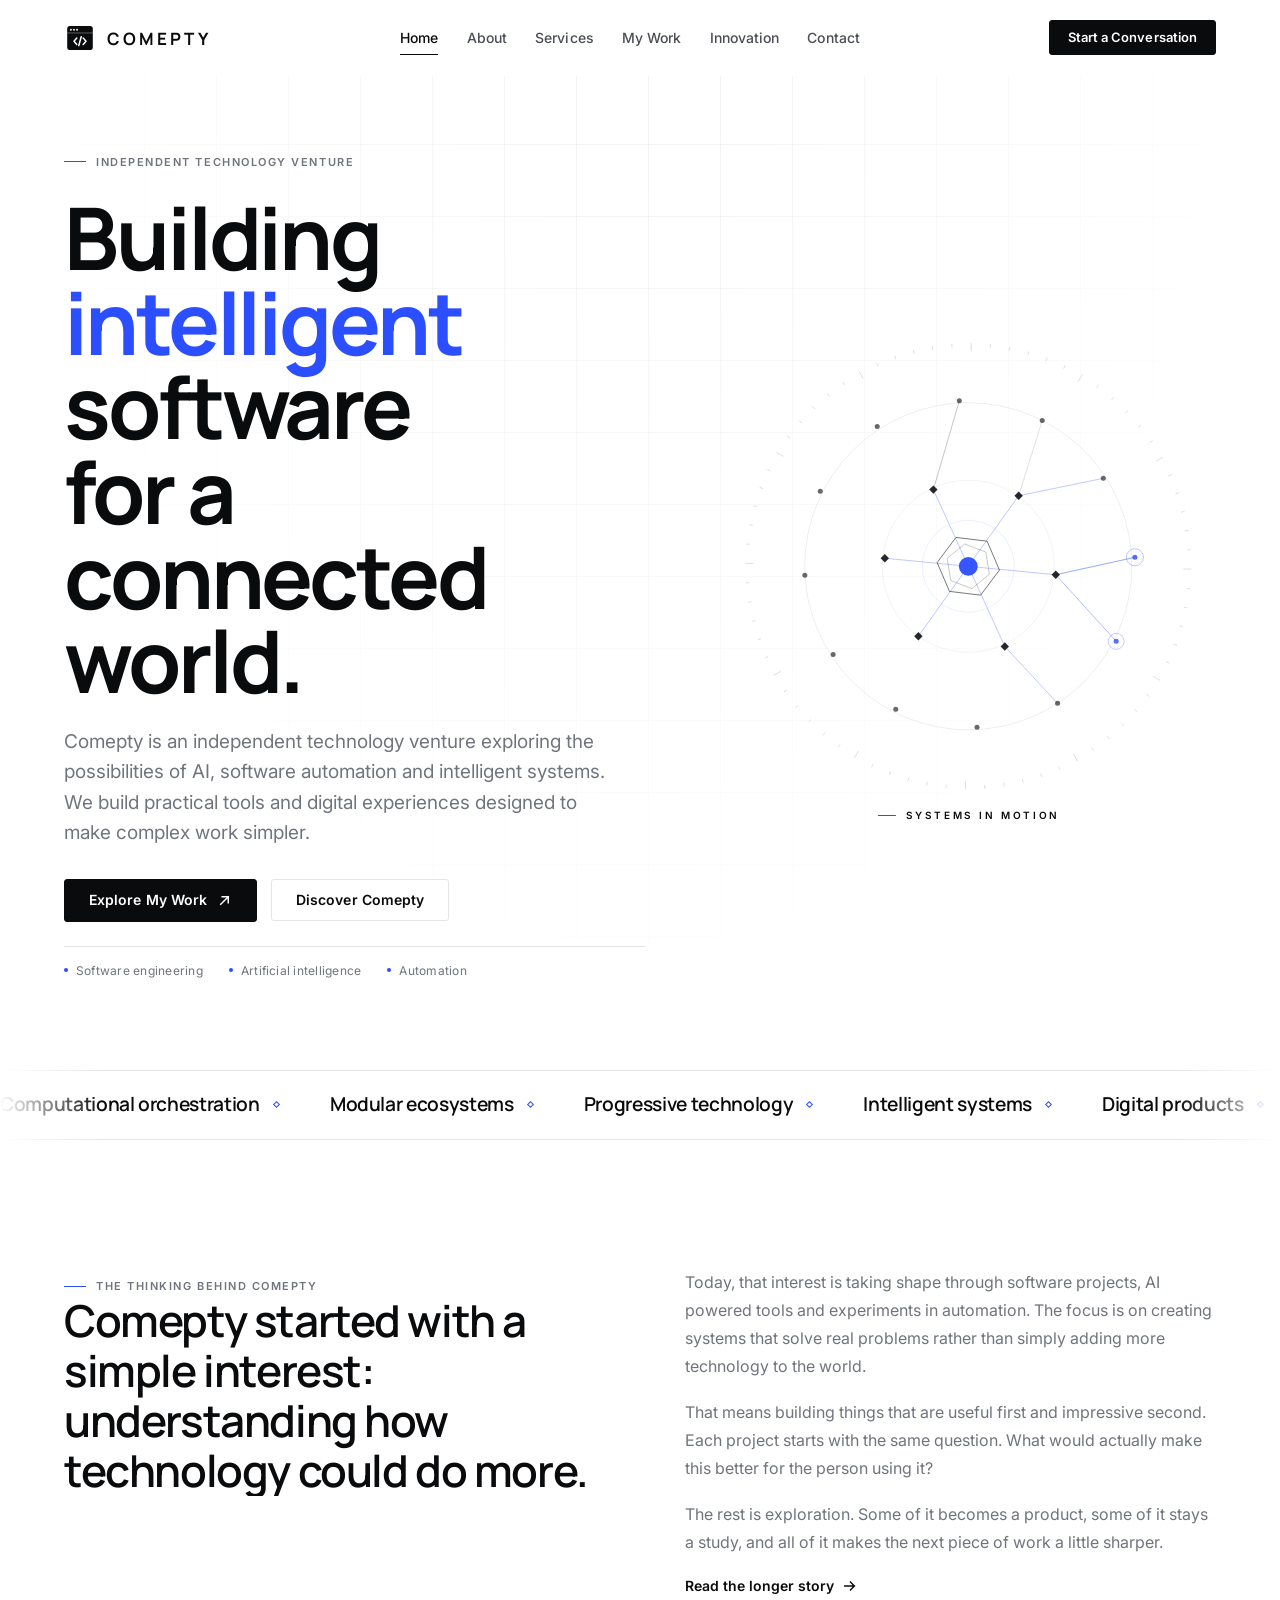
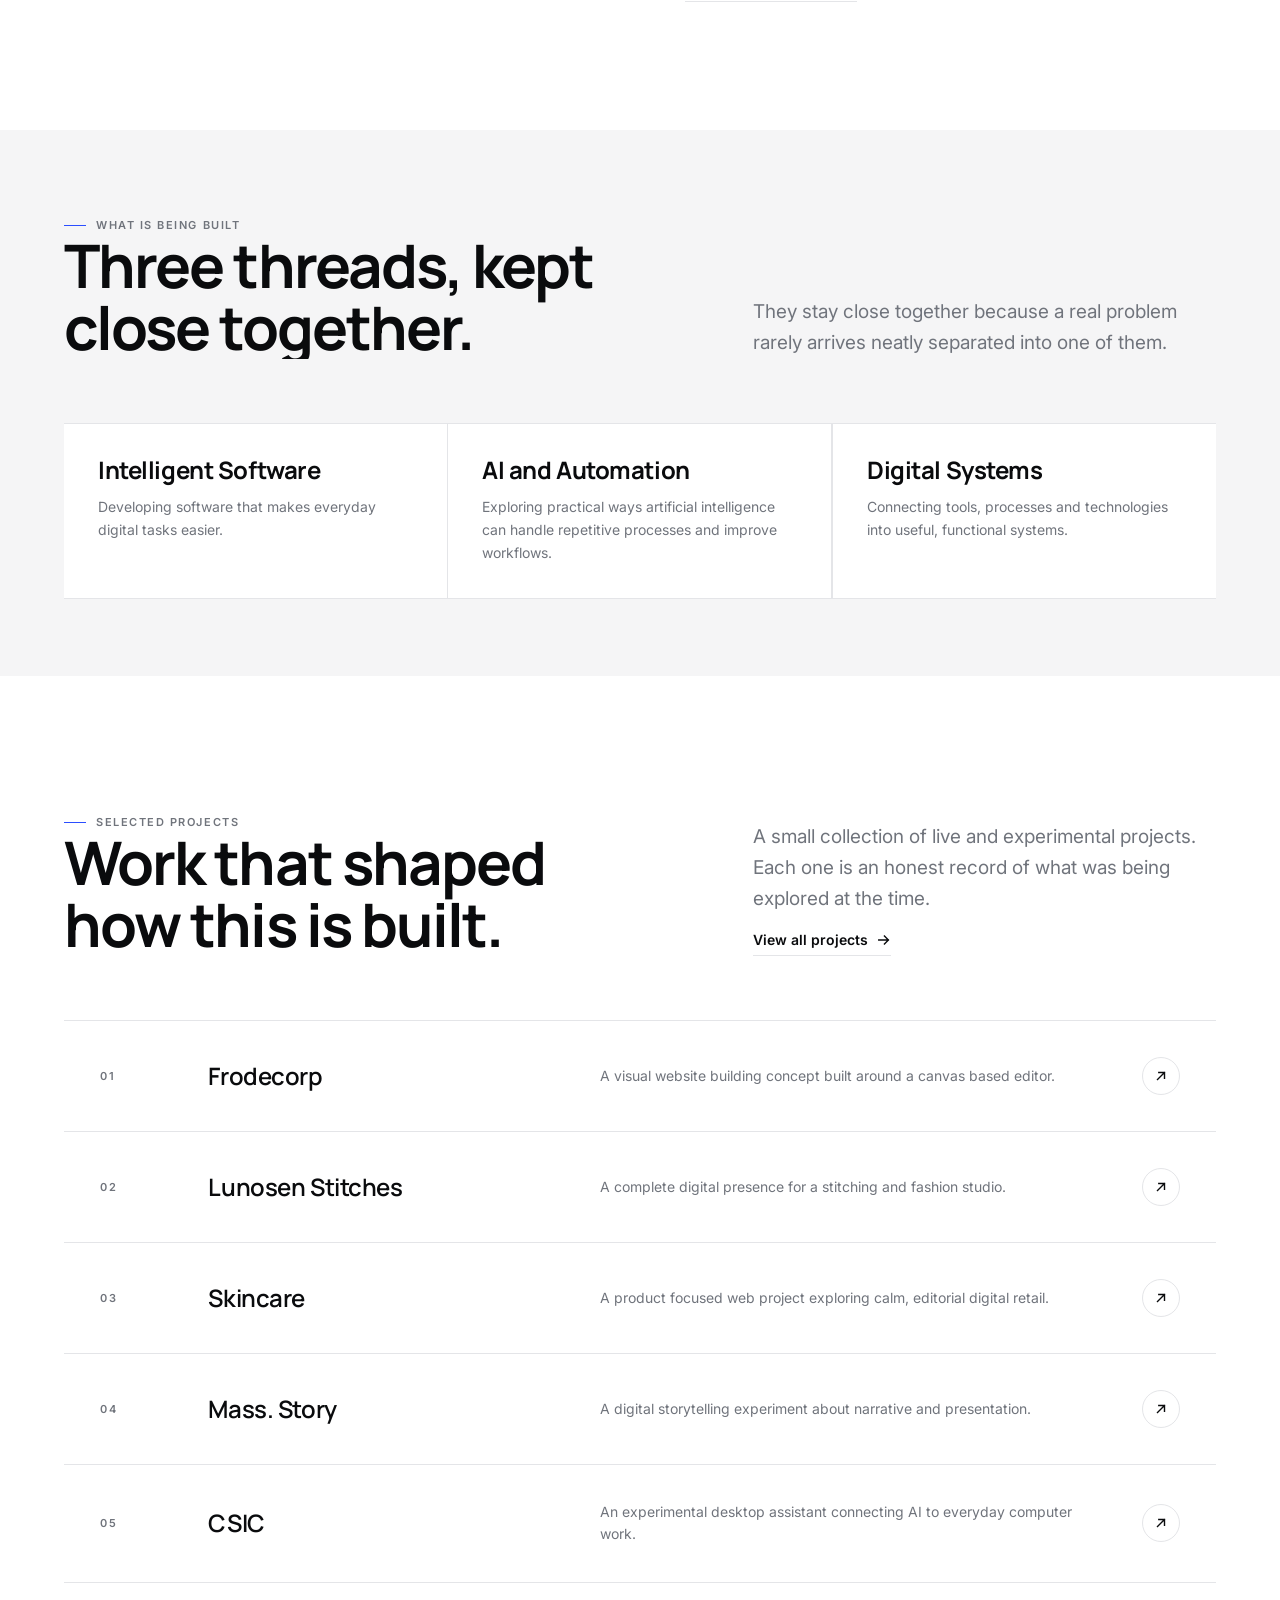
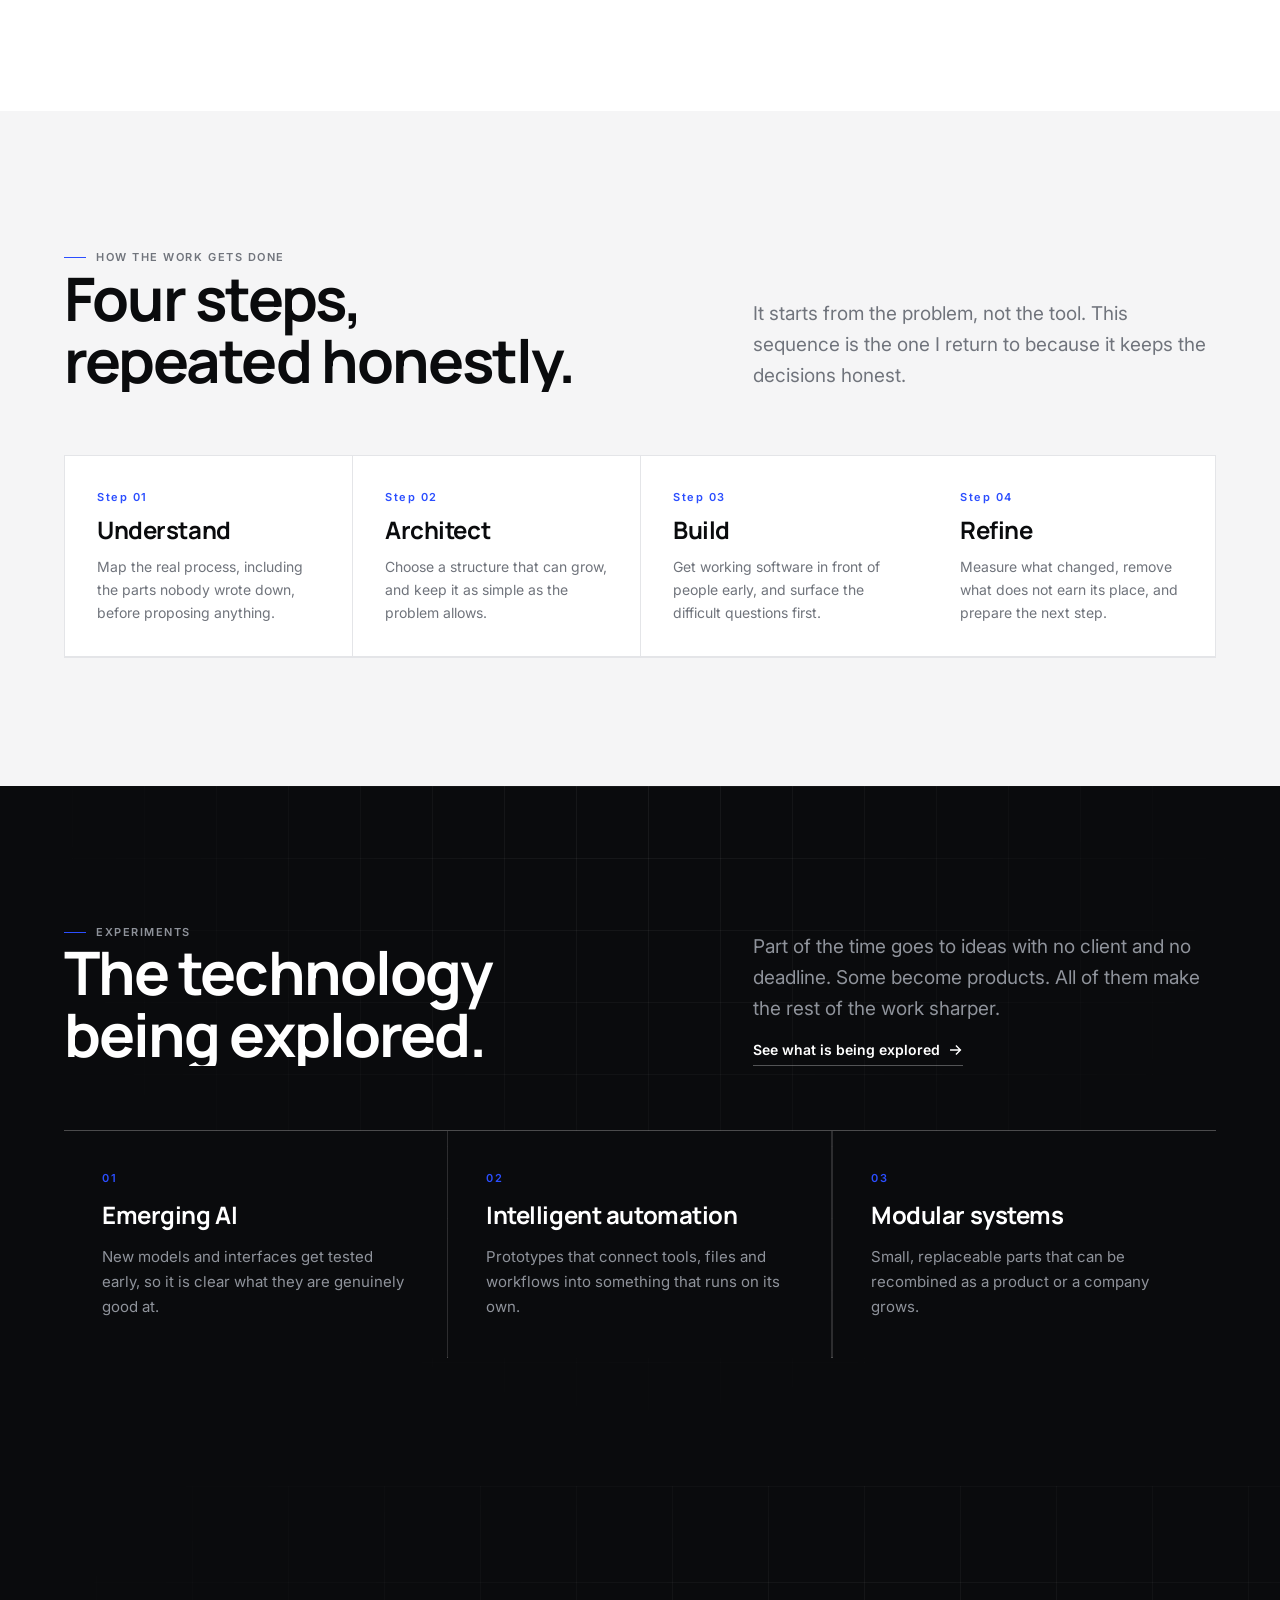
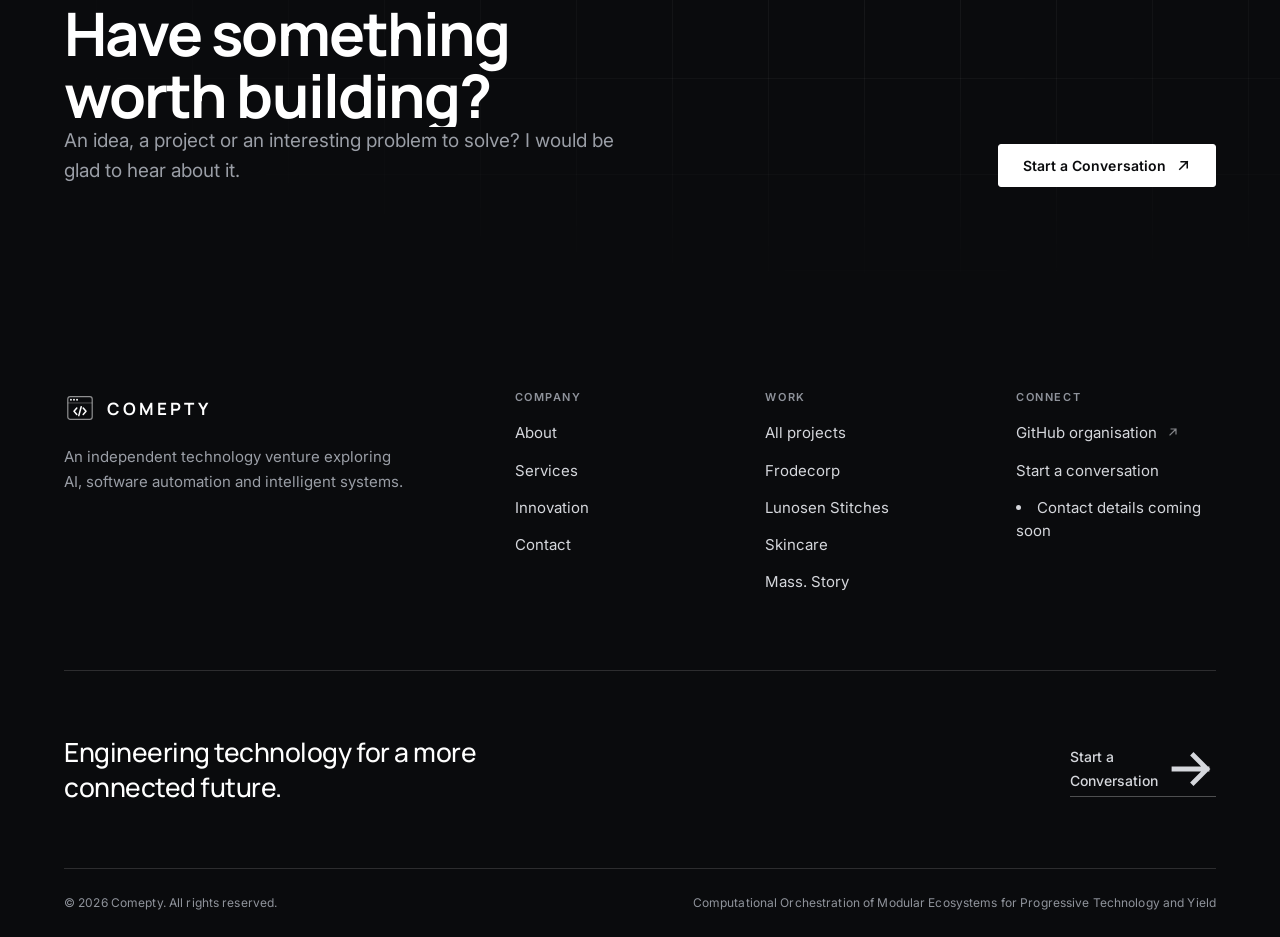
<file: index.html>
<!DOCTYPE html>
<html lang="en">

<head>
  <meta charset="utf-8">
  <meta name="viewport" content="width=device-width, initial-scale=1">
  <title>Comepty | Building intelligent software for a connected world</title>
  <meta name="description"
    content="Comepty is an independent technology venture exploring the possibilities of AI, software automation and intelligent systems. We build practical tools and digital experiences designed to make complex work simpler.">
  <meta name="theme-color" content="#0a0b0d">
  <meta property="og:type" content="website">
  <meta property="og:site_name" content="Comepty">
  <meta property="og:title" content="Comepty | Building intelligent software for a connected world">
  <meta property="og:description"
    content="An independent technology venture building practical software, AI tools and digital systems.">
  <meta name="twitter:card" content="summary_large_image">
  <link rel="icon" type="image/svg+xml" href="assets/favicon.svg">
  <link rel="preconnect" href="https://fonts.googleapis.com">
  <link rel="preconnect" href="https://fonts.gstatic.com" crossorigin>
  <link
    href="https://fonts.googleapis.com/css2?family=Inter:wght@400;500;600;700&family=Manrope:wght@500;600;700;800&display=swap"
    rel="stylesheet">
  <link rel="stylesheet" href="css/base.css">
  <link rel="stylesheet" href="css/layout.css">
  <link rel="stylesheet" href="css/components.css">
  <link rel="stylesheet" href="css/animations.css">
  <link rel="stylesheet" href="css/pages.css">
  <link rel="stylesheet" href="css/brand.css">
</head>

<body>
  <a class="skip-link" href="#main">Skip to content</a>

  <header class="site-header">
    <div class="site-header__inner">
      <a class="brand" href="index.html" aria-label="Comepty home">
        <img class="brand__mark" src="assets/logo.svg" alt="" width="32" height="32">
        <span class="brand__wordmark">Comepty</span>
      </a>

      <nav class="main-nav" aria-label="Primary">
        <a class="main-nav__link" href="index.html" aria-current="page">Home</a>
        <a class="main-nav__link" href="about.html">About</a>
        <a class="main-nav__link" href="services.html">Services</a>
        <a class="main-nav__link" href="work.html">My Work</a>
        <a class="main-nav__link" href="innovation.html">Innovation</a>
        <a class="main-nav__link" href="contact.html">Contact</a>
      </nav>

      <div class="header-actions">
        <a class="btn btn--primary btn--sm header-cta" href="contact.html">Start a Conversation</a>
        <button class="menu-toggle" type="button" aria-expanded="false" aria-controls="menu-panel"
          aria-label="Open menu">
          <span class="menu-toggle__bar"></span>
          <span class="menu-toggle__bar"></span>
          <span class="menu-toggle__bar"></span>
        </button>
      </div>
    </div>
  </header>

  <div class="menu-panel" id="menu-panel" aria-hidden="true">
    <nav class="menu-panel__list" aria-label="Mobile">
      <a class="menu-panel__link" href="index.html">Home <span>01</span></a>
      <a class="menu-panel__link" href="about.html">About <span>02</span></a>
      <a class="menu-panel__link" href="services.html">Services <span>03</span></a>
      <a class="menu-panel__link" href="work.html">My Work <span>04</span></a>
      <a class="menu-panel__link" href="innovation.html">Innovation <span>05</span></a>
      <a class="menu-panel__link" href="contact.html">Contact <span>06</span></a>
    </nav>
    <div class="menu-panel__foot">
      <p class="eyebrow">Engineering possibilities</p>
      <a class="btn btn--accent btn--block" href="contact.html">Start a Conversation</a>
    </div>
  </div>

  <main id="main">

    <!-- HERO -->
    <section class="hero">
      <div class="grid-backdrop" aria-hidden="true"></div>
      <div class="shell">
        <div class="hero__grid">
          <div class="hero__copy">
            <p class="eyebrow hero__eyebrow">Independent technology venture</p>
            <h1 class="hero__title">
              <span class="hero__title-line">Building</span>
              <span class="hero__title-line"><em>intelligent</em> software</span>
              <span class="hero__title-line">for a connected world.</span>
            </h1>
            <p class="hero__lede">Comepty is an independent technology venture exploring the possibilities of AI,
              software automation and intelligent systems. We build practical tools and digital experiences designed to
              make complex work simpler.</p>
            <div class="hero__actions">
              <a class="btn btn--primary" href="work.html">
                Explore My Work
                <svg viewBox="0 0 16 16" fill="none" aria-hidden="true">
                  <path d="M4 12 12 4M12 4H5.5M12 4v6.5" stroke="currentColor" stroke-width="1.6"
                    stroke-linecap="square" />
                </svg>
              </a>
              <a class="btn btn--ghost" href="about.html">Discover Comepty</a>
            </div>
            <div class="hero__meta">
              <span>Software engineering</span>
              <span>Artificial intelligence</span>
              <span>Automation</span>
            </div>
          </div>

          <div class="hero__visual">
            <canvas id="ecosystem-canvas" aria-hidden="true"></canvas>
            <p class="hero__visual-caption"><span class="hero__visual-caption-mark"></span>Systems in Motion</p>
          </div>
        </div>
      </div>
    </section>

    <!-- MARQUEE -->
    <div class="marquee" aria-hidden="true">
      <div class="marquee__track">
        <div class="marquee__group">
          <span class="marquee__item">Computational orchestration</span>
          <span class="marquee__item">Modular ecosystems</span>
          <span class="marquee__item">Progressive technology</span>
          <span class="marquee__item">Intelligent systems</span>
          <span class="marquee__item">Digital products</span>
        </div>
        <div class="marquee__group">
          <span class="marquee__item">Computational orchestration</span>
          <span class="marquee__item">Modular ecosystems</span>
          <span class="marquee__item">Progressive technology</span>
          <span class="marquee__item">Intelligent systems</span>
          <span class="marquee__item">Digital products</span>
        </div>
      </div>
    </div>

    <!-- INTRO -->
    <section class="section">
      <div class="shell">
        <div class="intro-split">
          <div>
            <p class="eyebrow" data-reveal>The thinking behind Comepty</p>
            <p class="intro-split__lead" data-reveal style="--reveal-delay: 80ms">Comepty started with a simple
              interest: understanding how technology could do more.</p>
          </div>
          <div class="intro-split__body">
            <p data-reveal style="--reveal-delay: 120ms">Today, that interest is taking shape through software projects,
              AI powered tools and experiments in automation. The focus is on creating systems that solve real problems
              rather than simply adding more technology to the world.</p>
            <p data-reveal style="--reveal-delay: 200ms">That means building things that are useful first and impressive
              second. Each project starts with the same question. What would actually make this better for the person
              using it?</p>
            <p data-reveal style="--reveal-delay: 280ms">The rest is exploration. Some of it becomes a product, some of
              it stays a study, and all of it makes the next piece of work a little sharper.</p>
            <a class="link-arrow" href="about.html" data-reveal style="--reveal-delay: 340ms">
              Read the longer story
              <svg viewBox="0 0 16 16" fill="none" aria-hidden="true">
                <path d="M2 8h11M8.5 3.5 13 8l-4.5 4.5" stroke="currentColor" stroke-width="1.6"
                  stroke-linecap="square" />
              </svg>
            </a>
          </div>
        </div>
      </div>
    </section>

    <!-- CAPABILITIES -->
    <section class="section section--tight section--soft">
      <div class="shell">
        <div class="section-head">
          <div>
            <p class="eyebrow" data-reveal>What is being built</p>
            <h2 class="h2 section-head__title" data-reveal style="--reveal-delay: 80ms">Three threads, kept close
              together.</h2>
          </div>
          <div class="section-head__side">
            <p class="lede" data-reveal style="--reveal-delay: 140ms">They stay close together because a real problem
              rarely arrives neatly separated into one of them.</p>
          </div>
        </div>
      </div>
      <div class="shell shell--wide">
        <div class="capability-strip" data-stagger>
          <a class="capability-strip__cell lift" href="services.html">
            <h3>Intelligent Software</h3>
            <p>Developing software that makes everyday digital tasks easier.</p>
          </a>
          <a class="capability-strip__cell lift" href="services.html">
            <h3>AI and Automation</h3>
            <p>Exploring practical ways artificial intelligence can handle repetitive processes and improve workflows.
            </p>
          </a>
          <a class="capability-strip__cell lift" href="services.html">
            <h3>Digital Systems</h3>
            <p>Connecting tools, processes and technologies into useful, functional systems.</p>
          </a>
        </div>
      </div>
    </section>

    <!-- FEATURED WORK -->
    <section class="section">
      <div class="shell">
        <div class="section-head">
          <div>
            <p class="eyebrow" data-reveal>Selected projects</p>
            <h2 class="h2 section-head__title" data-reveal style="--reveal-delay: 80ms">Work that shaped how this is
              built.</h2>
          </div>
          <div class="section-head__side">
            <p class="lede" data-reveal style="--reveal-delay: 140ms">A small collection of live and experimental
              projects. Each one is an honest record of what was being explored at the time.</p>
            <a class="link-arrow" href="work.html" data-reveal style="--reveal-delay: 200ms">
              View all projects
              <svg viewBox="0 0 16 16" fill="none" aria-hidden="true">
                <path d="M2 8h11M8.5 3.5 13 8l-4.5 4.5" stroke="currentColor" stroke-width="1.6"
                  stroke-linecap="square" />
              </svg>
            </a>
          </div>
        </div>
      </div>
      <div class="shell shell--wide">
        <div class="featured-stack" data-stagger>
          <a class="featured-row" href="work.html">
            <span class="featured-row__index">01</span>
            <span class="featured-row__name">Frodecorp</span>
            <span class="featured-row__desc">A visual website building concept built around a canvas based
              editor.</span>
            <span class="featured-row__go"><svg viewBox="0 0 16 16" fill="none" aria-hidden="true">
                <path d="M4 12 12 4M12 4H5.5M12 4v6.5" stroke="currentColor" stroke-width="1.6"
                  stroke-linecap="square" />
              </svg></span>
          </a>
          <a class="featured-row" href="work.html">
            <span class="featured-row__index">02</span>
            <span class="featured-row__name">Lunosen Stitches</span>
            <span class="featured-row__desc">A complete digital presence for a stitching and fashion studio.</span>
            <span class="featured-row__go"><svg viewBox="0 0 16 16" fill="none" aria-hidden="true">
                <path d="M4 12 12 4M12 4H5.5M12 4v6.5" stroke="currentColor" stroke-width="1.6"
                  stroke-linecap="square" />
              </svg></span>
          </a>
          <a class="featured-row" href="work.html">
            <span class="featured-row__index">03</span>
            <span class="featured-row__name">Skincare</span>
            <span class="featured-row__desc">A product focused web project exploring calm, editorial digital
              retail.</span>
            <span class="featured-row__go"><svg viewBox="0 0 16 16" fill="none" aria-hidden="true">
                <path d="M4 12 12 4M12 4H5.5M12 4v6.5" stroke="currentColor" stroke-width="1.6"
                  stroke-linecap="square" />
              </svg></span>
          </a>
          <a class="featured-row" href="work.html">
            <span class="featured-row__index">04</span>
            <span class="featured-row__name">Mass. Story</span>
            <span class="featured-row__desc">A digital storytelling experiment about narrative and presentation.</span>
            <span class="featured-row__go"><svg viewBox="0 0 16 16" fill="none" aria-hidden="true">
                <path d="M4 12 12 4M12 4H5.5M12 4v6.5" stroke="currentColor" stroke-width="1.6"
                  stroke-linecap="square" />
              </svg></span>
          </a>
          <a class="featured-row" href="work.html">
            <span class="featured-row__index">05</span>
            <span class="featured-row__name">CSIC</span>
            <span class="featured-row__desc">An experimental desktop assistant connecting AI to everyday computer
              work.</span>
            <span class="featured-row__go"><svg viewBox="0 0 16 16" fill="none" aria-hidden="true">
                <path d="M4 12 12 4M12 4H5.5M12 4v6.5" stroke="currentColor" stroke-width="1.6"
                  stroke-linecap="square" />
              </svg></span>
          </a>
        </div>
      </div>
    </section>

    <!-- APPROACH -->
    <section class="section section--soft">
      <div class="shell">
        <div class="section-head">
          <div>
            <p class="eyebrow" data-reveal>How the work gets done</p>
            <h2 class="h2 section-head__title" data-reveal style="--reveal-delay: 80ms">Four steps, repeated honestly.
            </h2>
          </div>
          <div class="section-head__side">
            <p class="lede" data-reveal style="--reveal-delay: 140ms">It starts from the problem, not the tool. This
              sequence is the one I return to because it keeps the decisions honest.</p>
          </div>
        </div>
        <div class="process" data-stagger>
          <div class="process__step">
            <span class="process__num">Step 01</span>
            <h3>Understand</h3>
            <p>Map the real process, including the parts nobody wrote down, before proposing anything.</p>
          </div>
          <div class="process__step">
            <span class="process__num">Step 02</span>
            <h3>Architect</h3>
            <p>Choose a structure that can grow, and keep it as simple as the problem allows.</p>
          </div>
          <div class="process__step">
            <span class="process__num">Step 03</span>
            <h3>Build</h3>
            <p>Get working software in front of people early, and surface the difficult questions first.</p>
          </div>
          <div class="process__step">
            <span class="process__num">Step 04</span>
            <h3>Refine</h3>
            <p>Measure what changed, remove what does not earn its place, and prepare the next step.</p>
          </div>
        </div>
      </div>
    </section>

    <section class="section section--dark">
      <div class="grid-backdrop" aria-hidden="true"></div>
      <div class="shell">
        <div class="section-head">
          <div>
            <p class="eyebrow" data-reveal>Experiments</p>
            <h2 class="h2 section-head__title" data-reveal style="--reveal-delay: 80ms">The technology being explored.
            </h2>
          </div>
          <div class="section-head__side">
            <p class="lede" data-reveal style="--reveal-delay: 140ms">Part of the time goes to ideas with no client and
              no deadline. Some become products. All of them make the rest of the work sharper.</p>
            <a class="link-arrow link-arrow--light" href="innovation.html" data-reveal style="--reveal-delay: 200ms">See
              what is being explored <svg viewBox="0 0 16 16" fill="none" aria-hidden="true">
                <path d="M2 8h11M8.5 3.5 13 8l-4.5 4.5" stroke="currentColor" stroke-width="1.6"
                  stroke-linecap="square" />
              </svg></a>
          </div>
        </div>
        <div class="hair-grid hair-grid--3" data-stagger>
          <div class="feature-item"><span class="feature-item__index">01</span>
            <h3>Emerging AI</h3>
            <p>New models and interfaces get tested early, so it is clear what they are genuinely good at.</p>
          </div>
          <div class="feature-item"><span class="feature-item__index">02</span>
            <h3>Intelligent automation</h3>
            <p>Prototypes that connect tools, files and workflows into something that runs on its own.</p>
          </div>
          <div class="feature-item"><span class="feature-item__index">03</span>
            <h3>Modular systems</h3>
            <p>Small, replaceable parts that can be recombined as a product or a company grows.</p>
          </div>
        </div>
      </div>
    </section>

    <section class="cta-band">
      <div class="cta-band__grid" aria-hidden="true"></div>
      <div class="shell">
        <div class="cta-band__inner">
          <div>
            <h2 data-reveal>Have something worth building?</h2>
            <p data-reveal style="--reveal-delay: 100ms">An idea, a project or an interesting problem to solve? I would
              be glad to hear about it.</p>
          </div>
          <div class="cta-band__actions" data-reveal style="--reveal-delay: 180ms">
            <a class="btn btn--light" href="contact.html">Start a Conversation <svg viewBox="0 0 16 16" fill="none"
                aria-hidden="true">
                <path d="M4 12 12 4M12 4H5.5M12 4v6.5" stroke="currentColor" stroke-width="1.6"
                  stroke-linecap="square" />
              </svg></a>
          </div>
        </div>
      </div>
    </section>

  </main>

  <footer class="site-footer">
    <div class="shell">
      <div class="site-footer__top">
        <div class="footer-brand">
          <a class="brand" href="index.html" aria-label="Comepty home"><img class="brand__mark"
              src="assets/logo-light.svg" alt="" width="32" height="32"><span class="brand__wordmark">Comepty</span></a>
          <p>An independent technology venture exploring AI, software automation and intelligent systems.</p>
        </div>
        <div class="footer-col">
          <h3>Company</h3>
          <a href="about.html">About</a>
          <a href="services.html">Services</a>
          <a href="innovation.html">Innovation</a>
          <a href="contact.html">Contact</a>
        </div>
        <div class="footer-col">
          <h3>Work</h3>
          <a href="work.html">All projects</a>
          <a href="https://comepty-official.github.io/Frodecorp-/" target="_blank"
            rel="noopener noreferrer">Frodecorp</a>
          <a href="https://lunosenstitches.org/" target="_blank" rel="noopener noreferrer">Lunosen Stitches</a>
          <a href="https://skincare.comepty-org.workers.dev/" target="_blank" rel="noopener noreferrer">Skincare</a>
          <a href="https://comepty-official.github.io/MASS.-STORY/" target="_blank" rel="noopener noreferrer">Mass.
            Story</a>
        </div>
        <div class="footer-col">
          <h3>Connect</h3>
          <a href="https://github.com/comepty-official/" target="_blank" rel="noopener noreferrer">GitHub organisation
            <svg viewBox="0 0 16 16" fill="none" aria-hidden="true">
              <path d="M4 12 12 4M12 4H5.5M12 4v6.5" stroke="currentColor" stroke-width="1.6" stroke-linecap="square" />
            </svg></a>
          <a href="contact.html">Start a conversation</a>
          <li class="text-muted">Contact details coming soon</li>
        </div>
      </div>
      <div class="footer-statement">
        <p>Engineering technology for a more connected future.</p>
        <a href="contact.html">Start a Conversation <svg viewBox="0 0 16 16" fill="none" aria-hidden="true">
            <path d="M2 8h11M8.5 3.5 13 8l-4.5 4.5" stroke="currentColor" stroke-width="1.6" stroke-linecap="square" />
          </svg></a>
      </div>
      <div class="footer-base">
        <span>&copy; <span id="year">2026</span> Comepty. All rights reserved.</span>
        <div class="footer-base__meta"><span>Computational Orchestration of Modular Ecosystems for Progressive
            Technology and Yield</span></div>
      </div>
    </div>
  </footer>

  <script src="js/hero.js" defer></script>
  <script src="js/main.js" defer></script>
</body>

</html>
</file>
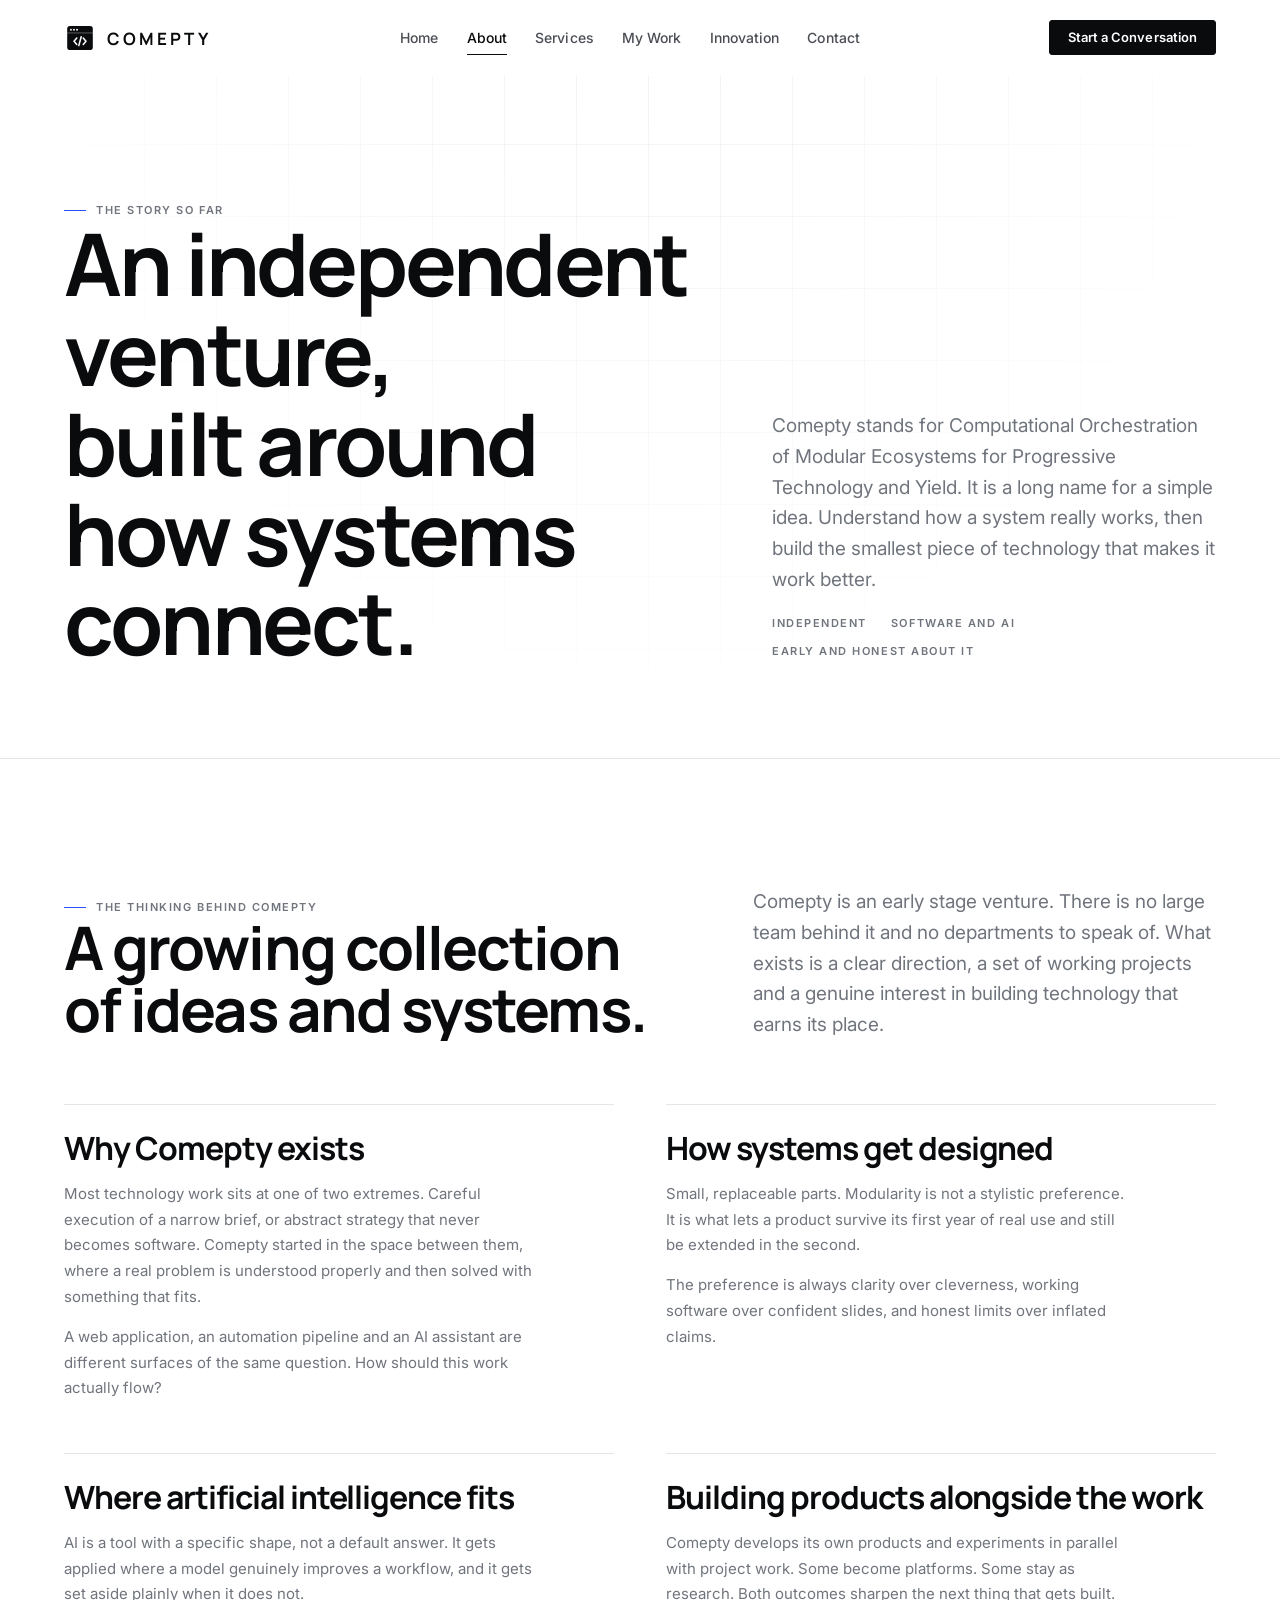
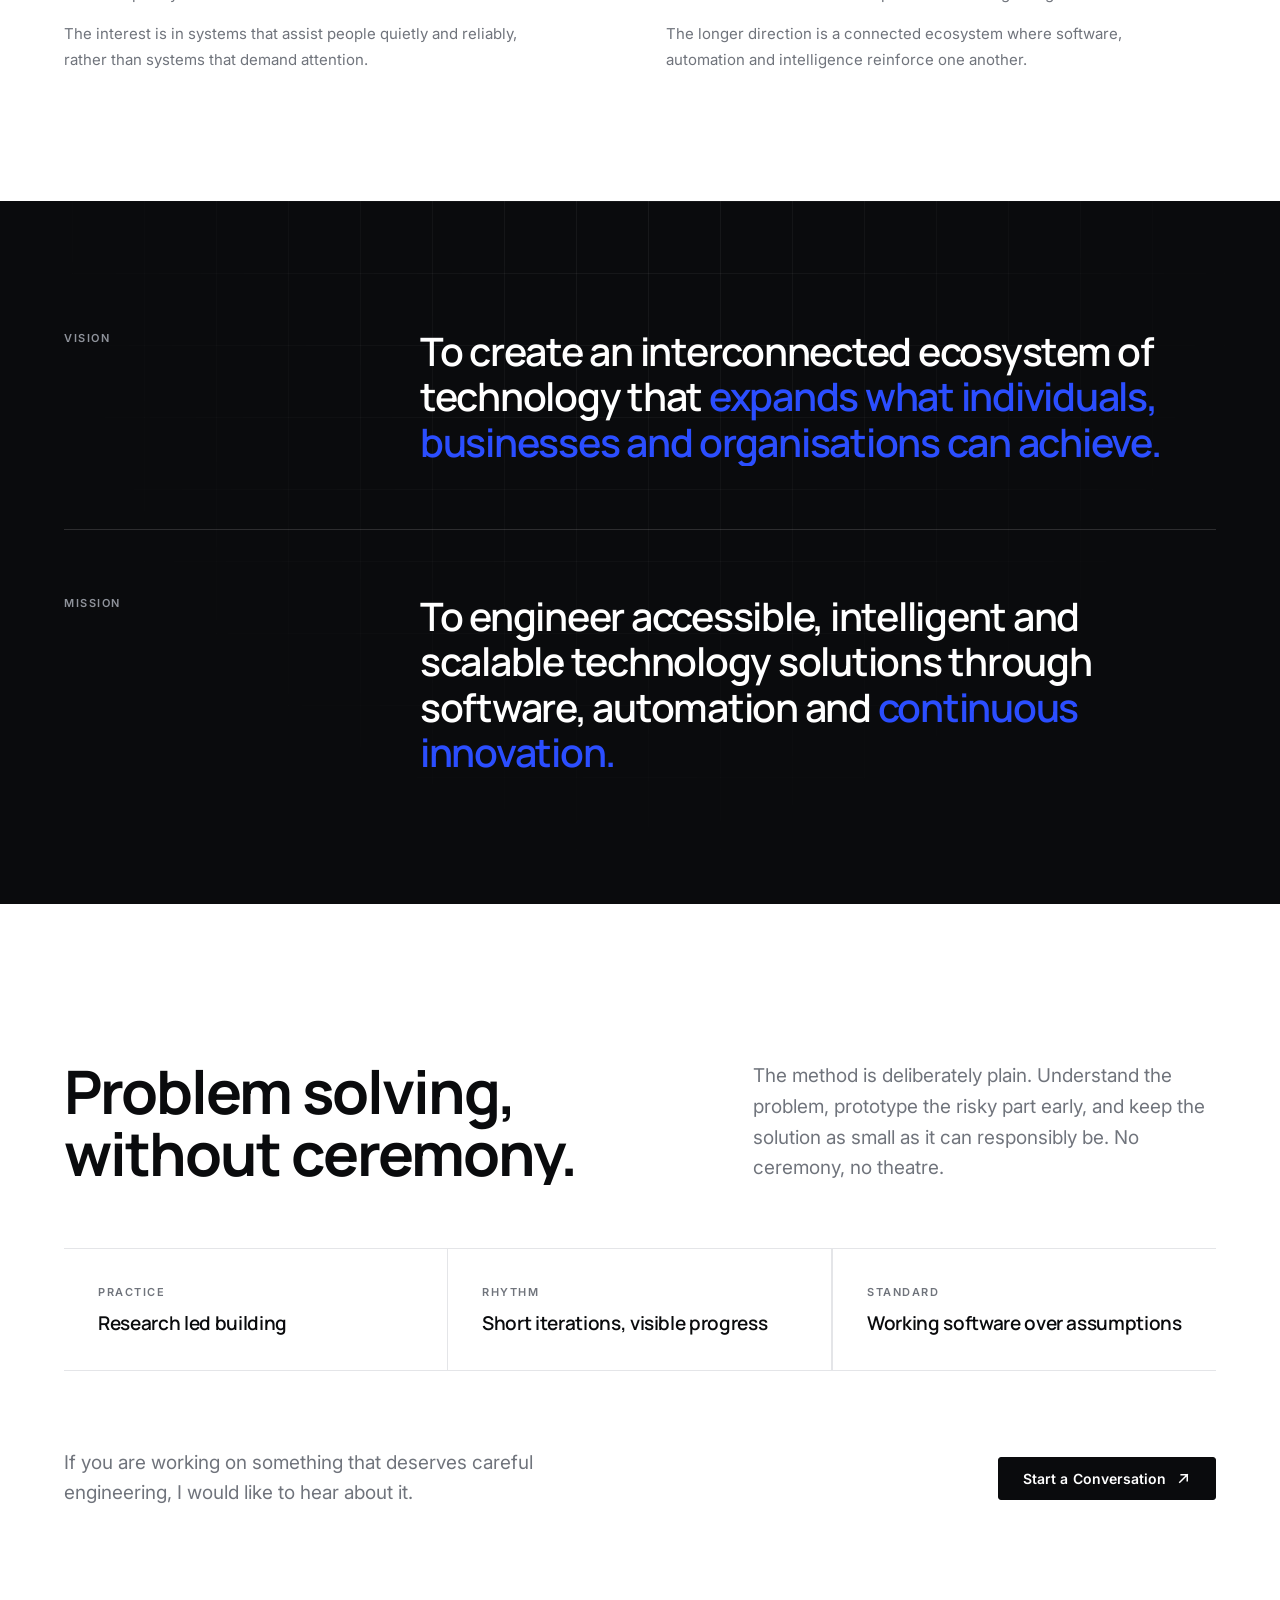
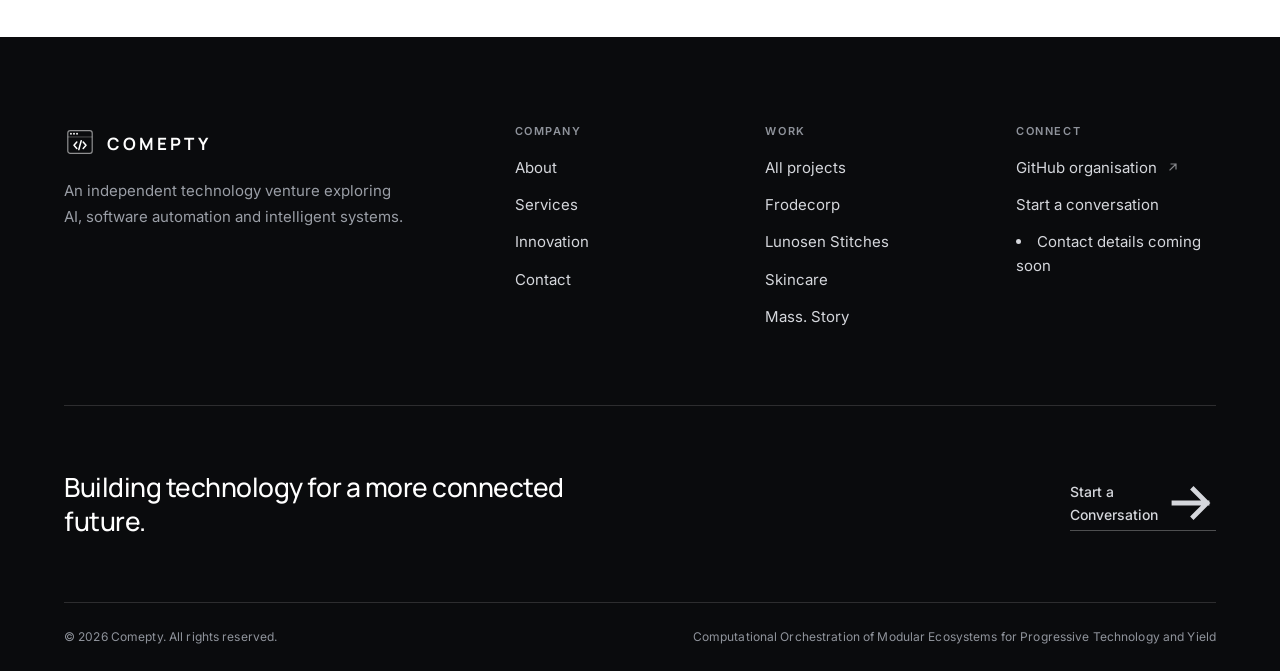
<file: about.html>
<!DOCTYPE html>
<html lang="en">

<head>
  <meta charset="utf-8">
  <meta name="viewport" content="width=device-width, initial-scale=1">
  <title>About | Comepty</title>
  <meta name="description"
    content="The story behind Comepty, an independent technology venture exploring AI, software automation and intelligent systems, and the thinking that shapes what gets built.">
  <meta name="theme-color" content="#0a0b0d">
  <meta property="og:type" content="website">
  <meta property="og:site_name" content="Comepty">
  <meta property="og:title" content="About | Comepty">
  <meta property="og:description" content="The story behind Comepty and the thinking that shapes what gets built.">
  <meta name="twitter:card" content="summary_large_image">
  <link rel="icon" type="image/svg+xml" href="assets/favicon.svg">
  <link rel="preconnect" href="https://fonts.googleapis.com">
  <link rel="preconnect" href="https://fonts.gstatic.com" crossorigin>
  <link
    href="https://fonts.googleapis.com/css2?family=Inter:wght@400;500;600;700&family=Manrope:wght@500;600;700;800&display=swap"
    rel="stylesheet">
  <link rel="stylesheet" href="css/base.css">
  <link rel="stylesheet" href="css/layout.css">
  <link rel="stylesheet" href="css/components.css">
  <link rel="stylesheet" href="css/animations.css">
  <link rel="stylesheet" href="css/pages.css">
  <link rel="stylesheet" href="css/brand.css">
</head>

<body>
  <a class="skip-link" href="#main">Skip to content</a>

  <header class="site-header">
    <div class="site-header__inner">
      <a class="brand" href="index.html" aria-label="Comepty home">
        <img class="brand__mark" src="assets/logo.svg" alt="" width="32" height="32">
        <span class="brand__wordmark">Comepty</span>
      </a>
      <nav class="main-nav" aria-label="Primary">
        <a class="main-nav__link" href="index.html">Home</a>
        <a class="main-nav__link" href="about.html" aria-current="page">About</a>
        <a class="main-nav__link" href="services.html">Services</a>
        <a class="main-nav__link" href="work.html">My Work</a>
        <a class="main-nav__link" href="innovation.html">Innovation</a>
        <a class="main-nav__link" href="contact.html">Contact</a>
      </nav>
      <div class="header-actions">
        <a class="btn btn--primary btn--sm header-cta" href="contact.html">Start a Conversation</a>
        <button class="menu-toggle" type="button" aria-expanded="false" aria-controls="menu-panel"
          aria-label="Open menu">
          <span class="menu-toggle__bar"></span>
          <span class="menu-toggle__bar"></span>
          <span class="menu-toggle__bar"></span>
        </button>
      </div>
    </div>
  </header>

  <div class="menu-panel" id="menu-panel" aria-hidden="true">
    <nav class="menu-panel__list" aria-label="Mobile">
      <a class="menu-panel__link" href="index.html">Home <span>01</span></a>
      <a class="menu-panel__link" href="about.html">About <span>02</span></a>
      <a class="menu-panel__link" href="services.html">Services <span>03</span></a>
      <a class="menu-panel__link" href="work.html">My Work <span>04</span></a>
      <a class="menu-panel__link" href="innovation.html">Innovation <span>05</span></a>
      <a class="menu-panel__link" href="contact.html">Contact <span>06</span></a>
    </nav>
    <div class="menu-panel__foot">
      <p class="eyebrow">Engineering possibilities</p>
      <a class="btn btn--accent btn--block" href="contact.html">Start a Conversation</a>
    </div>
  </div>

  <main id="main">

    <section class="page-intro">
      <div class="grid-backdrop" aria-hidden="true"></div>
      <div class="shell">
        <div class="page-intro__inner">
          <div>
            <p class="eyebrow" data-reveal>The story so far</p>
            <h1 data-reveal style="--reveal-delay: 80ms">An independent venture, built around how systems connect.</h1>
          </div>
          <div class="page-intro__aside">
            <p class="lede" data-reveal style="--reveal-delay: 140ms">Comepty stands for Computational Orchestration of
              Modular Ecosystems for Progressive Technology and Yield. It is a long name for a simple idea. Understand
              how a system really works, then build the smallest piece of technology that makes it work better.</p>
            <div class="page-intro__meta" data-reveal style="--reveal-delay: 200ms">
              <span>Independent</span>
              <span>Software and AI</span>
              <span>Early and honest about it</span>
            </div>
          </div>
        </div>
      </div>
    </section>

    <section class="section">
      <div class="shell">
        <div class="section-head">
          <div>
            <p class="eyebrow" data-reveal>The thinking behind Comepty</p>
            <h2 class="h2 section-head__title" data-reveal style="--reveal-delay: 80ms">A growing collection of ideas
              and systems.</h2>
          </div>
          <div class="section-head__side">
            <p class="lede" data-reveal style="--reveal-delay: 140ms">Comepty is an early stage venture. There is no
              large team behind it and no departments to speak of. What exists is a clear direction, a set of working
              projects and a genuine interest in building technology that earns its place.</p>
          </div>
        </div>

        <div class="philosophy">
          <div class="philosophy__block">
            <h2>Why Comepty exists</h2>
            <p>Most technology work sits at one of two extremes. Careful execution of a narrow brief, or abstract
              strategy that never becomes software. Comepty started in the space between them, where a real problem is
              understood properly and then solved with something that fits.</p>
            <p>A web application, an automation pipeline and an AI assistant are different surfaces of the same
              question. How should this work actually flow?</p>
          </div>
          <div class="philosophy__block">
            <h2>How systems get designed</h2>
            <p>Small, replaceable parts. Modularity is not a stylistic preference. It is what lets a product survive its
              first year of real use and still be extended in the second.</p>
            <p>The preference is always clarity over cleverness, working software over confident slides, and honest
              limits over inflated claims.</p>
          </div>
          <div class="philosophy__block">
            <h2>Where artificial intelligence fits</h2>
            <p>AI is a tool with a specific shape, not a default answer. It gets applied where a model genuinely
              improves a workflow, and it gets set aside plainly when it does not.</p>
            <p>The interest is in systems that assist people quietly and reliably, rather than systems that demand
              attention.</p>
          </div>
          <div class="philosophy__block">
            <h2>Building products alongside the work</h2>
            <p>Comepty develops its own products and experiments in parallel with project work. Some become platforms.
              Some stay as research. Both outcomes sharpen the next thing that gets built.</p>
            <p>The longer direction is a connected ecosystem where software, automation and intelligence reinforce one
              another.</p>
          </div>
        </div>
      </div>
    </section>

    <section class="section section--dark">
      <div class="grid-backdrop" aria-hidden="true"></div>
      <div class="shell">
        <div class="statement">
          <p class="statement__label">Vision</p>
          <p class="statement__text">To create an interconnected ecosystem of technology that <em>expands what
              individuals, businesses and organisations can achieve.</em></p>
        </div>
        <hr class="rule" style="margin-block: clamp(40px, 5vw, 64px);">
        <div class="statement">
          <p class="statement__label">Mission</p>
          <p class="statement__text">To engineer accessible, intelligent and scalable technology solutions through
            software, automation and <em>continuous innovation.</em></p>
        </div>
      </div>
    </section>

    <section class="section">
      <div class="shell">
        <div class="section-head">
          <div>
            <p class="eyebrow" data-reveal>How the work is done</p>
            <h2 class="h2 section-head__title" data-reveal style="--reveal-delay: 80ms">Problem solving, without
              ceremony.</h2>
          </div>
          <div class="section-head__side">
            <p class="lede" data-reveal style="--reveal-delay: 140ms">The method is deliberately plain. Understand the
              problem, prototype the risky part early, and keep the solution as small as it can responsibly be. No
              ceremony, no theatre.</p>
          </div>
        </div>

        <div class="def-grid" data-stagger>
          <dl class="def-grid__item">
            <dt>Practice</dt>
            <dd>Research led building</dd>
          </dl>
          <dl class="def-grid__item">
            <dt>Rhythm</dt>
            <dd>Short iterations, visible progress</dd>
          </dl>
          <dl class="def-grid__item">
            <dt>Standard</dt>
            <dd>Working software over assumptions</dd>
          </dl>
        </div>

        <div class="page-cta" style="margin-top: clamp(48px, 6vw, 88px);">
          <p data-reveal>If you are working on something that deserves careful engineering, I would like to hear about
            it.</p>
          <a class="btn btn--primary" href="contact.html" data-reveal style="--reveal-delay: 80ms">
            Start a Conversation
            <svg viewBox="0 0 16 16" fill="none" aria-hidden="true">
              <path d="M4 12 12 4M12 4H5.5M12 4v6.5" stroke="currentColor" stroke-width="1.6" stroke-linecap="square" />
            </svg>
          </a>
        </div>
      </div>
    </section>

  </main>

  <footer class="site-footer">
    <div class="shell">
      <div class="site-footer__top">
        <div class="footer-brand">
          <a class="brand" href="index.html" aria-label="Comepty home">
            <img class="brand__mark" src="assets/logo-light.svg" alt="" width="32" height="32">
            <span class="brand__wordmark">Comepty</span>
          </a>
          <p>An independent technology venture exploring AI, software automation and intelligent systems.</p>
        </div>
        <div class="footer-col">
          <h3>Company</h3>
          <a href="about.html">About</a>
          <a href="services.html">Services</a>
          <a href="innovation.html">Innovation</a>
          <a href="contact.html">Contact</a>
        </div>
        <div class="footer-col">
          <h3>Work</h3>
          <a href="work.html">All projects</a>
          <a href="https://comepty-official.github.io/Frodecorp-/" target="_blank"
            rel="noopener noreferrer">Frodecorp</a>
          <a href="https://lunosenstitches.org/" target="_blank" rel="noopener noreferrer">Lunosen Stitches</a>
          <a href="https://skincare.comepty-org.workers.dev/" target="_blank" rel="noopener noreferrer">Skincare</a>
          <a href="https://comepty-official.github.io/MASS.-STORY/" target="_blank" rel="noopener noreferrer">Mass.
            Story</a>
        </div>
        <div class="footer-col">
          <h3>Connect</h3>
          <a href="https://github.com/comepty-official/" target="_blank" rel="noopener noreferrer">
            GitHub organisation
            <svg viewBox="0 0 16 16" fill="none" aria-hidden="true">
              <path d="M4 12 12 4M12 4H5.5M12 4v6.5" stroke="currentColor" stroke-width="1.6" stroke-linecap="square" />
            </svg>
          </a>
          <a href="contact.html">Start a conversation</a>
          <li class="text-muted">Contact details coming soon</li>
        </div>
      </div>
      <div class="footer-statement">
        <p>Building technology for a more connected future.</p>
        <a href="contact.html">
          Start a Conversation
          <svg viewBox="0 0 16 16" fill="none" aria-hidden="true">
            <path d="M2 8h11M8.5 3.5 13 8l-4.5 4.5" stroke="currentColor" stroke-width="1.6" stroke-linecap="square" />
          </svg>
        </a>
      </div>
      <div class="footer-base">
        <span>&copy; <span id="year">2026</span> Comepty. All rights reserved.</span>
        <div class="footer-base__meta">
          <span>Computational Orchestration of Modular Ecosystems for Progressive Technology and Yield</span>
        </div>
      </div>
    </div>
  </footer>

  <script src="js/main.js" defer></script>
</body>

</html>
</file>
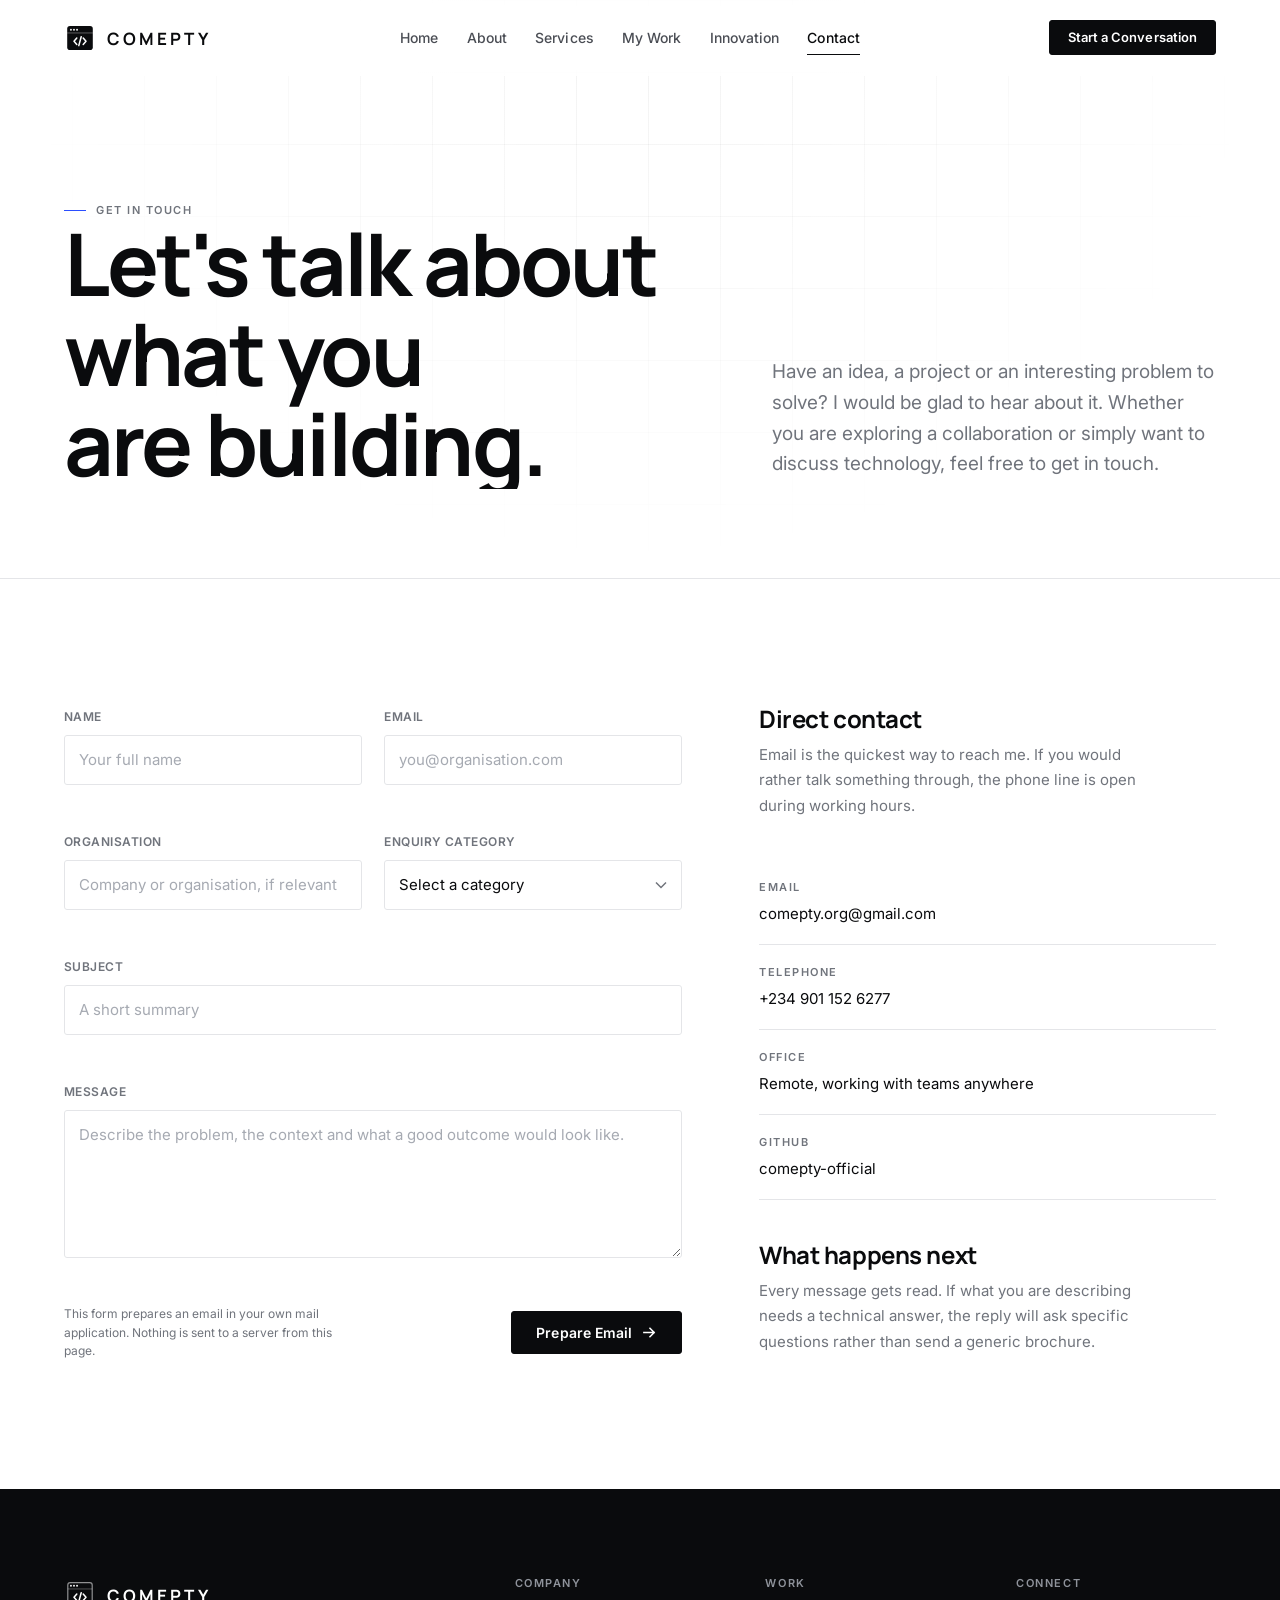
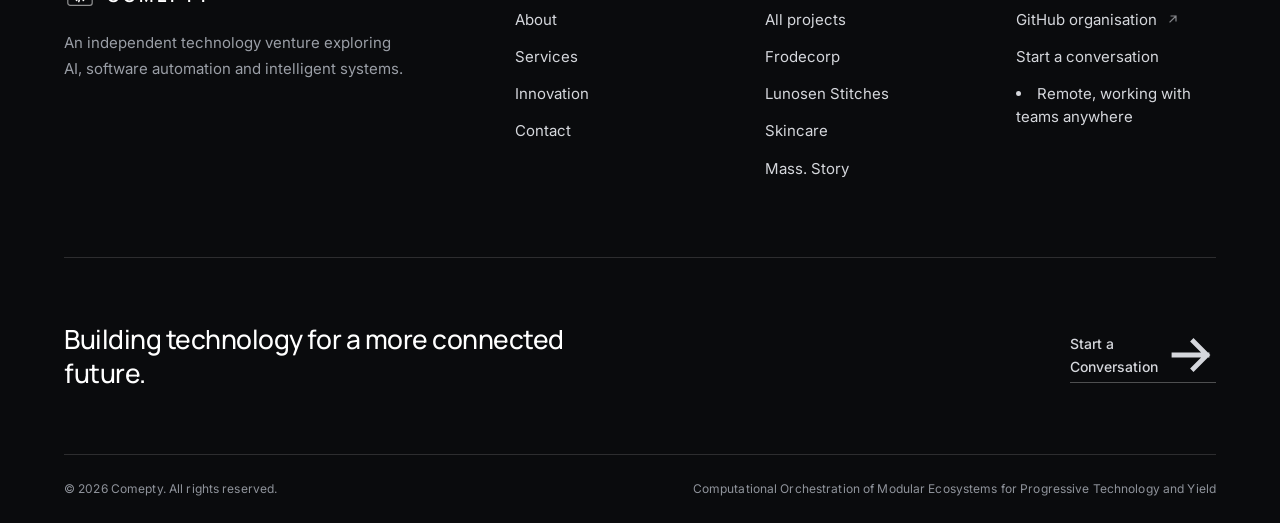
<file: contact.html>
<!DOCTYPE html>
<html lang="en">

<head>
  <meta charset="utf-8">
  <meta name="viewport" content="width=device-width, initial-scale=1">
  <title>Contact | Comepty</title>
  <meta name="description"
    content="Get in touch with Comepty about an idea, a project or an interesting problem. Whether you are exploring a collaboration or simply want to discuss technology, feel free to reach out.">
  <meta name="theme-color" content="#0a0b0d">
  <meta property="og:type" content="website">
  <meta property="og:site_name" content="Comepty">
  <meta property="og:title" content="Contact | Comepty">
  <meta property="og:description"
    content="Have an idea, a project or an interesting problem to solve? I would be glad to hear about it.">
  <meta name="twitter:card" content="summary_large_image">
  <link rel="icon" type="image/svg+xml" href="assets/favicon.svg">
  <link rel="preconnect" href="https://fonts.googleapis.com">
  <link rel="preconnect" href="https://fonts.gstatic.com" crossorigin>
  <link
    href="https://fonts.googleapis.com/css2?family=Inter:wght@400;500;600;700&family=Manrope:wght@500;600;700;800&display=swap"
    rel="stylesheet">
  <link rel="stylesheet" href="css/base.css">
  <link rel="stylesheet" href="css/layout.css">
  <link rel="stylesheet" href="css/components.css">
  <link rel="stylesheet" href="css/animations.css">
  <link rel="stylesheet" href="css/pages.css">
  <link rel="stylesheet" href="css/brand.css">
</head>

<body>
  <a class="skip-link" href="#main">Skip to content</a>

  <header class="site-header">
    <div class="site-header__inner">
      <a class="brand" href="index.html" aria-label="Comepty home">
        <img class="brand__mark" src="assets/logo.svg" alt="" width="32" height="32">
        <span class="brand__wordmark">Comepty</span>
      </a>
      <nav class="main-nav" aria-label="Primary">
        <a class="main-nav__link" href="index.html">Home</a>
        <a class="main-nav__link" href="about.html">About</a>
        <a class="main-nav__link" href="services.html">Services</a>
        <a class="main-nav__link" href="work.html">My Work</a>
        <a class="main-nav__link" href="innovation.html">Innovation</a>
        <a class="main-nav__link" href="contact.html" aria-current="page">Contact</a>
      </nav>
      <div class="header-actions">
        <a class="btn btn--primary btn--sm header-cta" href="contact.html">Start a Conversation</a>
        <button class="menu-toggle" type="button" aria-expanded="false" aria-controls="menu-panel"
          aria-label="Open menu">
          <span class="menu-toggle__bar"></span>
          <span class="menu-toggle__bar"></span>
          <span class="menu-toggle__bar"></span>
        </button>
      </div>
    </div>
  </header>

  <div class="menu-panel" id="menu-panel" aria-hidden="true">
    <nav class="menu-panel__list" aria-label="Mobile">
      <a class="menu-panel__link" href="index.html">Home <span>01</span></a>
      <a class="menu-panel__link" href="about.html">About <span>02</span></a>
      <a class="menu-panel__link" href="services.html">Services <span>03</span></a>
      <a class="menu-panel__link" href="work.html">My Work <span>04</span></a>
      <a class="menu-panel__link" href="innovation.html">Innovation <span>05</span></a>
      <a class="menu-panel__link" href="contact.html">Contact <span>06</span></a>
    </nav>
    <div class="menu-panel__foot">
      <p class="eyebrow">Engineering possibilities</p>
      <a class="btn btn--accent btn--block" href="mailto:comepty.org@gmail.com">Start a Conversation</a>
    </div>
  </div>

  <main id="main">

    <section class="page-intro">
      <div class="grid-backdrop" aria-hidden="true"></div>
      <div class="shell">
        <div class="page-intro__inner">
          <div>
            <p class="eyebrow" data-reveal>Get in touch</p>
            <h1 data-reveal style="--reveal-delay: 80ms">Let's talk about what you are building.</h1>
          </div>
          <div class="page-intro__aside">
            <p class="lede" data-reveal style="--reveal-delay: 140ms">Have an idea, a project or an interesting problem
              to solve? I would be glad to hear about it. Whether you are exploring a collaboration or simply want to
              discuss technology, feel free to get in touch.</p>
          </div>
        </div>
      </div>
    </section>

    <section class="section">
      <div class="shell">
        <div class="contact-grid">

          <!-- FORM -->
          <div>
            <form class="form" id="contact-form" novalidate>
              <div class="form__row">
                <div class="field" data-field="name">
                  <label class="field__label" for="name">Name</label>
                  <input id="name" name="name" type="text" autocomplete="name" placeholder="Your full name" required>
                  <p class="field__error" id="name-error" aria-live="polite">Please enter your name.</p>
                </div>
                <div class="field" data-field="email">
                  <label class="field__label" for="email">Email</label>
                  <input id="email" name="email" type="email" autocomplete="email" placeholder="you@organisation.com"
                    required>
                  <p class="field__error" id="email-error" aria-live="polite">Please enter a valid email address.</p>
                </div>
              </div>

              <div class="form__row">
                <div class="field" data-field="organisation">
                  <label class="field__label" for="organisation">Organisation</label>
                  <input id="organisation" name="organisation" type="text" autocomplete="organization"
                    placeholder="Company or organisation, if relevant">
                  <p class="field__error"></p>
                </div>
                <div class="field" data-field="category">
                  <label class="field__label" for="category">Enquiry category</label>
                  <select id="category" name="category" required>
                    <option value="">Select a category</option>
                    <option value="Software engineering">Software engineering</option>
                    <option value="Artificial intelligence">Artificial intelligence</option>
                    <option value="Automation and orchestration">Automation and orchestration</option>
                    <option value="Digital product development">Digital product development</option>
                    <option value="Technology consulting">Technology consulting</option>
                    <option value="Collaboration or other">Collaboration or other</option>
                  </select>
                  <p class="field__error" id="category-error" aria-live="polite">Please choose a category.</p>
                </div>
              </div>

              <div class="field" data-field="subject">
                <label class="field__label" for="subject">Subject</label>
                <input id="subject" name="subject" type="text" placeholder="A short summary" required>
                <p class="field__error" id="subject-error" aria-live="polite">Please add a subject.</p>
              </div>

              <div class="field" data-field="message">
                <label class="field__label" for="message">Message</label>
                <textarea id="message" name="message"
                  placeholder="Describe the problem, the context and what a good outcome would look like."
                  required></textarea>
                <p class="field__error" id="message-error" aria-live="polite">Please write a short message.</p>
              </div>

              <div class="form__foot">
                <p class="form__hint">This form prepares an email in your own mail application. Nothing is sent to a
                  server from this page.</p>
                <button class="btn btn--primary" type="submit">
                  Prepare Email
                  <svg viewBox="0 0 16 16" fill="none" aria-hidden="true">
                    <path d="M2 8h11M8.5 3.5 13 8l-4.5 4.5" stroke="currentColor" stroke-width="1.6"
                      stroke-linecap="square" />
                  </svg>
                </button>
              </div>

              <p class="form-status" id="form-status" role="status" aria-live="polite" hidden></p>
            </form>
          </div>

          <!-- ASIDE -->
          <aside class="contact-aside">
            <div class="contact-aside__block" data-reveal>
              <h2>Direct contact</h2>
              <p>Email is the quickest way to reach me. If you would rather talk something through, the phone line is
                open during working hours.</p>
            </div>

            <dl data-reveal style="--reveal-delay: 80ms">
              <div class="info-row">
                <dt>Email</dt>
                <dd>comepty.org@gmail.com</dd>
              </div>
              <div class="info-row">
                <dt>Telephone</dt>
                <dd>+234 901 152 6277</dd>
              </div>
              <div class="info-row">
                <dt>Office</dt>
                <dd>Remote, working with teams anywhere</dd>
              </div>
              <div class="info-row">
                <dt>GitHub</dt>
                <dd>
                  <a class="sweep-link" href="https://github.com/comepty-official/" target="_blank"
                    rel="noopener noreferrer">comepty-official</a>
                </dd>
              </div>
            </dl>

            <div class="contact-aside__block" data-reveal style="--reveal-delay: 140ms">
              <h2>What happens next</h2>
              <p>Every message gets read. If what you are describing needs a technical answer, the reply will ask
                specific questions rather than send a generic brochure.</p>
            </div>


          </aside>

        </div>
      </div>
    </section>

  </main>

  <footer class="site-footer">
    <div class="shell">
      <div class="site-footer__top">
        <div class="footer-brand">
          <a class="brand" href="index.html" aria-label="Comepty home">
            <img class="brand__mark" src="assets/logo-light.svg" alt="" width="32" height="32">
            <span class="brand__wordmark">Comepty</span>
          </a>
          <p>An independent technology venture exploring AI, software automation and intelligent systems.</p>
        </div>
        <div class="footer-col">
          <h3>Company</h3>
          <a href="about.html">About</a>
          <a href="services.html">Services</a>
          <a href="innovation.html">Innovation</a>
          <a href="contact.html">Contact</a>
        </div>
        <div class="footer-col">
          <h3>Work</h3>
          <a href="work.html">All projects</a>
          <a href="https://comepty-official.github.io/Frodecorp-/" target="_blank"
            rel="noopener noreferrer">Frodecorp</a>
          <a href="https://lunosenstitches.org/" target="_blank" rel="noopener noreferrer">Lunosen Stitches</a>
          <a href="https://skincare.comepty-org.workers.dev/" target="_blank" rel="noopener noreferrer">Skincare</a>
          <a href="https://comepty-official.github.io/MASS.-STORY/" target="_blank" rel="noopener noreferrer">Mass.
            Story</a>
        </div>
        <div class="footer-col">
          <h3>Connect</h3>
          <a href="https://github.com/comepty-official/" target="_blank" rel="noopener noreferrer">
            GitHub organisation
            <svg viewBox="0 0 16 16" fill="none" aria-hidden="true">
              <path d="M4 12 12 4M12 4H5.5M12 4v6.5" stroke="currentColor" stroke-width="1.6" stroke-linecap="square" />
            </svg>
          </a>
          <a href="contact.html">Start a conversation</a>
          <li class="text-muted">Remote, working with teams anywhere</li>
        </div>
      </div>
      <div class="footer-statement">
        <p>Building technology for a more connected future.</p>
        <a href="contact.html">
          Start a Conversation
          <svg viewBox="0 0 16 16" fill="none" aria-hidden="true">
            <path d="M2 8h11M8.5 3.5 13 8l-4.5 4.5" stroke="currentColor" stroke-width="1.6" stroke-linecap="square" />
          </svg>
        </a>
      </div>
      <div class="footer-base">
        <span>&copy; <span id="year">2026</span> Comepty. All rights reserved.</span>
        <div class="footer-base__meta">
          <span>Computational Orchestration of Modular Ecosystems for Progressive Technology and Yield</span>
        </div>
      </div>
    </div>
  </footer>

  <script src="js/contact.js" defer></script>
  <script src="js/main.js" defer></script>
</body>

</html>
</file>
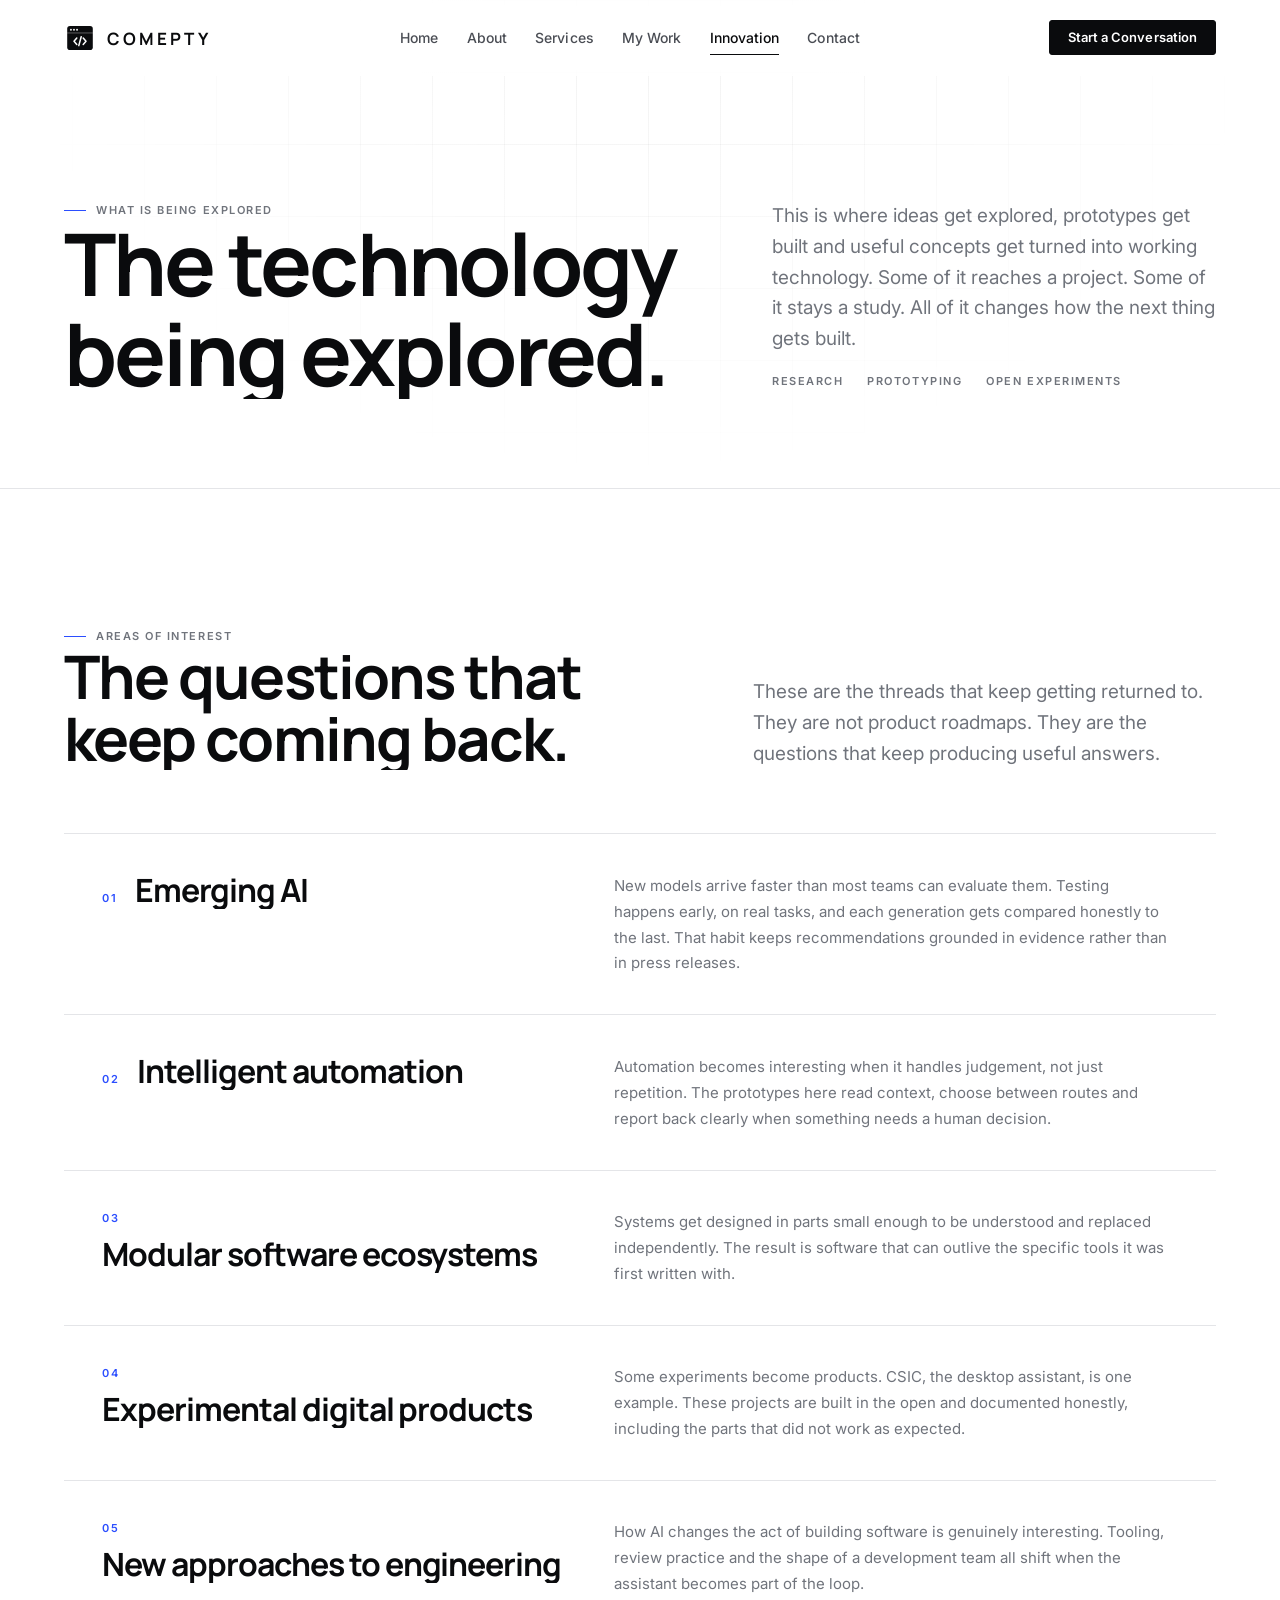
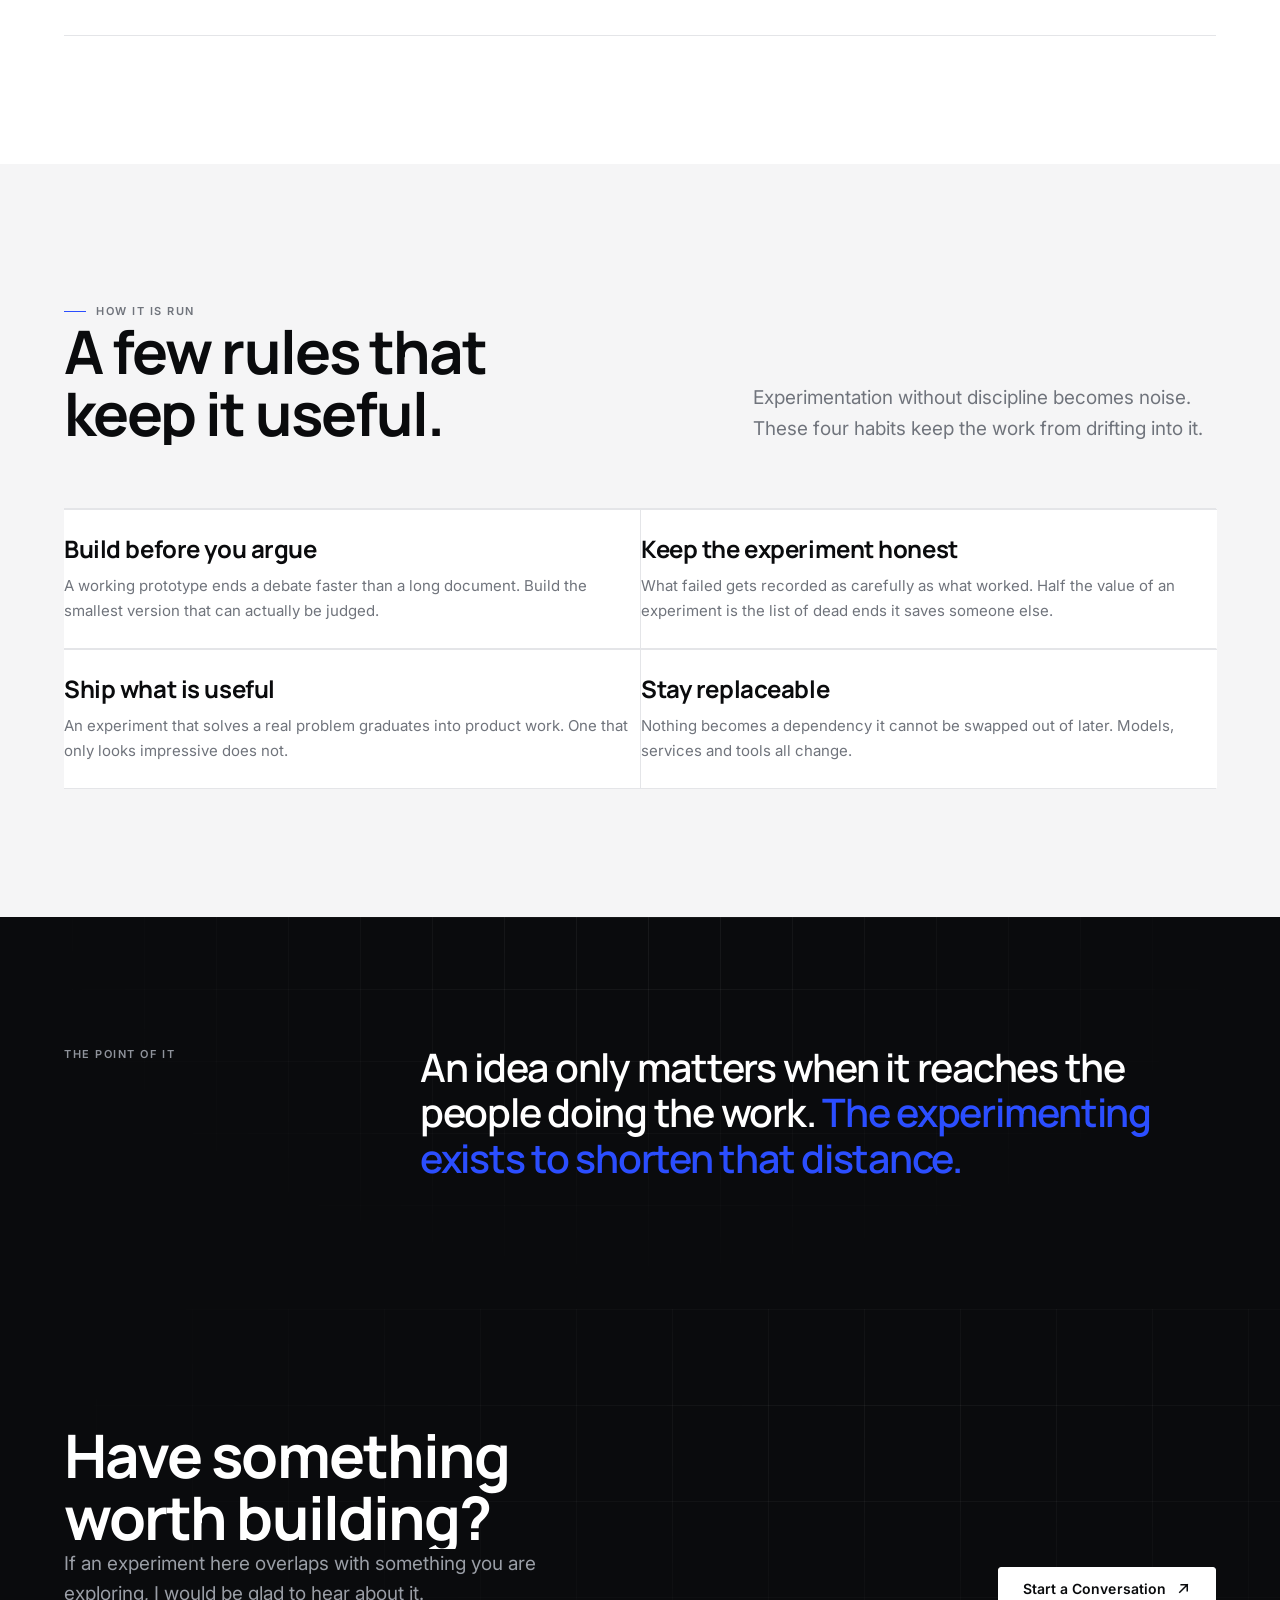
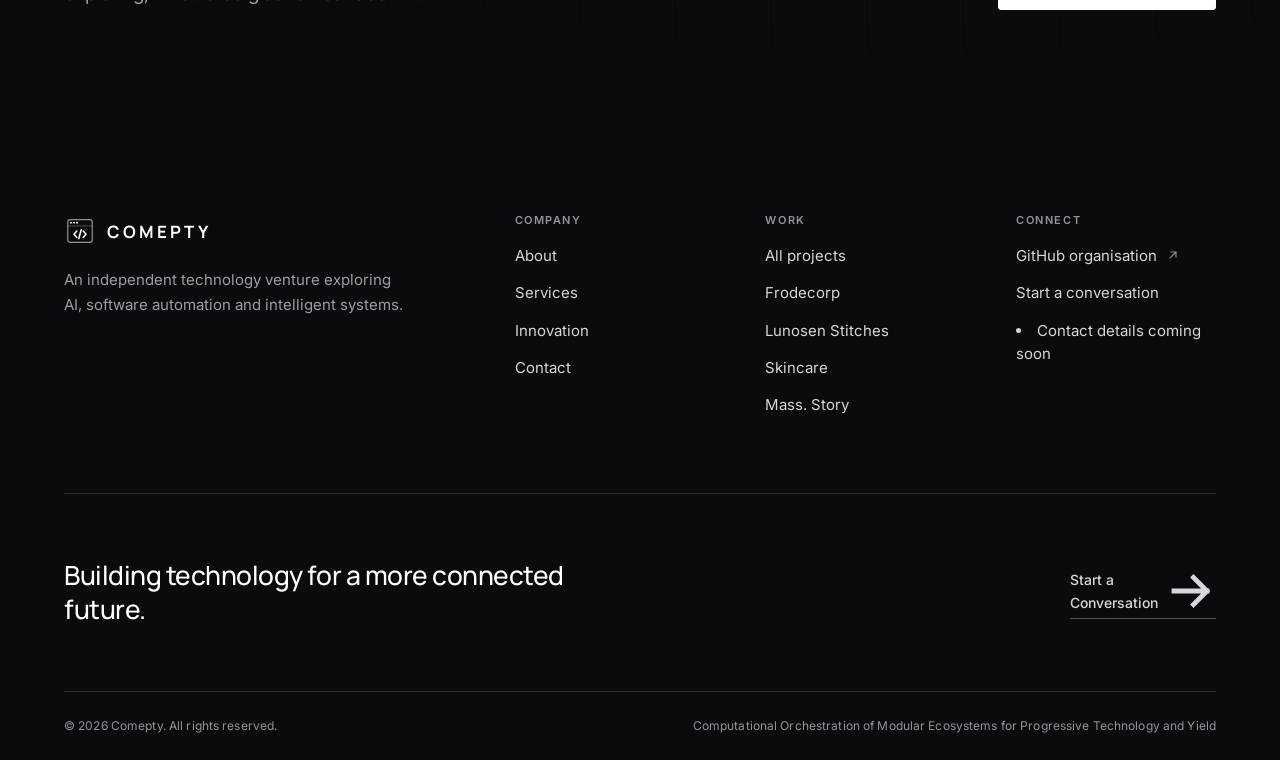
<file: innovation.html>
<!DOCTYPE html>
<html lang="en">

<head>
  <meta charset="utf-8">
  <meta name="viewport" content="width=device-width, initial-scale=1">
  <title>Innovation | Comepty</title>
  <meta name="description"
    content="The technology Comepty is exploring: emerging AI, intelligent automation, modular software ecosystems and experimental digital products. Research in progress, described honestly.">
  <meta name="theme-color" content="#0a0b0d">
  <meta property="og:type" content="website">
  <meta property="og:site_name" content="Comepty">
  <meta property="og:title" content="Innovation | Comepty">
  <meta property="og:description"
    content="Emerging AI, intelligent automation, modular systems and experimental products, described honestly.">
  <meta name="twitter:card" content="summary_large_image">
  <link rel="icon" type="image/svg+xml" href="assets/favicon.svg">
  <link rel="preconnect" href="https://fonts.googleapis.com">
  <link rel="preconnect" href="https://fonts.gstatic.com" crossorigin>
  <link
    href="https://fonts.googleapis.com/css2?family=Inter:wght@400;500;600;700&family=Manrope:wght@500;600;700;800&display=swap"
    rel="stylesheet">
  <link rel="stylesheet" href="css/base.css">
  <link rel="stylesheet" href="css/layout.css">
  <link rel="stylesheet" href="css/components.css">
  <link rel="stylesheet" href="css/animations.css">
  <link rel="stylesheet" href="css/pages.css">
  <link rel="stylesheet" href="css/brand.css">
</head>

<body>
  <a class="skip-link" href="#main">Skip to content</a>

  <header class="site-header">
    <div class="site-header__inner">
      <a class="brand" href="index.html" aria-label="Comepty home">
        <img class="brand__mark" src="assets/logo.svg" alt="" width="32" height="32">
        <span class="brand__wordmark">Comepty</span>
      </a>
      <nav class="main-nav" aria-label="Primary">
        <a class="main-nav__link" href="index.html">Home</a>
        <a class="main-nav__link" href="about.html">About</a>
        <a class="main-nav__link" href="services.html">Services</a>
        <a class="main-nav__link" href="work.html">My Work</a>
        <a class="main-nav__link" href="innovation.html" aria-current="page">Innovation</a>
        <a class="main-nav__link" href="contact.html">Contact</a>
      </nav>
      <div class="header-actions">
        <a class="btn btn--primary btn--sm header-cta" href="contact.html">Start a Conversation</a>
        <button class="menu-toggle" type="button" aria-expanded="false" aria-controls="menu-panel"
          aria-label="Open menu">
          <span class="menu-toggle__bar"></span>
          <span class="menu-toggle__bar"></span>
          <span class="menu-toggle__bar"></span>
        </button>
      </div>
    </div>
  </header>

  <div class="menu-panel" id="menu-panel" aria-hidden="true">
    <nav class="menu-panel__list" aria-label="Mobile">
      <a class="menu-panel__link" href="index.html">Home <span>01</span></a>
      <a class="menu-panel__link" href="about.html">About <span>02</span></a>
      <a class="menu-panel__link" href="services.html">Services <span>03</span></a>
      <a class="menu-panel__link" href="work.html">My Work <span>04</span></a>
      <a class="menu-panel__link" href="innovation.html">Innovation <span>05</span></a>
      <a class="menu-panel__link" href="contact.html">Contact <span>06</span></a>
    </nav>
    <div class="menu-panel__foot">
      <p class="eyebrow">Engineering possibilities</p>
      <a class="btn btn--accent btn--block" href="contact.html">Start a Conversation</a>
    </div>
  </div>

  <main id="main">

    <section class="page-intro">
      <div class="grid-backdrop" aria-hidden="true"></div>
      <div class="shell">
        <div class="page-intro__inner">
          <div>
            <p class="eyebrow" data-reveal>What is being explored</p>
            <h1 data-reveal style="--reveal-delay: 80ms">The technology being explored.</h1>
          </div>
          <div class="page-intro__aside">
            <p class="lede" data-reveal style="--reveal-delay: 140ms">This is where ideas get explored, prototypes get
              built and useful concepts get turned into working technology. Some of it reaches a project. Some of it
              stays a study. All of it changes how the next thing gets built.</p>
            <div class="page-intro__meta" data-reveal style="--reveal-delay: 200ms">
              <span>Research</span>
              <span>Prototyping</span>
              <span>Open experiments</span>
            </div>
          </div>
        </div>
      </div>
    </section>

    <section class="section">
      <div class="shell">
        <div class="section-head">
          <div>
            <p class="eyebrow" data-reveal>Areas of interest</p>
            <h2 class="h2 section-head__title" data-reveal style="--reveal-delay: 80ms">The questions that keep coming
              back.</h2>
          </div>
          <div class="section-head__side">
            <p class="lede" data-reveal style="--reveal-delay: 140ms">These are the threads that keep getting returned
              to. They are not product roadmaps. They are the questions that keep producing useful answers.</p>
          </div>
        </div>
      </div>
      <div class="shell shell--wide">
        <div class="lab-list" data-stagger>

          <article class="lab-entry">
            <div class="lab-entry__head">
              <span class="lab-entry__id">01</span>
              <h2>Emerging AI</h2>
            </div>
            <p>New models arrive faster than most teams can evaluate them. Testing happens early, on real tasks, and
              each generation gets compared honestly to the last. That habit keeps recommendations grounded in evidence
              rather than in press releases.</p>
          </article>

          <article class="lab-entry">
            <div class="lab-entry__head">
              <span class="lab-entry__id">02</span>
              <h2>Intelligent automation</h2>
            </div>
            <p>Automation becomes interesting when it handles judgement, not just repetition. The prototypes here read
              context, choose between routes and report back clearly when something needs a human decision.</p>
          </article>

          <article class="lab-entry">
            <div class="lab-entry__head">
              <span class="lab-entry__id">03</span>
              <h2>Modular software ecosystems</h2>
            </div>
            <p>Systems get designed in parts small enough to be understood and replaced independently. The result is
              software that can outlive the specific tools it was first written with.</p>
          </article>

          <article class="lab-entry">
            <div class="lab-entry__head">
              <span class="lab-entry__id">04</span>
              <h2>Experimental digital products</h2>
            </div>
            <p>Some experiments become products. CSIC, the desktop assistant, is one example. These projects are built
              in the open and documented honestly, including the parts that did not work as expected.</p>
          </article>

          <article class="lab-entry">
            <div class="lab-entry__head">
              <span class="lab-entry__id">05</span>
              <h2>New approaches to engineering</h2>
            </div>
            <p>How AI changes the act of building software is genuinely interesting. Tooling, review practice and the
              shape of a development team all shift when the assistant becomes part of the loop.</p>
          </article>

        </div>
      </div>
    </section>

    <section class="section section--soft">
      <div class="shell">
        <div class="section-head">
          <div>
            <p class="eyebrow" data-reveal>How it is run</p>
            <h2 class="h2 section-head__title" data-reveal style="--reveal-delay: 80ms">A few rules that keep it useful.
            </h2>
          </div>
          <div class="section-head__side">
            <p class="lede" data-reveal style="--reveal-delay: 140ms">Experimentation without discipline becomes noise.
              These four habits keep the work from drifting into it.</p>
          </div>
        </div>

        <div class="hair-grid hair-grid--2" data-stagger>
          <div class="principle">
            <h3>Build before you argue</h3>
            <p>A working prototype ends a debate faster than a long document. Build the smallest version that can
              actually be judged.</p>
          </div>
          <div class="principle">
            <h3>Keep the experiment honest</h3>
            <p>What failed gets recorded as carefully as what worked. Half the value of an experiment is the list of
              dead ends it saves someone else.</p>
          </div>
          <div class="principle">
            <h3>Ship what is useful</h3>
            <p>An experiment that solves a real problem graduates into product work. One that only looks impressive does
              not.</p>
          </div>
          <div class="principle">
            <h3>Stay replaceable</h3>
            <p>Nothing becomes a dependency it cannot be swapped out of later. Models, services and tools all change.
            </p>
          </div>
        </div>
      </div>
    </section>

    <section class="section section--dark">
      <div class="grid-backdrop" aria-hidden="true"></div>
      <div class="shell">
        <div class="statement">
          <p class="statement__label">The point of it</p>
          <p class="statement__text">An idea only matters when it reaches the people doing the work. <em>The
              experimenting exists to shorten that distance.</em></p>
        </div>
      </div>
    </section>

    <section class="cta-band">
      <div class="cta-band__grid" aria-hidden="true"></div>
      <div class="shell">
        <div class="cta-band__inner">
          <div>
            <h2 data-reveal>Have something worth building?</h2>
            <p data-reveal style="--reveal-delay: 100ms">If an experiment here overlaps with something you are
              exploring, I would be glad to hear about it.</p>
          </div>
          <div class="cta-band__actions" data-reveal style="--reveal-delay: 180ms">
            <a class="btn btn--light" href="contact.html">
              Start a Conversation
              <svg viewBox="0 0 16 16" fill="none" aria-hidden="true">
                <path d="M4 12 12 4M12 4H5.5M12 4v6.5" stroke="currentColor" stroke-width="1.6"
                  stroke-linecap="square" />
              </svg>
            </a>
          </div>
        </div>
      </div>
    </section>

  </main>

  <footer class="site-footer">
    <div class="shell">
      <div class="site-footer__top">
        <div class="footer-brand">
          <a class="brand" href="index.html" aria-label="Comepty home">
            <img class="brand__mark" src="assets/logo-light.svg" alt="" width="32" height="32">
            <span class="brand__wordmark">Comepty</span>
          </a>
          <p>An independent technology venture exploring AI, software automation and intelligent systems.</p>
        </div>
        <div class="footer-col">
          <h3>Company</h3>
          <a href="about.html">About</a>
          <a href="services.html">Services</a>
          <a href="innovation.html">Innovation</a>
          <a href="contact.html">Contact</a>
        </div>
        <div class="footer-col">
          <h3>Work</h3>
          <a href="work.html">All projects</a>
          <a href="https://comepty-official.github.io/Frodecorp-/" target="_blank"
            rel="noopener noreferrer">Frodecorp</a>
          <a href="https://lunosenstitches.org/" target="_blank" rel="noopener noreferrer">Lunosen Stitches</a>
          <a href="https://skincare.comepty-org.workers.dev/" target="_blank" rel="noopener noreferrer">Skincare</a>
          <a href="https://comepty-official.github.io/MASS.-STORY/" target="_blank" rel="noopener noreferrer">Mass.
            Story</a>
        </div>
        <div class="footer-col">
          <h3>Connect</h3>
          <a href="https://github.com/comepty-official/" target="_blank" rel="noopener noreferrer">GitHub organisation
            <svg viewBox="0 0 16 16" fill="none" aria-hidden="true">
              <path d="M4 12 12 4M12 4H5.5M12 4v6.5" stroke="currentColor" stroke-width="1.6" stroke-linecap="square" />
            </svg></a>
          <a href="contact.html">Start a conversation</a>
          <li class="text-muted">Contact details coming soon</li>
        </div>
      </div>
      <div class="footer-statement">
        <p>Building technology for a more connected future.</p>
        <a href="contact.html">Start a Conversation <svg viewBox="0 0 16 16" fill="none" aria-hidden="true">
            <path d="M2 8h11M8.5 3.5 13 8l-4.5 4.5" stroke="currentColor" stroke-width="1.6" stroke-linecap="square" />
          </svg></a>
      </div>
      <div class="footer-base">
        <span>&copy; <span id="year">2026</span> Comepty. All rights reserved.</span>
        <div class="footer-base__meta"><span>Computational Orchestration of Modular Ecosystems for Progressive
            Technology and Yield</span></div>
      </div>
    </div>
  </footer>

  <script src="js/main.js" defer></script>
</body>

</html>
</file>
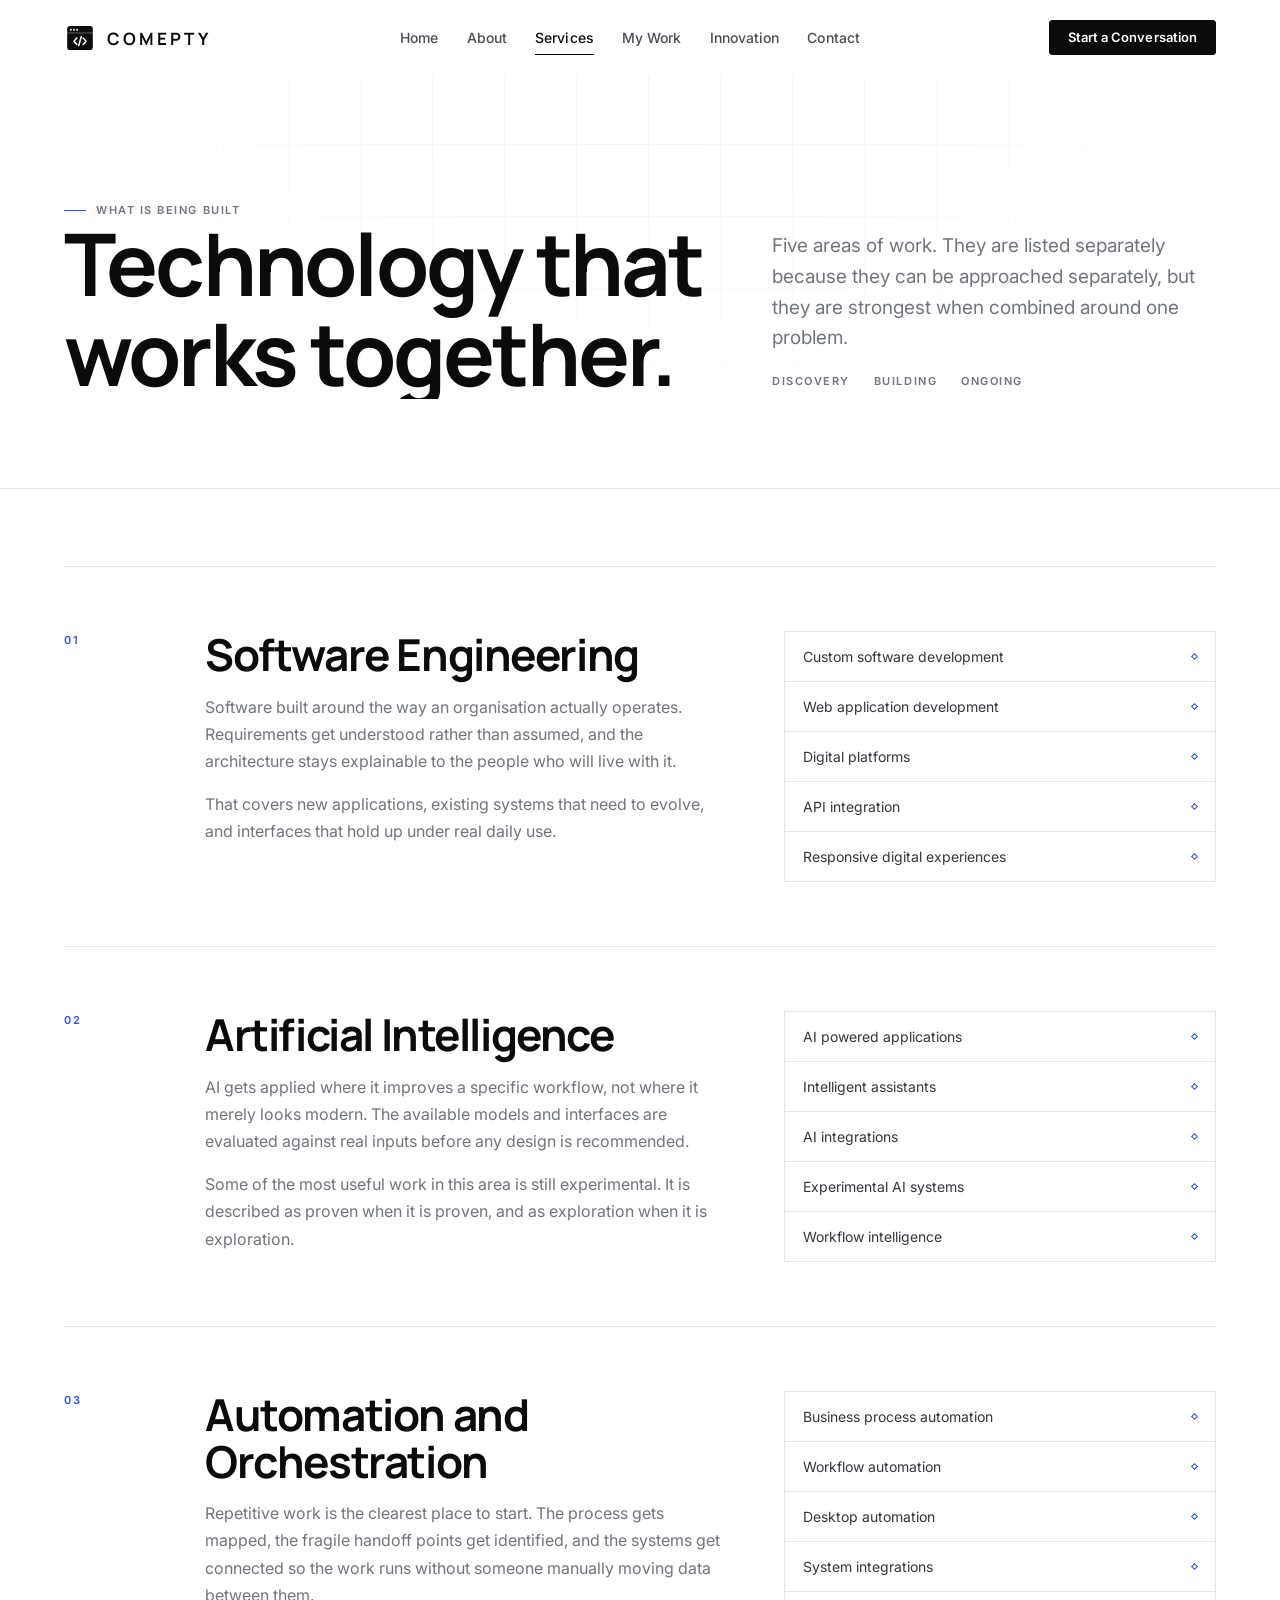
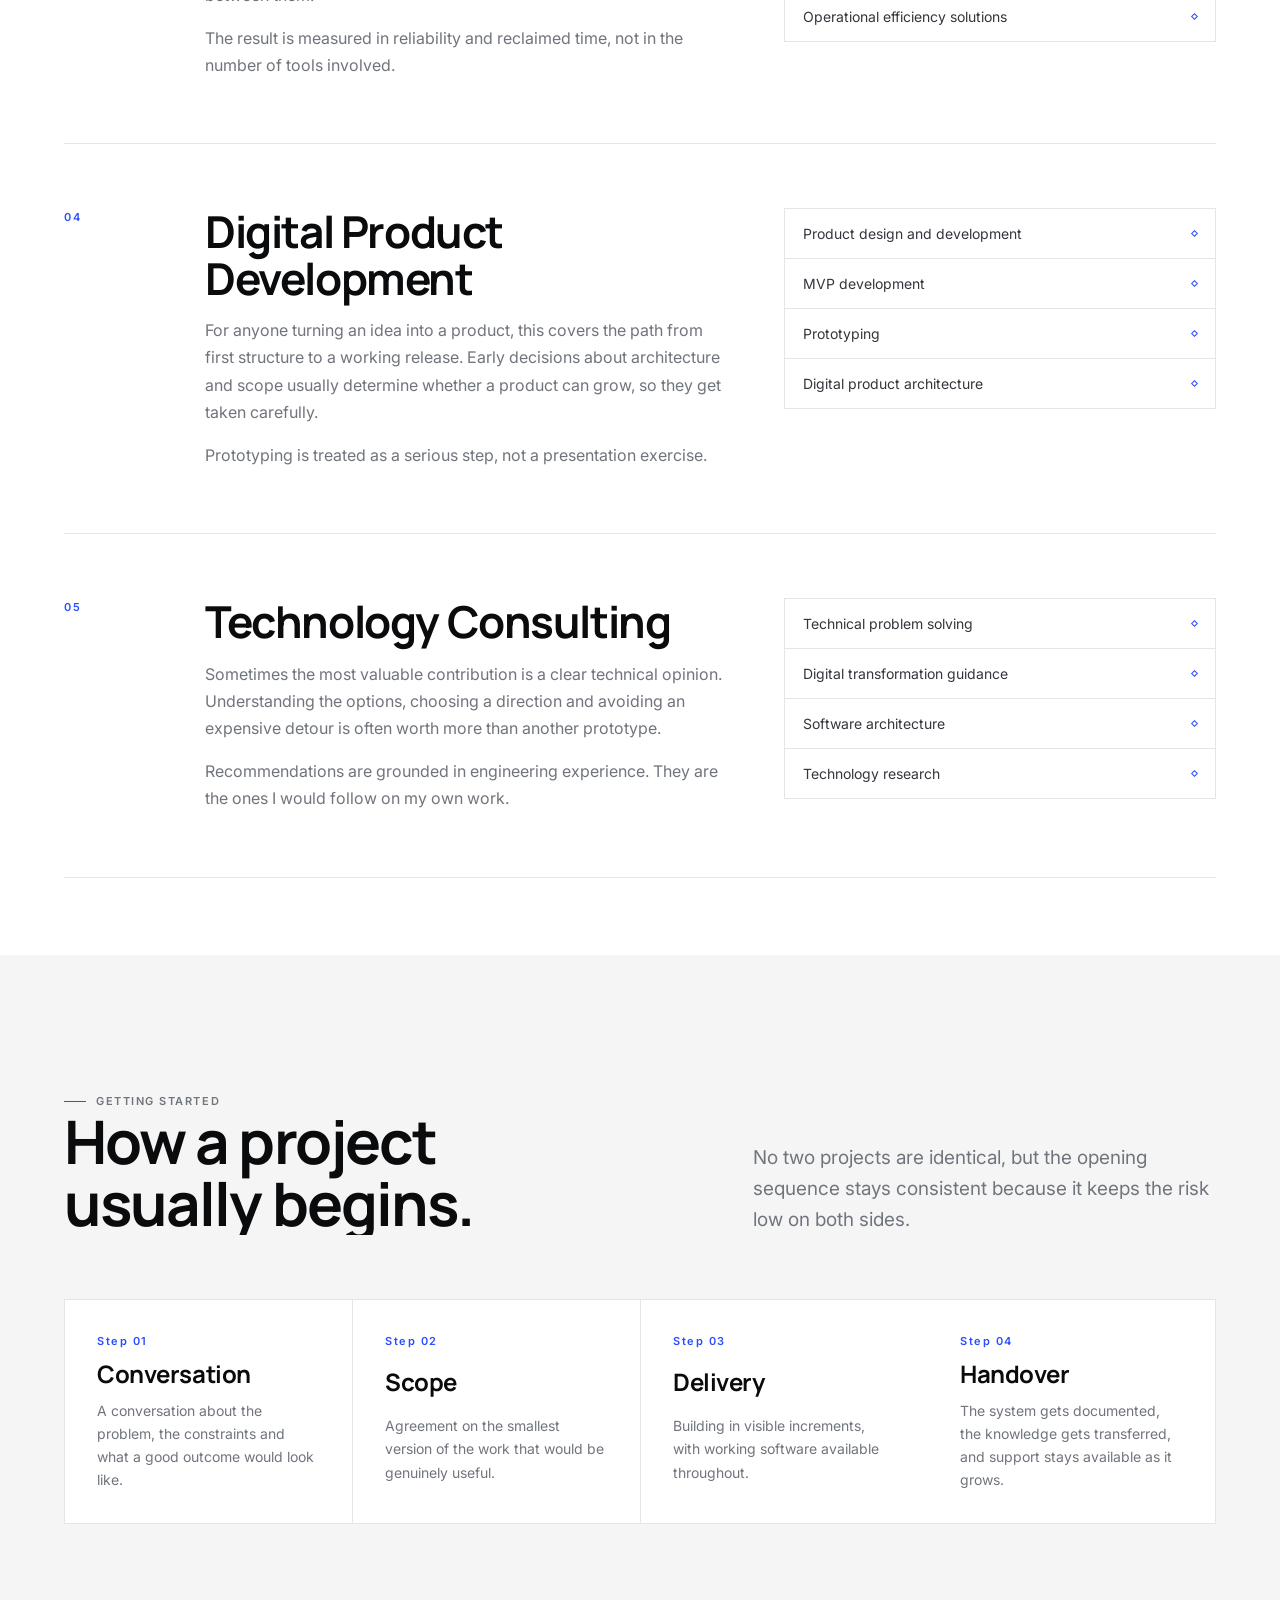
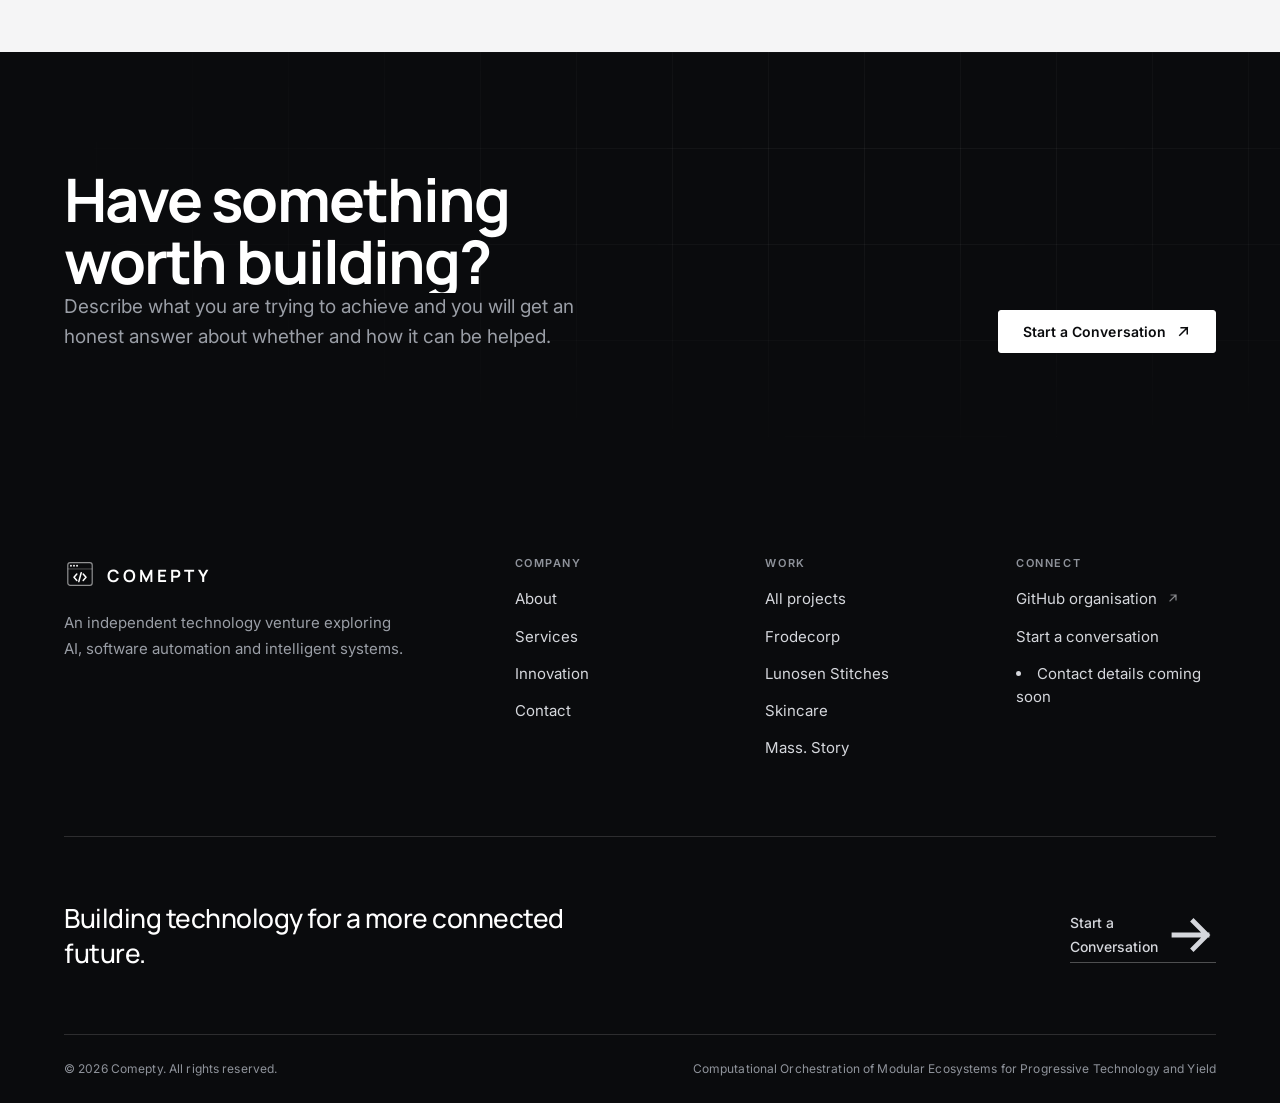
<file: services.html>
<!DOCTYPE html>
<html lang="en">

<head>
  <meta charset="utf-8">
  <meta name="viewport" content="width=device-width, initial-scale=1">
  <title>Services | Comepty</title>
  <meta name="description"
    content="The technology Comepty works with: software engineering, AI and automation, digital product development and technical consulting. Practical work, described honestly.">
  <meta name="theme-color" content="#0a0b0d">
  <meta property="og:type" content="website">
  <meta property="og:site_name" content="Comepty">
  <meta property="og:title" content="Services | Comepty">
  <meta property="og:description"
    content="Software engineering, AI and automation, digital products and technical consulting.">
  <meta name="twitter:card" content="summary_large_image">
  <link rel="icon" type="image/svg+xml" href="assets/favicon.svg">
  <link rel="preconnect" href="https://fonts.googleapis.com">
  <link rel="preconnect" href="https://fonts.gstatic.com" crossorigin>
  <link
    href="https://fonts.googleapis.com/css2?family=Inter:wght@400;500;600;700&family=Manrope:wght@500;600;700;800&display=swap"
    rel="stylesheet">
  <link rel="stylesheet" href="css/base.css">
  <link rel="stylesheet" href="css/layout.css">
  <link rel="stylesheet" href="css/components.css">
  <link rel="stylesheet" href="css/animations.css">
  <link rel="stylesheet" href="css/pages.css">
  <link rel="stylesheet" href="css/brand.css">
</head>

<body>
  <a class="skip-link" href="#main">Skip to content</a>

  <header class="site-header">
    <div class="site-header__inner">
      <a class="brand" href="index.html" aria-label="Comepty home">
        <img class="brand__mark" src="assets/logo.svg" alt="" width="32" height="32">
        <span class="brand__wordmark">Comepty</span>
      </a>
      <nav class="main-nav" aria-label="Primary">
        <a class="main-nav__link" href="index.html">Home</a>
        <a class="main-nav__link" href="about.html">About</a>
        <a class="main-nav__link" href="services.html" aria-current="page">Services</a>
        <a class="main-nav__link" href="work.html">My Work</a>
        <a class="main-nav__link" href="innovation.html">Innovation</a>
        <a class="main-nav__link" href="contact.html">Contact</a>
      </nav>
      <div class="header-actions">
        <a class="btn btn--primary btn--sm header-cta" href="contact.html">Start a Conversation</a>
        <button class="menu-toggle" type="button" aria-expanded="false" aria-controls="menu-panel"
          aria-label="Open menu">
          <span class="menu-toggle__bar"></span>
          <span class="menu-toggle__bar"></span>
          <span class="menu-toggle__bar"></span>
        </button>
      </div>
    </div>
  </header>

  <div class="menu-panel" id="menu-panel" aria-hidden="true">
    <nav class="menu-panel__list" aria-label="Mobile">
      <a class="menu-panel__link" href="index.html">Home <span>01</span></a>
      <a class="menu-panel__link" href="about.html">About <span>02</span></a>
      <a class="menu-panel__link" href="services.html">Services <span>03</span></a>
      <a class="menu-panel__link" href="work.html">My Work <span>04</span></a>
      <a class="menu-panel__link" href="innovation.html">Innovation <span>05</span></a>
      <a class="menu-panel__link" href="contact.html">Contact <span>06</span></a>
    </nav>
    <div class="menu-panel__foot">
      <p class="eyebrow">Engineering possibilities</p>
      <a class="btn btn--accent btn--block" href="contact.html">Start a Conversation</a>
    </div>
  </div>

  <main id="main">

    <section class="page-intro">
      <div class="grid-backdrop" aria-hidden="true"></div>
      <div class="shell">
        <div class="page-intro__inner">
          <div>
            <p class="eyebrow" data-reveal>What is being built</p>
            <h1 data-reveal style="--reveal-delay: 80ms">Technology that works together.</h1>
          </div>
          <div class="page-intro__aside">
            <p class="lede" data-reveal style="--reveal-delay: 140ms">Five areas of work. They are listed separately
              because they can be approached separately, but they are strongest when combined around one problem.</p>
            <div class="page-intro__meta" data-reveal style="--reveal-delay: 200ms">
              <span>Discovery</span>
              <span>Building</span>
              <span>Ongoing</span>
            </div>
          </div>
        </div>
      </div>
    </section>

    <section class="section section--tight">
      <div class="shell">
        <div class="service-list">

          <article class="service-block">
            <p class="service-block__index">01</p>
            <div class="service-block__body">
              <h2>Software Engineering</h2>
              <p>Software built around the way an organisation actually operates. Requirements get understood rather
                than assumed, and the architecture stays explainable to the people who will live with it.</p>
              <p>That covers new applications, existing systems that need to evolve, and interfaces that hold up under
                real daily use.</p>
            </div>
            <ul class="service-block__list">
              <li>Custom software development</li>
              <li>Web application development</li>
              <li>Digital platforms</li>
              <li>API integration</li>
              <li>Responsive digital experiences</li>
            </ul>
          </article>

          <article class="service-block">
            <p class="service-block__index">02</p>
            <div class="service-block__body">
              <h2>Artificial Intelligence</h2>
              <p>AI gets applied where it improves a specific workflow, not where it merely looks modern. The available
                models and interfaces are evaluated against real inputs before any design is recommended.</p>
              <p>Some of the most useful work in this area is still experimental. It is described as proven when it is
                proven, and as exploration when it is exploration.</p>
            </div>
            <ul class="service-block__list">
              <li>AI powered applications</li>
              <li>Intelligent assistants</li>
              <li>AI integrations</li>
              <li>Experimental AI systems</li>
              <li>Workflow intelligence</li>
            </ul>
          </article>

          <article class="service-block">
            <p class="service-block__index">03</p>
            <div class="service-block__body">
              <h2>Automation and Orchestration</h2>
              <p>Repetitive work is the clearest place to start. The process gets mapped, the fragile handoff points get
                identified, and the systems get connected so the work runs without someone manually moving data between
                them.</p>
              <p>The result is measured in reliability and reclaimed time, not in the number of tools involved.</p>
            </div>
            <ul class="service-block__list">
              <li>Business process automation</li>
              <li>Workflow automation</li>
              <li>Desktop automation</li>
              <li>System integrations</li>
              <li>Operational efficiency solutions</li>
            </ul>
          </article>

          <article class="service-block">
            <p class="service-block__index">04</p>
            <div class="service-block__body">
              <h2>Digital Product Development</h2>
              <p>For anyone turning an idea into a product, this covers the path from first structure to a working
                release. Early decisions about architecture and scope usually determine whether a product can grow, so
                they get taken carefully.</p>
              <p>Prototyping is treated as a serious step, not a presentation exercise.</p>
            </div>
            <ul class="service-block__list">
              <li>Product design and development</li>
              <li>MVP development</li>
              <li>Prototyping</li>
              <li>Digital product architecture</li>
            </ul>
          </article>

          <article class="service-block">
            <p class="service-block__index">05</p>
            <div class="service-block__body">
              <h2>Technology Consulting</h2>
              <p>Sometimes the most valuable contribution is a clear technical opinion. Understanding the options,
                choosing a direction and avoiding an expensive detour is often worth more than another prototype.</p>
              <p>Recommendations are grounded in engineering experience. They are the ones I would follow on my own
                work.</p>
            </div>
            <ul class="service-block__list">
              <li>Technical problem solving</li>
              <li>Digital transformation guidance</li>
              <li>Software architecture</li>
              <li>Technology research</li>
            </ul>
          </article>

        </div>
      </div>
    </section>

    <section class="section section--soft">
      <div class="shell">
        <div class="section-head">
          <div>
            <p class="eyebrow" data-reveal>Getting started</p>
            <h2 class="h2 section-head__title" data-reveal style="--reveal-delay: 80ms">How a project usually begins.
            </h2>
          </div>
          <div class="section-head__side">
            <p class="lede" data-reveal style="--reveal-delay: 140ms">No two projects are identical, but the opening
              sequence stays consistent because it keeps the risk low on both sides.</p>
          </div>
        </div>
        <div class="process" data-stagger>
          <div class="process__step">
            <span class="process__num">Step 01</span>
            <h3>Conversation</h3>
            <p>A conversation about the problem, the constraints and what a good outcome would look like.</p>
          </div>
          <div class="process__step">
            <span class="process__num">Step 02</span>
            <h3>Scope</h3>
            <p>Agreement on the smallest version of the work that would be genuinely useful.</p>
          </div>
          <div class="process__step">
            <span class="process__num">Step 03</span>
            <h3>Delivery</h3>
            <p>Building in visible increments, with working software available throughout.</p>
          </div>
          <div class="process__step">
            <span class="process__num">Step 04</span>
            <h3>Handover</h3>
            <p>The system gets documented, the knowledge gets transferred, and support stays available as it grows.</p>
          </div>
        </div>
      </div>
    </section>

    <section class="cta-band">
      <div class="cta-band__grid" aria-hidden="true"></div>
      <div class="shell">
        <div class="cta-band__inner">
          <div>
            <h2 data-reveal>Have something worth building?</h2>
            <p data-reveal style="--reveal-delay: 100ms">Describe what you are trying to achieve and you will get an
              honest answer about whether and how it can be helped.</p>
          </div>
          <div class="cta-band__actions" data-reveal style="--reveal-delay: 180ms">
            <a class="btn btn--light" href="contact.html">
              Start a Conversation
              <svg viewBox="0 0 16 16" fill="none" aria-hidden="true">
                <path d="M4 12 12 4M12 4H5.5M12 4v6.5" stroke="currentColor" stroke-width="1.6"
                  stroke-linecap="square" />
              </svg>
            </a>
          </div>
        </div>
      </div>
    </section>

  </main>

  <footer class="site-footer">
    <div class="shell">
      <div class="site-footer__top">
        <div class="footer-brand">
          <a class="brand" href="index.html" aria-label="Comepty home">
            <img class="brand__mark" src="assets/logo-light.svg" alt="" width="32" height="32">
            <span class="brand__wordmark">Comepty</span>
          </a>
          <p>An independent technology venture exploring AI, software automation and intelligent systems.</p>
        </div>
        <div class="footer-col">
          <h3>Company</h3>
          <a href="about.html">About</a>
          <a href="services.html">Services</a>
          <a href="innovation.html">Innovation</a>
          <a href="contact.html">Contact</a>
        </div>
        <div class="footer-col">
          <h3>Work</h3>
          <a href="work.html">All projects</a>
          <a href="https://comepty-official.github.io/Frodecorp-/" target="_blank"
            rel="noopener noreferrer">Frodecorp</a>
          <a href="https://lunosenstitches.org/" target="_blank" rel="noopener noreferrer">Lunosen Stitches</a>
          <a href="https://skincare.comepty-org.workers.dev/" target="_blank" rel="noopener noreferrer">Skincare</a>
          <a href="https://comepty-official.github.io/MASS.-STORY/" target="_blank" rel="noopener noreferrer">Mass.
            Story</a>
        </div>
        <div class="footer-col">
          <h3>Connect</h3>
          <a href="https://github.com/comepty-official/" target="_blank" rel="noopener noreferrer">
            GitHub organisation
            <svg viewBox="0 0 16 16" fill="none" aria-hidden="true">
              <path d="M4 12 12 4M12 4H5.5M12 4v6.5" stroke="currentColor" stroke-width="1.6" stroke-linecap="square" />
            </svg>
          </a>
          <a href="contact.html">Start a conversation</a>
          <li class="text-muted">Contact details coming soon</li>
        </div>
      </div>
      <div class="footer-statement">
        <p>Building technology for a more connected future.</p>
        <a href="contact.html">
          Start a Conversation
          <svg viewBox="0 0 16 16" fill="none" aria-hidden="true">
            <path d="M2 8h11M8.5 3.5 13 8l-4.5 4.5" stroke="currentColor" stroke-width="1.6" stroke-linecap="square" />
          </svg>
        </a>
      </div>
      <div class="footer-base">
        <span>&copy; <span id="year">2026</span> Comepty. All rights reserved.</span>
        <div class="footer-base__meta">
          <span>Computational Orchestration of Modular Ecosystems for Progressive Technology and Yield</span>
        </div>
      </div>
    </div>
  </footer>

  <script src="js/main.js" defer></script>
</body>

</html>
</file>
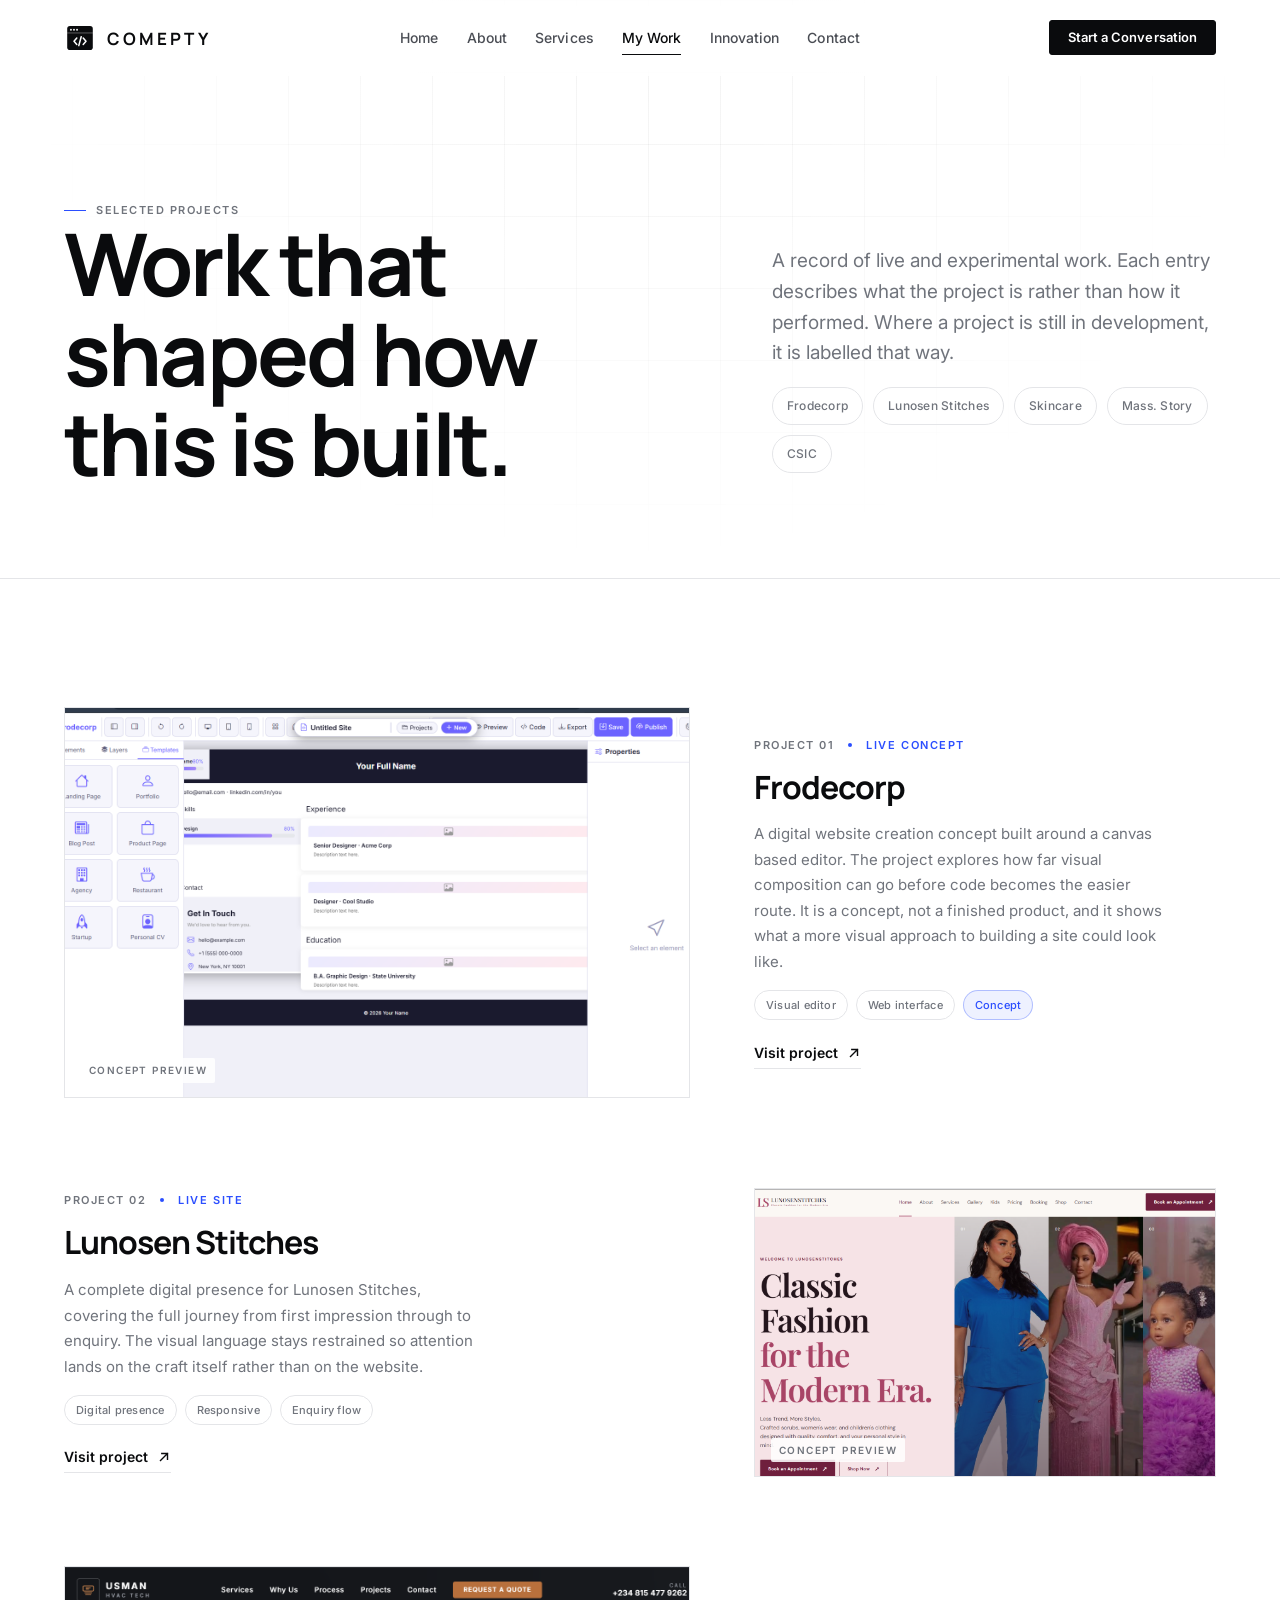
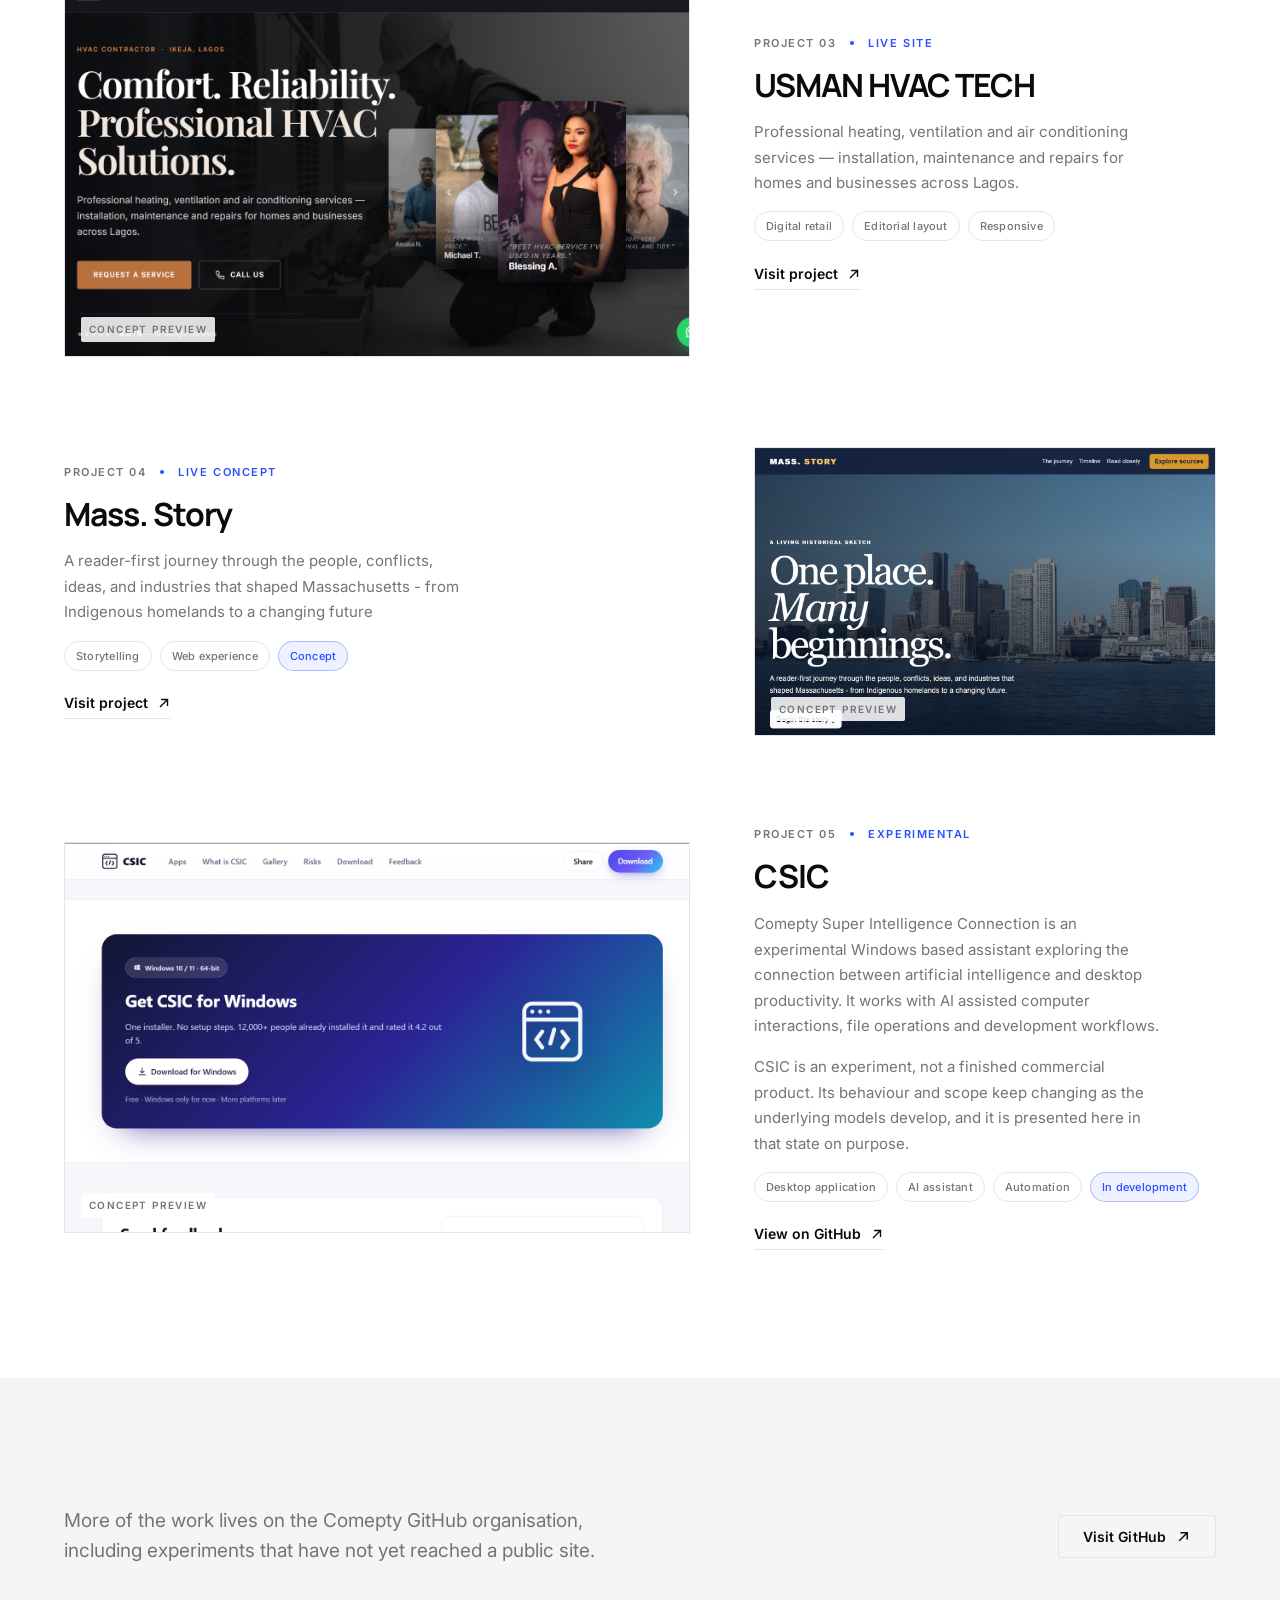
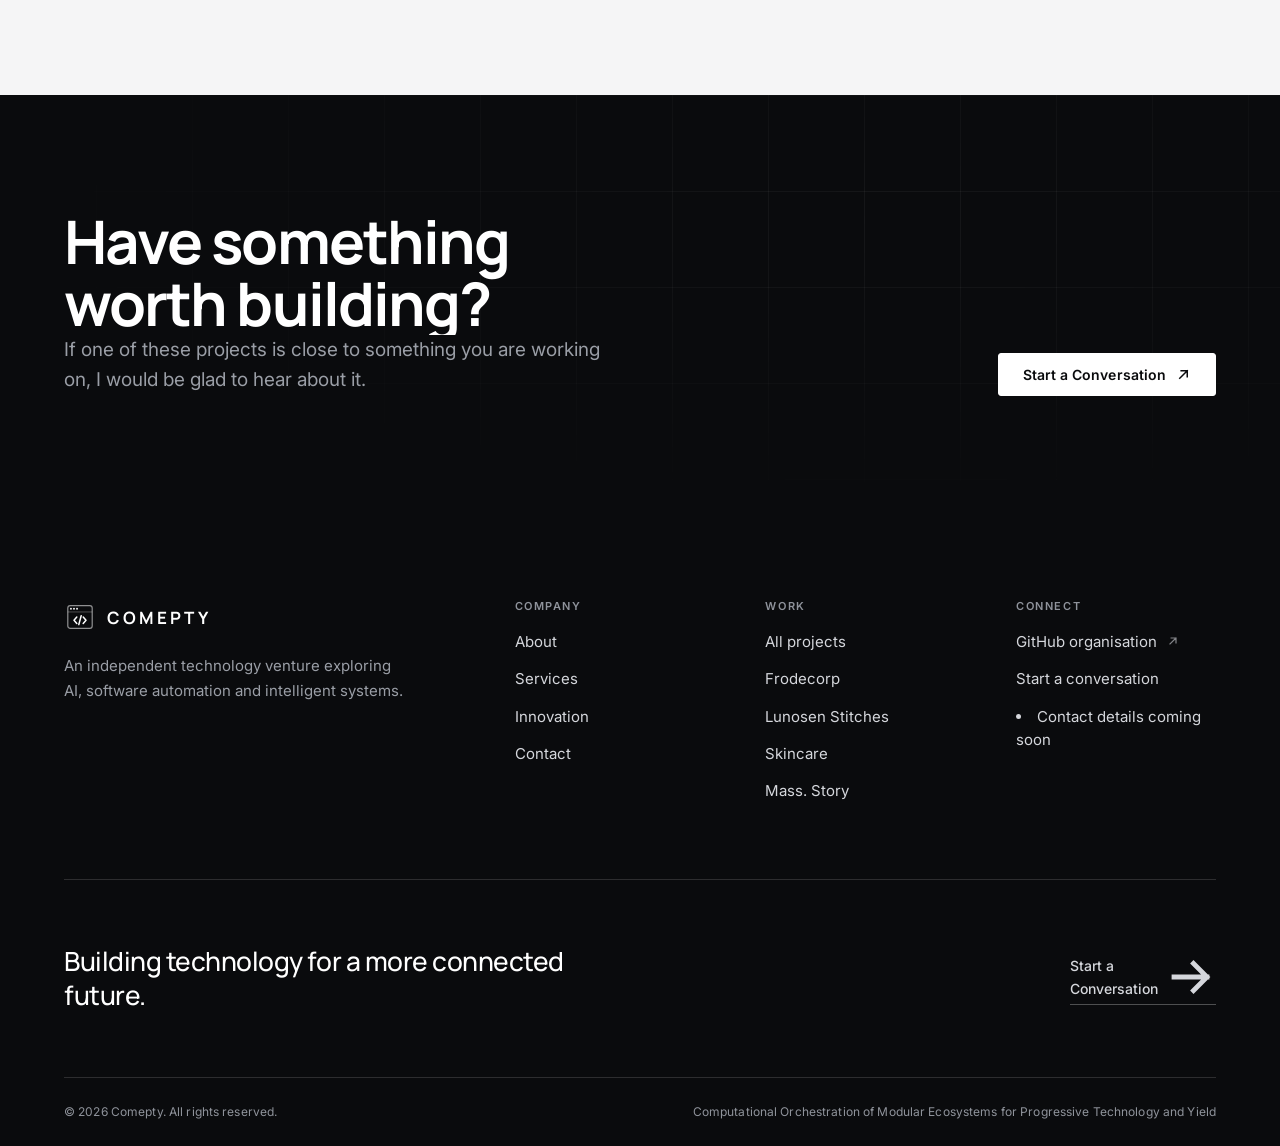
<file: work.html>
<!DOCTYPE html>
<html lang="en">

<head>
  <meta charset="utf-8">
  <meta name="viewport" content="width=device-width, initial-scale=1">
  <title>My Work | Comepty</title>
  <meta name="description"
    content="A record of projects built by Comepty: visual website building, digital storefronts, product focused web experiences, storytelling and an experimental desktop AI assistant. Described honestly, including what is still in development.">
  <meta name="theme-color" content="#0a0b0d">
  <meta property="og:type" content="website">
  <meta property="og:site_name" content="Comepty">
  <meta property="og:title" content="My Work | Comepty">
  <meta property="og:description" content="Live and experimental projects from Comepty.">
  <meta name="twitter:card" content="summary_large_image">
  <link rel="icon" type="image/svg+xml" href="assets/favicon.svg">
  <link rel="preconnect" href="https://fonts.googleapis.com">
  <link rel="preconnect" href="https://fonts.gstatic.com" crossorigin>
  <link
    href="https://fonts.googleapis.com/css2?family=Inter:wght@400;500;600;700&family=Manrope:wght@500;600;700;800&display=swap"
    rel="stylesheet">
  <link rel="stylesheet" href="css/base.css">
  <link rel="stylesheet" href="css/layout.css">
  <link rel="stylesheet" href="css/components.css">
  <link rel="stylesheet" href="css/animations.css">
  <link rel="stylesheet" href="css/pages.css">
  <link rel="stylesheet" href="css/brand.css">
</head>

<body>
  <a class="skip-link" href="#main">Skip to content</a>

  <header class="site-header">
    <div class="site-header__inner">
      <a class="brand" href="index.html" aria-label="Comepty home">
        <img class="brand__mark" src="assets/logo.svg" alt="" width="32" height="32">
        <span class="brand__wordmark">Comepty</span>
      </a>
      <nav class="main-nav" aria-label="Primary">
        <a class="main-nav__link" href="index.html">Home</a>
        <a class="main-nav__link" href="about.html">About</a>
        <a class="main-nav__link" href="services.html">Services</a>
        <a class="main-nav__link" href="work.html" aria-current="page">My Work</a>
        <a class="main-nav__link" href="innovation.html">Innovation</a>
        <a class="main-nav__link" href="contact.html">Contact</a>
      </nav>
      <div class="header-actions">
        <a class="btn btn--primary btn--sm header-cta" href="contact.html">Start a Conversation</a>
        <button class="menu-toggle" type="button" aria-expanded="false" aria-controls="menu-panel"
          aria-label="Open menu">
          <span class="menu-toggle__bar"></span>
          <span class="menu-toggle__bar"></span>
          <span class="menu-toggle__bar"></span>
        </button>
      </div>
    </div>
  </header>

  <div class="menu-panel" id="menu-panel" aria-hidden="true">
    <nav class="menu-panel__list" aria-label="Mobile">
      <a class="menu-panel__link" href="index.html">Home <span>01</span></a>
      <a class="menu-panel__link" href="about.html">About <span>02</span></a>
      <a class="menu-panel__link" href="services.html">Services <span>03</span></a>
      <a class="menu-panel__link" href="work.html">My Work <span>04</span></a>
      <a class="menu-panel__link" href="innovation.html">Innovation <span>05</span></a>
      <a class="menu-panel__link" href="contact.html">Contact <span>06</span></a>
    </nav>
    <div class="menu-panel__foot">
      <p class="eyebrow">Engineering possibilities</p>
      <a class="btn btn--accent btn--block" href="contact.html">Start a Conversation</a>
    </div>
  </div>

  <main id="main">

    <section class="page-intro">
      <div class="grid-backdrop" aria-hidden="true"></div>
      <div class="shell">
        <div class="page-intro__inner">
          <div>
            <p class="eyebrow" data-reveal>Selected projects</p>
            <h1 data-reveal style="--reveal-delay: 80ms">Work that shaped how this is built.</h1>
          </div>
          <div class="page-intro__aside">
            <p class="lede" data-reveal style="--reveal-delay: 140ms">A record of live and experimental work. Each entry
              describes what the project is rather than how it performed. Where a project is still in development, it is
              labelled that way.</p>
            <div class="work-index" data-reveal style="--reveal-delay: 200ms">
              <a href="#frodecorp">Frodecorp</a>
              <a href="#lunosen-stitches">Lunosen Stitches</a>
              <a href="#skincare">Skincare</a>
              <a href="#mass-story">Mass. Story</a>
              <a href="#csic">CSIC</a>
            </div>
          </div>
        </div>
      </div>
    </section>

    <section class="section">
      <div class="shell">
        <div class="project-list">

          <!-- 01 FRODECORP -->
          <article class="project-card" id="frodecorp">
            <a class="project-card__media" href="https://comepty-official.github.io/Frodecorp-/" target="_blank"
              rel="noopener noreferrer" aria-label="Visit Frodecorp">
              <div class="project-canvas">
                <canvas data-project-visual="frodecorp" aria-hidden="true"></canvas>
                <img class="project-shot" data-project-shot="frodecor" src="project-assets/project1.png">
                <span class="project-canvas__label">Concept preview</span>
              </div>
            </a>
            <div class="project-card__body">
              <div class="project-card__meta">
                <span>Project 01</span>
                <span class="dot"></span>
                <span class="status">Live concept</span>
              </div>
              <h3>Frodecorp</h3>
              <p>A digital website creation concept built around a canvas based editor. The project explores how far
                visual composition can go before code becomes the easier route. It is a concept, not a finished product,
                and it shows what a more visual approach to building a site could look like.</p>
              <div class="project-card__tech">
                <span class="tag">Visual editor</span>
                <span class="tag">Web interface</span>
                <span class="tag tag--accent">Concept</span>
              </div>
              <div class="project-card__links">
                <a class="link-arrow" href="https://comepty-official.github.io/Frodecorp-/" target="_blank"
                  rel="noopener noreferrer">
                  Visit project
                  <svg viewBox="0 0 16 16" fill="none" aria-hidden="true">
                    <path d="M4 12 12 4M12 4H5.5M12 4v6.5" stroke="currentColor" stroke-width="1.6"
                      stroke-linecap="square" />
                  </svg>
                </a>
              </div>
            </div>
          </article>

          <!-- 02 LUNOSEN STITCHES -->
          <article class="project-card" id="lunosen-stitches">
            <a class="project-card__media" href="https://lunosenstitches.org/" target="_blank" rel="noopener noreferrer"
              aria-label="Visit Lunosen Stitches">
              <div class="project-canvas">
                <canvas data-project-visual="lunosen" aria-hidden="true"></canvas>
                <img class="project-shot" data-project-shot="lunosen" src="project-assets/project2.png" alt="">
                <span class="project-canvas__label">Concept preview</span>
              </div>
            </a>
            <div class="project-card__body">
              <div class="project-card__meta">
                <span>Project 02</span>
                <span class="dot"></span>
                <span class="status">Live site</span>
              </div>
              <h3>Lunosen Stitches</h3>
              <p>A complete digital presence for Lunosen Stitches, covering the full journey from first impression
                through to enquiry. The visual language stays restrained so attention lands on the craft itself rather
                than on the website.</p>
              <div class="project-card__tech">
                <span class="tag">Digital presence</span>
                <span class="tag">Responsive</span>
                <span class="tag">Enquiry flow</span>
              </div>
              <div class="project-card__links">
                <a class="link-arrow" href="https://lunosenstitches.org/" target="_blank" rel="noopener noreferrer">
                  Visit project
                  <svg viewBox="0 0 16 16" fill="none" aria-hidden="true">
                    <path d="M4 12 12 4M12 4H5.5M12 4v6.5" stroke="currentColor" stroke-width="1.6"
                      stroke-linecap="square" />
                  </svg>
                </a>
              </div>
            </div>
          </article>

          <!-- 03 SKINCARE -->
          <article class="project-card" id="USMAN
HVAC TECH">
            <a class="project-card__media" href="https://comepty-official.github.io/USMAN-HVAC/" target="_blank"
              rel="noopener noreferrer" aria-label="Visit Skincare">
              <div class="project-canvas">
                <canvas data-project-visual="skincare" aria-hidden="true"></canvas>
                <img class="project-shot" data-project-shot="skincare" src="project-assets/project3.png" alt="">
                <span class="project-canvas__label">Concept preview</span>
              </div>
            </a>
            <div class="project-card__body">
              <div class="project-card__meta">
                <span>Project 03</span>
                <span class="dot"></span>
                <span class="status">Live site</span>
              </div>
              <h3>USMAN
                HVAC TECH</h3>
              <p>Professional heating, ventilation and air conditioning services — installation, maintenance and repairs
                for homes and businesses across Lagos.</p>
              <div class="project-card__tech">
                <span class="tag">Digital retail</span>
                <span class="tag">Editorial layout</span>
                <span class="tag">Responsive</span>
              </div>
              <div class="project-card__links">
                <a class="link-arrow" href="https://comepty-official.github.io/USMAN-HVAC/" target="_blank"
                  rel="noopener noreferrer">
                  Visit project
                  <svg viewBox="0 0 16 16" fill="none" aria-hidden="true">
                    <path d="M4 12 12 4M12 4H5.5M12 4v6.5" stroke="currentColor" stroke-width="1.6"
                      stroke-linecap="square" />
                  </svg>
                </a>
              </div>
            </div>
          </article>

          <!-- 04 MASS. STORY -->
          <article class="project-card" id="mass-story">
            <a class="project-card__media" href="https://comepty-official.github.io/MASS.-STORY/" target="_blank"
              rel="noopener noreferrer" aria-label="Visit Mass. Story">
              <div class="project-canvas">
                <canvas data-project-visual="massstory" aria-hidden="true"></canvas>
                <img class="project-shot" data-project-shot="massstory" src="project-assets/project4.png" alt="">
                <span class="project-canvas__label">Concept preview</span>
              </div>
            </a>
            <div class="project-card__body">
              <div class="project-card__meta">
                <span>Project 04</span>
                <span class="dot"></span>
                <span class="status">Live concept</span>
              </div>
              <h3>Mass. Story</h3>
              <p>A reader-first journey through the people, conflicts, ideas, and industries that shaped Massachusetts -
                from Indigenous homelands to a changing future</p>
              <div class="project-card__tech">
                <span class="tag">Storytelling</span>
                <span class="tag">Web experience</span>
                <span class="tag tag--accent">Concept</span>
              </div>
              <div class="project-card__links">
                <a class="link-arrow" href="https://comepty-official.github.io/MASS.-STORY/" target="_blank"
                  rel="noopener noreferrer">
                  Visit project
                  <svg viewBox="0 0 16 16" fill="none" aria-hidden="true">
                    <path d="M4 12 12 4M12 4H5.5M12 4v6.5" stroke="currentColor" stroke-width="1.6"
                      stroke-linecap="square" />
                  </svg>
                </a>
              </div>
            </div>
          </article>

          <!-- 05 CSIC -->
          <article class="project-card" id="csic">
            <div class="project-card__media">
              <div class="project-canvas">
                <canvas data-project-visual="csic" aria-hidden="true"></canvas>
                <img class="project-shot" data-project-shot="csic" src="project-assets/project5.png" alt="">
                <span class="project-canvas__label">Concept preview</span>
              </div>
            </div>
            <div class="project-card__body">
              <div class="project-card__meta">
                <span>Project 05</span>
                <span class="dot"></span>
                <span class="status">Experimental</span>
              </div>
              <h3>CSIC</h3>
              <p>Comepty Super Intelligence Connection is an experimental Windows based assistant exploring the
                connection between artificial intelligence and desktop productivity. It works with AI assisted computer
                interactions, file operations and development workflows.</p>
              <p>CSIC is an experiment, not a finished commercial product. Its behaviour and scope keep changing as the
                underlying models develop, and it is presented here in that state on purpose.</p>
              <div class="project-card__tech">
                <span class="tag">Desktop application</span>
                <span class="tag">AI assistant</span>
                <span class="tag">Automation</span>
                <span class="tag tag--accent">In development</span>
              </div>
              <div class="project-card__links">
                <a class="link-arrow" href="https://github.com/comepty-official/" target="_blank"
                  rel="noopener noreferrer">
                  View on GitHub
                  <svg viewBox="0 0 16 16" fill="none" aria-hidden="true">
                    <path d="M4 12 12 4M12 4H5.5M12 4v6.5" stroke="currentColor" stroke-width="1.6"
                      stroke-linecap="square" />
                  </svg>
                </a>
              </div>
            </div>
          </article>

        </div>
      </div>
    </section>

    <section class="section section--soft">
      <div class="shell">
        <div class="page-cta">
          <p data-reveal>More of the work lives on the Comepty GitHub organisation, including experiments that have not
            yet reached a public site.</p>
          <a class="btn btn--ghost" href="https://github.com/comepty-official/" target="_blank"
            rel="noopener noreferrer" data-reveal style="--reveal-delay: 80ms">
            Visit GitHub
            <svg viewBox="0 0 16 16" fill="none" aria-hidden="true">
              <path d="M4 12 12 4M12 4H5.5M12 4v6.5" stroke="currentColor" stroke-width="1.6" stroke-linecap="square" />
            </svg>
          </a>
        </div>
      </div>
    </section>

    <section class="cta-band">
      <div class="cta-band__grid" aria-hidden="true"></div>
      <div class="shell">
        <div class="cta-band__inner">
          <div>
            <h2 data-reveal>Have something worth building?</h2>
            <p data-reveal style="--reveal-delay: 100ms">If one of these projects is close to something you are working
              on, I would be glad to hear about it.</p>
          </div>
          <div class="cta-band__actions" data-reveal style="--reveal-delay: 180ms">
            <a class="btn btn--light" href="contact.html">
              Start a Conversation
              <svg viewBox="0 0 16 16" fill="none" aria-hidden="true">
                <path d="M4 12 12 4M12 4H5.5M12 4v6.5" stroke="currentColor" stroke-width="1.6"
                  stroke-linecap="square" />
              </svg>
            </a>
          </div>
        </div>
      </div>
    </section>

  </main>

  <footer class="site-footer">
    <div class="shell">
      <div class="site-footer__top">
        <div class="footer-brand">
          <a class="brand" href="index.html" aria-label="Comepty home">
            <img class="brand__mark" src="assets/logo-light.svg" alt="" width="32" height="32">
            <span class="brand__wordmark">Comepty</span>
          </a>
          <p>An independent technology venture exploring AI, software automation and intelligent systems.</p>
        </div>
        <div class="footer-col">
          <h3>Company</h3>
          <a href="about.html">About</a>
          <a href="services.html">Services</a>
          <a href="innovation.html">Innovation</a>
          <a href="contact.html">Contact</a>
        </div>
        <div class="footer-col">
          <h3>Work</h3>
          <a href="work.html">All projects</a>
          <a href="https://comepty-official.github.io/Frodecorp-/" target="_blank"
            rel="noopener noreferrer">Frodecorp</a>
          <a href="https://lunosenstitches.org/" target="_blank" rel="noopener noreferrer">Lunosen Stitches</a>
          <a href="https://comepty-official.github.io/USMAN-HVAC/" target="_blank"
            rel="noopener noreferrer">Skincare</a>
          <a href="https://comepty-official.github.io/MASS.-STORY/" target="_blank" rel="noopener noreferrer">Mass.
            Story</a>
        </div>
        <div class="footer-col">
          <h3>Connect</h3>
          <a href="https://github.com/comepty-official/" target="_blank" rel="noopener noreferrer">
            GitHub organisation
            <svg viewBox="0 0 16 16" fill="none" aria-hidden="true">
              <path d="M4 12 12 4M12 4H5.5M12 4v6.5" stroke="currentColor" stroke-width="1.6" stroke-linecap="square" />
            </svg>
          </a>
          <a href="contact.html">Start a conversation</a>
          <li class="text-muted">Contact details coming soon</li>
        </div>
      </div>
      <div class="footer-statement">
        <p>Building technology for a more connected future.</p>
        <a href="contact.html">
          Start a Conversation
          <svg viewBox="0 0 16 16" fill="none" aria-hidden="true">
            <path d="M2 8h11M8.5 3.5 13 8l-4.5 4.5" stroke="currentColor" stroke-width="1.6" stroke-linecap="square" />
          </svg>
        </a>
      </div>
      <div class="footer-base">
        <span>&copy; <span id="year">2026</span> Comepty. All rights reserved.</span>
        <div class="footer-base__meta">
          <span>Computational Orchestration of Modular Ecosystems for Progressive Technology and Yield</span>
        </div>
      </div>
    </div>
  </footer>

  <script src="js/work.js" defer></script>
  <script src="js/main.js" defer></script>
</body>

</html>
</file>
<file: css/base.css>
/* ==========================================================================
   COMEPTY — base.css
   Colour tokens, type scale, spacing, reset and foundational typography.
   ========================================================================== */

:root {
  /* Core palette */
  --ink: #0a0b0d;
  --ink-soft: #14161a;
  --paper: #ffffff;
  --paper-soft: #f5f5f6;
  --line: #e4e5e8;
  --line-strong: #cfd1d6;
  --grey: #70747c;
  --grey-light: #9a9ea6;

  /* Accent */
  --accent: #2b4eff;
  --accent-deep: #1b36c9;
  --accent-wash: #eef1ff;

  /* Semantic text colours (overridden inside dark sections) */
  --bg: var(--paper);
  --fg: var(--ink);
  --fg-soft: #33363c;
  --fg-muted: var(--grey);
  --border: var(--line);

  /* Typography */
  --font-body: "Inter", "Segoe UI", system-ui, -apple-system, sans-serif;
  --font-display: "Manrope", "Inter", "Segoe UI", system-ui, sans-serif;

  --step--1: 0.8125rem;
  --step-0: 1rem;
  --step-1: clamp(1.0625rem, 0.35vw + 1rem, 1.1875rem);
  --step-2: clamp(1.25rem, 0.7vw + 1.1rem, 1.5rem);
  --step-3: clamp(1.5rem, 1.4vw + 1.15rem, 2rem);
  --step-4: clamp(1.9rem, 2.4vw + 1.2rem, 2.75rem);
  --step-5: clamp(2.35rem, 3.6vw + 1.2rem, 3.75rem);
  --step-6: clamp(2.9rem, 5.6vw + 1.1rem, 5.4rem);

  --tracking-tight: -0.032em;
  --tracking-snug: -0.018em;
  --tracking-wide: 0.14em;

  /* Spacing */
  --gutter: clamp(20px, 5vw, 64px);
  --max-width: 1280px;
  --max-read: 62ch;
  --space-1: 0.5rem;
  --space-2: 0.875rem;
  --space-3: 1.5rem;
  --space-4: 2.25rem;
  --space-5: 3.5rem;
  --space-6: 5rem;
  --section-pad: clamp(76px, 10vw, 148px);
  --header-h: 76px;

  /* Form */
  --radius-sm: 3px;
  --radius-md: 6px;
  --radius-pill: 999px;

  /* Motion */
  --ease-out: cubic-bezier(0.16, 1, 0.3, 1);
  --ease-in-out: cubic-bezier(0.65, 0, 0.35, 1);
  --dur-fast: 200ms;
  --dur-mid: 420ms;
  --dur-slow: 760ms;

  /* Depth */
  --z-header: 100;
  --z-menu: 90;
  --z-overlay: 80;
}

/* Dark sections flip the semantic tokens */
.section--dark,
.site-footer,
.menu-panel {
  --bg: var(--ink);
  --fg: #ffffff;
  --fg-soft: #d5d7dc;
  --fg-muted: #8f939b;
  --border: rgba(255, 255, 255, 0.14);
}

/* --------------------------------------------------------------------------
   Reset
   -------------------------------------------------------------------------- */

*,
*::before,
*::after {
  box-sizing: border-box;
}

html {
  -webkit-text-size-adjust: 100%;
  scroll-behavior: smooth;
  scroll-padding-top: calc(var(--header-h) + 24px);
}

body {
  margin: 0;
  min-height: 100%;
  background: var(--paper);
  color: var(--ink);
  font-family: var(--font-body);
  font-size: var(--step-0);
  line-height: 1.65;
  font-weight: 400;
  -webkit-font-smoothing: antialiased;
  -moz-osx-font-smoothing: grayscale;
  overflow-x: hidden;
}

h1,
h2,
h3,
h4,
h5,
h6 {
  margin: 0;
  font-family: var(--font-display);
  font-weight: 700;
  letter-spacing: var(--tracking-tight);
  line-height: 1.04;
  color: var(--fg);
  text-wrap: balance;
}

p {
  margin: 0;
}

ul,
ol {
  margin: 0;
  padding: 0;
  list-style: none;
}

a {
  color: inherit;
  text-decoration: none;
}

img,
svg,
video,
canvas {
  display: block;
  max-width: 100%;
}

button,
input,
textarea,
select {
  font: inherit;
  color: inherit;
}

button {
  background: none;
  border: 0;
  padding: 0;
  cursor: pointer;
}

::selection {
  background: var(--accent);
  color: #ffffff;
}

:focus-visible {
  outline: 2px solid var(--accent);
  outline-offset: 3px;
  border-radius: 2px;
}

/* --------------------------------------------------------------------------
   Type helpers
   -------------------------------------------------------------------------- */

.h1 {
  font-size: var(--step-6);
}

.h2 {
  font-size: var(--step-5);
}

.h3 {
  font-size: var(--step-4);
}

.h4 {
  font-size: var(--step-3);
  letter-spacing: var(--tracking-snug);
  line-height: 1.15;
}

.lede {
  font-size: var(--step-1);
  line-height: 1.62;
  color: var(--fg-muted);
  max-width: var(--max-read);
}

.eyebrow {
  display: inline-flex;
  align-items: center;
  gap: 10px;
  font-family: var(--font-body);
  font-size: 0.6875rem;
  font-weight: 600;
  letter-spacing: var(--tracking-wide);
  text-transform: uppercase;
  color: var(--fg-muted);
}

.eyebrow::before {
  content: "";
  width: 22px;
  height: 1px;
  background: var(--accent);
  flex: none;
}

.text-muted {
  color: var(--fg-muted);
}

.visually-hidden {
  position: absolute;
  width: 1px;
  height: 1px;
  margin: -1px;
  padding: 0;
  overflow: hidden;
  clip: rect(0 0 0 0);
  clip-path: inset(50%);
  white-space: nowrap;
  border: 0;
}

.skip-link {
  position: absolute;
  left: var(--gutter);
  top: -100px;
  z-index: 200;
  padding: 12px 20px;
  background: var(--ink);
  color: #ffffff;
  font-size: var(--step--1);
  font-weight: 600;
  border-radius: var(--radius-sm);
  transition: top var(--dur-fast) var(--ease-out);
}

.skip-link:focus-visible {
  top: 16px;
}

/* --------------------------------------------------------------------------
   Scrollbar
   -------------------------------------------------------------------------- */

::-webkit-scrollbar {
  width: 10px;
  height: 10px;
}

::-webkit-scrollbar-track {
  background: transparent;
}

::-webkit-scrollbar-thumb {
  background: rgba(10, 11, 13, 0.22);
  border-radius: 10px;
  border: 3px solid transparent;
  background-clip: padding-box;
}

::-webkit-scrollbar-thumb:hover {
  background: rgba(10, 11, 13, 0.38);
  background-clip: padding-box;
}

/* --------------------------------------------------------------------------
   Reduced motion
   -------------------------------------------------------------------------- */

@media (prefers-reduced-motion: reduce) {
  html {
    scroll-behavior: auto;
  }

  *,
  *::before,
  *::after {
    animation-duration: 0.001ms !important;
    animation-iteration-count: 1 !important;
    transition-duration: 0.001ms !important;
  }
}
</file>
<file: css/layout.css>
/* ==========================================================================
   COMEPTY — layout.css
   Structure, containers, header, footer, section scaffolding.
   ========================================================================== */

.shell {
  width: 100%;
  max-width: var(--max-width);
  margin-inline: auto;
  padding-inline: var(--gutter);
}

.shell--wide {
  max-width: 1440px;
}

.section {
  position: relative;
  padding-block: var(--section-pad);
  background: var(--bg);
  color: var(--fg);
}

.section--tight {
  padding-block: clamp(48px, 6vw, 88px);
}

.section--soft {
  background: var(--paper-soft);
}

.section--dark {
  background: var(--ink);
  color: #ffffff;
}

.section-head {
  display: grid;
  grid-template-columns: minmax(0, 1fr);
  gap: var(--space-3);
  margin-bottom: clamp(36px, 5vw, 68px);
}

.section-head__title {
  max-width: 20ch;
}

.section-head__side {
  display: flex;
  flex-direction: column;
  gap: var(--space-2);
  max-width: 46ch;
}

@media (min-width: 860px) {
  .section-head {
    grid-template-columns: minmax(0, 1.35fr) minmax(0, 1fr);
    align-items: end;
    gap: clamp(32px, 5vw, 96px);
  }
}

/* --------------------------------------------------------------------------
   Header
   -------------------------------------------------------------------------- */

.site-header {
  position: fixed;
  inset: 0 0 auto 0;
  z-index: var(--z-header);
  height: var(--header-h);
  display: flex;
  align-items: center;
  background: rgba(255, 255, 255, 0.82);
  backdrop-filter: saturate(180%) blur(14px);
  -webkit-backdrop-filter: saturate(180%) blur(14px);
  border-bottom: 1px solid transparent;
  transition: background var(--dur-mid) var(--ease-out),
    border-color var(--dur-mid) var(--ease-out);
}

.site-header.is-scrolled {
  border-bottom-color: var(--line);
  background: rgba(255, 255, 255, 0.94);
}

.site-header__inner {
  width: 100%;
  max-width: 1440px;
  margin-inline: auto;
  padding-inline: var(--gutter);
  display: flex;
  align-items: center;
  justify-content: space-between;
  gap: var(--space-3);
}

.brand {
  display: inline-flex;
  align-items: center;
  gap: 11px;
  flex: none;
  color: var(--ink);
}

.brand__mark {
  width: 32px;
  height: 32px;
  flex: none;
  color: var(--accent);
}

.brand__wordmark {
  height: 17px;
  width: auto;
  color: var(--ink);
}

.brand:hover .brand__mark {
  color: var(--accent-deep);
}

.brand:hover .brand__wordmark {
  color: var(--ink);
}

.main-nav {
  display: none;
  align-items: center;
  gap: clamp(18px, 2.2vw, 34px);
}

.main-nav__link {
  position: relative;
  font-size: 0.875rem;
  font-weight: 500;
  letter-spacing: 0.005em;
  color: #4a4d54;
  padding-block: 6px;
  transition: color var(--dur-fast) var(--ease-out);
}

.main-nav__link::after {
  content: "";
  position: absolute;
  left: 0;
  bottom: 0;
  height: 1px;
  width: 100%;
  background: var(--ink);
  transform: scaleX(0);
  transform-origin: left;
  transition: transform var(--dur-mid) var(--ease-out);
}

.main-nav__link:hover {
  color: var(--ink);
}

.main-nav__link:hover::after,
.main-nav__link[aria-current="page"]::after {
  transform: scaleX(1);
}

.main-nav__link[aria-current="page"] {
  color: var(--ink);
}

.header-actions {
  display: flex;
  align-items: center;
  gap: 12px;
}

.header-cta {
  display: none;
}

/* Mobile menu trigger */
.menu-toggle {
  display: inline-flex;
  flex-direction: column;
  justify-content: center;
  gap: 5px;
  width: 44px;
  height: 44px;
  padding: 10px;
  border: 1px solid var(--line-strong);
  border-radius: var(--radius-sm);
  transition: border-color var(--dur-fast) var(--ease-out),
    background var(--dur-fast) var(--ease-out);
}

.menu-toggle:hover {
  border-color: var(--ink);
}

.menu-toggle__bar {
  display: block;
  height: 1.5px;
  width: 100%;
  background: var(--ink);
  border-radius: 2px;
  transition: transform var(--dur-mid) var(--ease-out),
    opacity var(--dur-fast) var(--ease-out);
}

.menu-toggle[aria-expanded="true"] .menu-toggle__bar:nth-child(1) {
  transform: translateY(6.5px) rotate(45deg);
}

.menu-toggle[aria-expanded="true"] .menu-toggle__bar:nth-child(2) {
  opacity: 0;
}

.menu-toggle[aria-expanded="true"] .menu-toggle__bar:nth-child(3) {
  transform: translateY(-6.5px) rotate(-45deg);
}

@media (min-width: 1000px) {
  .main-nav {
    display: flex;
  }

  .header-cta {
    display: inline-flex;
  }

  .menu-toggle {
    display: none;
  }
}

/* --------------------------------------------------------------------------
   Mobile menu panel
   -------------------------------------------------------------------------- */

.menu-panel {
  position: fixed;
  inset: 0;
  z-index: var(--z-menu);
  background: var(--ink);
  color: #ffffff;
  padding: calc(var(--header-h) + 24px) var(--gutter) var(--gutter);
  display: flex;
  flex-direction: column;
  justify-content: space-between;
  opacity: 0;
  visibility: hidden;
  transform: translateY(-12px);
  transition: opacity var(--dur-mid) var(--ease-out),
    transform var(--dur-mid) var(--ease-out), visibility var(--dur-mid);
}

.menu-panel.is-open {
  opacity: 1;
  visibility: visible;
  transform: translateY(0);
}

.menu-panel__list {
  display: flex;
  flex-direction: column;
  gap: 2px;
  border-top: 1px solid rgba(255, 255, 255, 0.14);
}

.menu-panel__link {
  display: flex;
  align-items: baseline;
  justify-content: space-between;
  gap: 16px;
  padding-block: 18px;
  border-bottom: 1px solid rgba(255, 255, 255, 0.14);
  font-family: var(--font-display);
  font-size: clamp(1.6rem, 7vw, 2.4rem);
  font-weight: 600;
  letter-spacing: var(--tracking-tight);
  color: #ffffff;
  transition: color var(--dur-fast) var(--ease-out),
    padding-left var(--dur-mid) var(--ease-out);
}

.menu-panel__link:hover {
  color: #ffffff;
  padding-left: 10px;
}

.menu-panel__link span {
  font-family: var(--font-body);
  font-size: 0.6875rem;
  font-weight: 600;
  letter-spacing: var(--tracking-wide);
  color: #8f939b;
}

.menu-panel__foot {
  display: flex;
  flex-direction: column;
  gap: 18px;
  padding-top: 32px;
}

.menu-panel__foot .eyebrow {
  color: #8f939b;
}

body.menu-open {
  overflow: hidden;
}

@media (min-width: 1000px) {
  .menu-panel {
    display: none;
  }
}

/* --------------------------------------------------------------------------
   Footer
   -------------------------------------------------------------------------- */

.site-footer {
  background: var(--ink);
  color: #ffffff;
  padding-block: clamp(56px, 7vw, 96px) 0;
}

.site-footer__top {
  display: grid;
  gap: clamp(40px, 5vw, 72px);
  padding-bottom: clamp(48px, 6vw, 80px);
  border-bottom: 1px solid rgba(255, 255, 255, 0.14);
}

@media (min-width: 900px) {
  .site-footer__top {
    grid-template-columns: minmax(0, 1.4fr) repeat(3, minmax(0, 0.7fr));
    gap: clamp(32px, 4vw, 64px);
  }
}

.footer-brand {
  display: flex;
  flex-direction: column;
  gap: 20px;
  max-width: 34ch;
}

.footer-brand .brand {
  color: #ffffff;
}

.footer-brand .brand__mark {
  color: #ffffff;
}

.footer-brand .brand__wordmark {
  color: #ffffff;
}

.footer-brand p {
  font-size: 0.9375rem;
  line-height: 1.7;
  color: #9a9ea6;
}

.footer-col {
  display: flex;
  flex-direction: column;
  gap: 14px;
}

.footer-col h3 {
  font-family: var(--font-body);
  font-size: 0.6875rem;
  font-weight: 600;
  letter-spacing: var(--tracking-wide);
  text-transform: uppercase;
  color: #8f939b;
  margin-bottom: 4px;
}

.footer-col a,
.footer-col li {
  font-size: 0.9375rem;
  line-height: 1.55;
  color: #d5d7dc;
}

.footer-col a {
  transition: color var(--dur-fast) var(--ease-out);
  width: fit-content;
}

.footer-col a:hover {
  color: #ffffff;
}

.footer-col a svg {
  width: 12px;
  height: 12px;
  display: inline-block;
  margin-left: 6px;
  opacity: 0.6;
}

.footer-statement {
  padding-block: clamp(40px, 5vw, 64px);
  display: flex;
  flex-wrap: wrap;
  align-items: baseline;
  justify-content: space-between;
  gap: 20px;
}

.footer-statement p {
  font-family: var(--font-display);
  font-size: clamp(1.1rem, 2.4vw, 1.65rem);
  font-weight: 500;
  letter-spacing: var(--tracking-snug);
  color: #ffffff;
  max-width: 32ch;
  line-height: 1.3;
}

.footer-statement a {
  display: inline-flex;
  align-items: center;
  gap: 10px;
  font-size: 0.875rem;
  font-weight: 500;
  color: #d5d7dc;
  padding-bottom: 3px;
  border-bottom: 1px solid rgba(255, 255, 255, 0.28);
  transition: color var(--dur-fast) var(--ease-out),
    border-color var(--dur-fast) var(--ease-out);
}

.footer-statement a:hover {
  color: #ffffff;
  border-color: #ffffff;
}

.footer-base {
  display: flex;
  flex-wrap: wrap;
  align-items: center;
  justify-content: space-between;
  gap: 12px;
  padding-block: 24px;
  border-top: 1px solid rgba(255, 255, 255, 0.14);
  font-size: 0.75rem;
  letter-spacing: 0.01em;
  color: #8f939b;
}

.footer-base__meta {
  display: flex;
  flex-wrap: wrap;
  gap: 6px 20px;
}
</file>
<file: css/components.css>
/* ==========================================================================
   COMEPTY — components.css
   Buttons, links, cards, tiles, forms, stats, marquee, badges.
   ========================================================================== */

/* --------------------------------------------------------------------------
   Buttons
   -------------------------------------------------------------------------- */

.btn {
  display: inline-flex;
  align-items: center;
  justify-content: center;
  gap: 10px;
  padding: 13px 24px;
  font-family: var(--font-body);
  font-size: 0.875rem;
  font-weight: 600;
  letter-spacing: 0.005em;
  line-height: 1;
  border-radius: var(--radius-sm);
  border: 1px solid transparent;
  cursor: pointer;
  white-space: nowrap;
  transition: background var(--dur-fast) var(--ease-out),
    color var(--dur-fast) var(--ease-out),
    border-color var(--dur-fast) var(--ease-out),
    transform var(--dur-fast) var(--ease-out);
}

.btn:active {
  transform: translateY(1px);
}

.btn svg {
  width: 15px;
  height: 15px;
  flex: none;
  transition: transform var(--dur-mid) var(--ease-out);
}

.btn--primary {
  background: var(--ink);
  color: #ffffff;
  border-color: var(--ink);
}

.btn--primary:hover {
  background: var(--accent);
  border-color: var(--accent);
}

.btn--primary:hover svg {
  transform: translate(2px, -2px);
}

.btn--accent {
  background: var(--accent);
  color: #ffffff;
  border-color: var(--accent);
}

.btn--accent:hover {
  background: var(--accent-deep);
  border-color: var(--accent-deep);
}

.btn--accent:hover svg {
  transform: translate(2px, -2px);
}

.btn--ghost {
  background: transparent;
  color: var(--fg);
  border-color: var(--border);
}

.btn--ghost:hover {
  border-color: var(--fg);
  background: transparent;
}

.btn--light {
  background: #ffffff;
  color: var(--ink);
  border-color: #ffffff;
}

.btn--light:hover {
  background: transparent;
  color: #ffffff;
  border-color: rgba(255, 255, 255, 0.42);
}

.btn--sm {
  padding: 10px 18px;
  font-size: 0.8125rem;
}

.btn--block {
  width: 100%;
}

.btn[disabled] {
  opacity: 0.55;
  cursor: not-allowed;
  transform: none;
}

/* Inline arrow link */
.link-arrow {
  display: inline-flex;
  align-items: center;
  gap: 9px;
  font-size: 0.875rem;
  font-weight: 600;
  color: var(--fg);
  padding-bottom: 4px;
  border-bottom: 1px solid var(--border);
  width: fit-content;
  transition: border-color var(--dur-fast) var(--ease-out),
    color var(--dur-fast) var(--ease-out);
}

.link-arrow svg {
  width: 14px;
  height: 14px;
  transition: transform var(--dur-mid) var(--ease-out);
}

.link-arrow:hover {
  color: var(--accent);
  border-color: var(--accent);
}

.link-arrow:hover svg {
  transform: translateX(4px);
}

.link-arrow--light {
  color: #ffffff;
  border-color: rgba(255, 255, 255, 0.3);
}

.link-arrow--light:hover {
  color: #ffffff;
  border-color: #ffffff;
}

/* --------------------------------------------------------------------------
   Buttons row
   -------------------------------------------------------------------------- */

.btn-row {
  display: flex;
  flex-wrap: wrap;
  align-items: center;
  gap: 14px;
}

/* --------------------------------------------------------------------------
   Numbered / hairline grid blocks
   -------------------------------------------------------------------------- */

.hair-grid {
  display: grid;
  gap: 1px;
  background: var(--border);
  border-block: 1px solid var(--border);
}

.hair-grid > * {
  background: var(--bg);
  padding: clamp(24px, 3vw, 38px);
}

@media (min-width: 760px) {
  .hair-grid--3 {
    grid-template-columns: repeat(3, minmax(0, 1fr));
  }

  .hair-grid--2 {
    grid-template-columns: repeat(2, minmax(0, 1fr));
  }
}

/* --------------------------------------------------------------------------
   Feature item (numbered capability)
   -------------------------------------------------------------------------- */

.feature-item {
  display: flex;
  flex-direction: column;
  gap: 14px;
  height: 100%;
}

.feature-item__index {
  font-family: var(--font-body);
  font-size: 0.6875rem;
  font-weight: 600;
  letter-spacing: var(--tracking-wide);
  color: var(--accent);
}

.feature-item h3 {
  font-size: var(--step-2);
  letter-spacing: var(--tracking-snug);
  line-height: 1.2;
}

.feature-item p {
  font-size: 0.9375rem;
  line-height: 1.68;
  color: var(--fg-muted);
}

.feature-item ul {
  display: flex;
  flex-direction: column;
  gap: 9px;
  margin-top: 4px;
}

.feature-item li {
  position: relative;
  padding-left: 17px;
  font-size: 0.875rem;
  line-height: 1.55;
  color: var(--fg-soft);
}

.feature-item li::before {
  content: "";
  position: absolute;
  left: 0;
  top: 0.62em;
  width: 5px;
  height: 5px;
  border: 1px solid var(--accent);
  transform: rotate(45deg);
}

/* --------------------------------------------------------------------------
   Service block (services page)
   -------------------------------------------------------------------------- */

.service-block {
  display: grid;
  gap: var(--space-3);
  padding-block: clamp(36px, 5vw, 64px);
  border-top: 1px solid var(--border);
}

.service-block:last-child {
  border-bottom: 1px solid var(--border);
}

.service-block__index {
  font-size: 0.6875rem;
  font-weight: 600;
  letter-spacing: var(--tracking-wide);
  color: var(--accent);
}

.service-block__body {
  display: flex;
  flex-direction: column;
  gap: 16px;
}

.service-block__body h2 {
  font-size: var(--step-4);
  line-height: 1.06;
}

.service-block__body p {
  font-size: 1rem;
  line-height: 1.7;
  color: var(--fg-muted);
  max-width: 54ch;
}

.service-block__list {
  display: grid;
  gap: 1px;
  background: var(--border);
  border: 1px solid var(--border);
  align-self: start;
}

.service-block__list li {
  background: var(--bg);
  padding: 14px 18px;
  font-size: 0.875rem;
  line-height: 1.5;
  color: var(--fg-soft);
  display: flex;
  align-items: center;
  justify-content: space-between;
  gap: 12px;
}

.service-block__list li::after {
  content: "";
  width: 5px;
  height: 5px;
  flex: none;
  border: 1px solid var(--accent);
  transform: rotate(45deg);
}

@media (min-width: 860px) {
  .service-block {
    grid-template-columns: 90px minmax(0, 1.1fr) minmax(0, 0.9fr);
    gap: clamp(24px, 4vw, 56px);
    align-items: start;
  }
}

/* --------------------------------------------------------------------------
   Project tile (work page + featured)
   -------------------------------------------------------------------------- */

.project-list {
  display: flex;
  flex-direction: column;
  gap: clamp(48px, 7vw, 104px);
}

.project-card {
  display: grid;
  gap: var(--space-3);
  align-items: center;
}

@media (min-width: 900px) {
  .project-card {
    grid-template-columns: minmax(0, 1.15fr) minmax(0, 0.85fr);
    gap: clamp(32px, 5vw, 80px);
  }

  .project-card:nth-child(even) .project-card__media {
    order: 2;
  }
}

.project-card__media {
  position: relative;
  display: block;
  overflow: hidden;
  border: 1px solid var(--border);
  background: var(--paper-soft);
  aspect-ratio: 16 / 10;
}

.project-card__media canvas,
.project-card__media img {
  position: absolute;
  inset: 0;
  width: 100%;
  height: 100%;
  object-fit: cover;
  transition: transform var(--dur-slow) var(--ease-out);
}

.project-card__media::after {
  content: "";
  position: absolute;
  inset: 0;
  border: 1px solid transparent;
  transition: border-color var(--dur-mid) var(--ease-out);
  pointer-events: none;
}

.project-card:hover .project-card__media canvas,
.project-card:hover .project-card__media img {
  transform: scale(1.035);
}

.project-card:hover .project-card__media::after {
  border-color: var(--ink);
}

.project-card__body {
  display: flex;
  flex-direction: column;
  gap: 16px;
}

.project-card__meta {
  display: flex;
  align-items: center;
  gap: 14px;
  font-size: 0.6875rem;
  font-weight: 600;
  letter-spacing: var(--tracking-wide);
  text-transform: uppercase;
  color: var(--fg-muted);
}

.project-card__meta .dot {
  width: 4px;
  height: 4px;
  background: var(--accent);
  border-radius: 50%;
}

.project-card__meta .status {
  color: var(--accent);
}

.project-card__body h3 {
  font-size: var(--step-3);
  line-height: 1.1;
}

.project-card__body p {
  font-size: 0.9375rem;
  line-height: 1.7;
  color: var(--fg-muted);
  max-width: 46ch;
}

.project-card__tech {
  display: flex;
  flex-wrap: wrap;
  gap: 8px;
}

.tag {
  display: inline-flex;
  align-items: center;
  padding: 5px 11px;
  font-size: 0.6875rem;
  font-weight: 500;
  letter-spacing: 0.02em;
  color: var(--fg-muted);
  border: 1px solid var(--border);
  border-radius: var(--radius-pill);
}

.tag--accent {
  color: var(--accent);
  border-color: rgba(43, 78, 255, 0.32);
  background: var(--accent-wash);
}

.project-card__links {
  display: flex;
  flex-wrap: wrap;
  align-items: center;
  gap: 18px;
  margin-top: 4px;
}

/* --------------------------------------------------------------------------
   Stat row
   -------------------------------------------------------------------------- */

.stat {
  display: flex;
  flex-direction: column;
  gap: 8px;
}

.stat__value {
  font-family: var(--font-display);
  font-size: clamp(1.9rem, 3.4vw, 2.9rem);
  font-weight: 700;
  letter-spacing: var(--tracking-tight);
  line-height: 1;
  color: var(--fg);
}

.stat__label {
  font-size: 0.8125rem;
  line-height: 1.5;
  color: var(--fg-muted);
  max-width: 24ch;
}

/* --------------------------------------------------------------------------
   Quote / pull statement
   -------------------------------------------------------------------------- */

.pull-quote {
  max-width: 22ch;
  font-family: var(--font-display);
  font-size: clamp(1.65rem, 3.6vw, 3rem);
  font-weight: 600;
  letter-spacing: var(--tracking-tight);
  line-height: 1.12;
  color: var(--fg);
}

.pull-quote em {
  font-style: normal;
  color: var(--accent);
}

/* --------------------------------------------------------------------------
   Process list
   -------------------------------------------------------------------------- */

.process {
  display: grid;
  gap: 1px;
  background: var(--border);
  border: 1px solid var(--border);
}

.process__step {
  background: var(--bg);
  display: grid;
  gap: 10px;
  padding: clamp(20px, 2.6vw, 32px);
  transition: background var(--dur-mid) var(--ease-out);
}

.process__step:hover {
  background: var(--paper-soft);
}

.process__num {
  font-size: 0.6875rem;
  font-weight: 600;
  letter-spacing: var(--tracking-wide);
  color: var(--accent);
}

.process__step h3 {
  font-size: var(--step-2);
  letter-spacing: var(--tracking-snug);
  line-height: 1.2;
}

.process__step p {
  font-size: 0.875rem;
  line-height: 1.65;
  color: var(--fg-muted);
}

@media (min-width: 760px) {
  .process {
    grid-template-columns: repeat(2, minmax(0, 1fr));
  }
}

@media (min-width: 1100px) {
  .process {
    grid-template-columns: repeat(4, minmax(0, 1fr));
  }
}

/* --------------------------------------------------------------------------
   CTA band
   -------------------------------------------------------------------------- */

.cta-band {
  position: relative;
  overflow: hidden;
  background: var(--ink);
  color: #ffffff;
  padding-block: clamp(64px, 9vw, 128px);
}

.cta-band__inner {
  display: grid;
  gap: var(--space-3);
  align-items: end;
}

.cta-band h2 {
  font-size: var(--step-5);
  color: #ffffff;
  max-width: 16ch;
}

.cta-band p {
  font-size: var(--step-1);
  line-height: 1.6;
  color: #9a9ea6;
  max-width: 46ch;
}

.cta-band__grid {
  position: absolute;
  inset: 0;
  background-image: linear-gradient(
      to right,
      rgba(255, 255, 255, 0.05) 1px,
      transparent 1px
    ),
    linear-gradient(to bottom, rgba(255, 255, 255, 0.05) 1px, transparent 1px);
  background-size: 96px 96px;
  mask-image: radial-gradient(ellipse at 70% 30%, #000 0%, transparent 72%);
  -webkit-mask-image: radial-gradient(
    ellipse at 70% 30%,
    #000 0%,
    transparent 72%
  );
  pointer-events: none;
}

@media (min-width: 900px) {
  .cta-band__inner {
    grid-template-columns: minmax(0, 1.3fr) minmax(0, 1fr);
    gap: clamp(32px, 5vw, 88px);
  }

  .cta-band__actions {
    display: flex;
    justify-content: flex-end;
  }
}

/* --------------------------------------------------------------------------
   Forms
   -------------------------------------------------------------------------- */

.form {
  display: grid;
  gap: 22px;
}

.form__row {
  display: grid;
  gap: 22px;
}

@media (min-width: 640px) {
  .form__row {
    grid-template-columns: repeat(2, minmax(0, 1fr));
  }
}

.field {
  display: flex;
  flex-direction: column;
  gap: 8px;
}

.field__label {
  font-size: 0.75rem;
  font-weight: 600;
  letter-spacing: 0.04em;
  text-transform: uppercase;
  color: var(--fg-muted);
}

.field input,
.field textarea,
.field select {
  width: 100%;
  padding: 13px 14px;
  font-size: 0.9375rem;
  line-height: 1.5;
  color: var(--fg);
  background: transparent;
  border: 1px solid var(--border);
  border-radius: var(--radius-sm);
  transition: border-color var(--dur-fast) var(--ease-out),
    box-shadow var(--dur-fast) var(--ease-out);
  appearance: none;
}

.field textarea {
  min-height: 148px;
  resize: vertical;
}

.field select {
  background-image: url("data:image/svg+xml,%3Csvg xmlns='http://www.w3.org/2000/svg' width='12' height='8' viewBox='0 0 12 8'%3E%3Cpath d='M1 1.5 6 6.5l5-5' fill='none' stroke='%2370747c' stroke-width='1.5'/%3E%3C/svg%3E");
  background-repeat: no-repeat;
  background-position: right 14px center;
  padding-right: 40px;
}

.field input::placeholder,
.field textarea::placeholder {
  color: #a6aab2;
}

.field input:focus,
.field textarea:focus,
.field select:focus {
  outline: none;
  border-color: var(--accent);
  box-shadow: 0 0 0 3px rgba(43, 78, 255, 0.14);
}

.field.has-error input,
.field.has-error textarea,
.field.has-error select {
  border-color: #c8322b;
}

.field__error {
  font-size: 0.75rem;
  line-height: 1.4;
  color: #c8322b;
  min-height: 0;
  opacity: 0;
  transition: opacity var(--dur-fast) var(--ease-out);
}

.field.has-error .field__error {
  opacity: 1;
}

.form__foot {
  display: flex;
  flex-wrap: wrap;
  align-items: center;
  gap: 16px;
  justify-content: space-between;
}

.form__hint {
  font-size: 0.75rem;
  line-height: 1.55;
  color: var(--fg-muted);
  max-width: 34ch;
}

.form-status {
  padding: 14px 16px;
  font-size: 0.875rem;
  line-height: 1.55;
  border: 1px solid var(--border);
  border-radius: var(--radius-sm);
  background: var(--paper-soft);
  color: var(--fg-soft);
}

.form-status[data-state="error"] {
  border-color: #f0c4c1;
  background: #fdf3f2;
  color: #a1271f;
}

/* --------------------------------------------------------------------------
   Contact info rows
   -------------------------------------------------------------------------- */

.info-row {
  display: grid;
  gap: 6px;
  padding-block: 18px;
  border-bottom: 1px solid var(--border);
}

.info-row dt {
  font-size: 0.6875rem;
  font-weight: 600;
  letter-spacing: var(--tracking-wide);
  text-transform: uppercase;
  color: var(--fg-muted);
}

.info-row dd {
  margin: 0;
  font-size: 0.9375rem;
  line-height: 1.6;
  color: var(--fg);
}

.info-row dd.placeholder {
  font-style: italic;
  color: var(--fg-muted);
}

/* --------------------------------------------------------------------------
   Badges
   -------------------------------------------------------------------------- */

.badge {
  display: inline-flex;
  align-items: center;
  gap: 7px;
  padding: 5px 11px;
  font-size: 0.6875rem;
  font-weight: 600;
  letter-spacing: 0.03em;
  border-radius: var(--radius-pill);
  border: 1px solid var(--border);
  color: var(--fg-muted);
}

.badge::before {
  content: "";
  width: 5px;
  height: 5px;
  border-radius: 50%;
  background: currentColor;
}

.badge--accent {
  color: var(--accent);
  border-color: rgba(43, 78, 255, 0.3);
  background: var(--accent-wash);
}

.badge--light {
  color: #ffffff;
  border-color: rgba(255, 255, 255, 0.28);
}

/* --------------------------------------------------------------------------
   Capability list (about / innovation)
   -------------------------------------------------------------------------- */

.check-list {
  display: grid;
  gap: 12px;
}

.check-list li {
  display: flex;
  gap: 12px;
  align-items: flex-start;
  font-size: 0.9375rem;
  line-height: 1.65;
  color: var(--fg-soft);
}

.check-list li svg {
  width: 16px;
  height: 16px;
  flex: none;
  margin-top: 3px;
  color: var(--accent);
}

/* --------------------------------------------------------------------------
   Divider
   -------------------------------------------------------------------------- */

.rule {
  height: 1px;
  width: 100%;
  background: var(--border);
  border: 0;
  margin: 0;
}
</file>
<file: css/animations.css>
/* ==========================================================================
   COMEPTY — animations.css
   Scroll reveals, hero motion, parallax, marquee, ambient detail.
   Every effect degrades to a static, fully readable state when the user
   prefers reduced motion.
   ========================================================================== */

/* --------------------------------------------------------------------------
   Reveal primitives
   Elements receive [data-reveal] from js/main.js, so markup stays clean.
   -------------------------------------------------------------------------- */

[data-reveal] {
  opacity: 0;
  transform: translate3d(0, 26px, 0);
  transition: opacity 0.8s var(--ease-out), transform 0.9s var(--ease-out);
  transition-delay: var(--reveal-delay, 0ms);
  will-change: opacity, transform;
}

[data-reveal="left"] {
  transform: translate3d(-30px, 0, 0);
}

[data-reveal="right"] {
  transform: translate3d(30px, 0, 0);
}

[data-reveal="scale"] {
  transform: scale(0.965);
}

[data-reveal="clip"] {
  opacity: 1;
  transform: none;
  clip-path: inset(0 0 100% 0);
  transition: clip-path 1s var(--ease-out);
  transition-delay: var(--reveal-delay, 0ms);
}

[data-reveal].is-visible {
  opacity: 1;
  transform: none;
  clip-path: inset(0 0 0 0);
}

/* Stagger helper: children inherit an increasing delay from JS */
[data-stagger] > * {
  transition-delay: calc(var(--i, 0) * 90ms + var(--reveal-delay, 0ms));
}

/* --------------------------------------------------------------------------
   Hero entrance timeline
   Runs once on load. Hero copy is visible by default so a script failure
   never hides the headline.
   -------------------------------------------------------------------------- */

.hero__eyebrow,
.hero__title-line,
.hero__lede,
.hero__actions,
.hero__meta {
  opacity: 0;
  transform: translate3d(0, 22px, 0);
  animation: heroRise 1s var(--ease-out) forwards;
}

.hero__eyebrow {
  animation-delay: 120ms;
}

.hero__title-line:nth-child(1) {
  animation-delay: 220ms;
}

.hero__title-line:nth-child(2) {
  animation-delay: 320ms;
}

.hero__title-line:nth-child(3) {
  animation-delay: 420ms;
}

.hero__lede {
  animation-delay: 520ms;
}

.hero__actions {
  animation-delay: 620ms;
}

.hero__meta {
  animation-delay: 720ms;
}

@keyframes heroRise {
  to {
    opacity: 1;
    transform: translate3d(0, 0, 0);
  }
}

/* Hero visual fades in with the copy */
.hero__visual {
  opacity: 0;
  animation: heroFade 1.4s var(--ease-out) 260ms forwards;
}

@keyframes heroFade {
  to {
    opacity: 1;
  }
}

/* --------------------------------------------------------------------------
   Hero visual shell
   -------------------------------------------------------------------------- */

.hero__visual {
  position: relative;
  width: 100%;
  aspect-ratio: 1 / 1;
  max-width: 560px;
  margin-inline: auto;
  isolation: isolate;
}

.hero__visual canvas {
  position: absolute;
  inset: 0;
  width: 100%;
  height: 100%;
}

.hero__visual-caption {
  position: absolute;
  left: 50%;
  bottom: -10px;
  transform: translateX(-50%);
  display: inline-flex;
  align-items: center;
  gap: 10px;
  font-family: var(--font-body);
  font-size: 0.625rem;
  font-weight: 600;
  letter-spacing: 0.26em;
  text-transform: uppercase;
  color: var(--ink);
  white-space: nowrap;
}

.hero__visual-caption-mark {
  display: block;
  width: 18px;
  height: 1px;
  flex: none;
  background: var(--accent);
  transform-origin: left center;
  animation: captionRule 3.2s var(--ease-in-out) infinite;
}

@keyframes captionRule {
  0%,
  100% {
    transform: scaleX(0.35);
    opacity: 0.4;
  }

  50% {
    transform: scaleX(1);
    opacity: 1;
  }
}

/* --------------------------------------------------------------------------
   Ambient grid backdrops
   -------------------------------------------------------------------------- */

.grid-backdrop {
  position: absolute;
  inset: 0;
  pointer-events: none;
  background-image: linear-gradient(
      to right,
      rgba(10, 11, 13, 0.055) 1px,
      transparent 1px
    ),
    linear-gradient(to bottom, rgba(10, 11, 13, 0.055) 1px, transparent 1px);
  background-size: 72px 72px;
  mask-image: radial-gradient(ellipse at 50% 0%, #000 0%, transparent 70%);
  -webkit-mask-image: radial-gradient(
    ellipse at 50% 0%,
    #000 0%,
    transparent 70%
  );
}

.section--dark .grid-backdrop {
  background-image: linear-gradient(
      to right,
      rgba(255, 255, 255, 0.06) 1px,
      transparent 1px
    ),
    linear-gradient(to bottom, rgba(255, 255, 255, 0.06) 1px, transparent 1px);
}

/* --------------------------------------------------------------------------
   Parallax
   JS writes --parallax per element; CSS applies the offset.
   -------------------------------------------------------------------------- */

[data-parallax] {
  transform: translate3d(0, var(--parallax, 0px), 0);
  will-change: transform;
}

/* --------------------------------------------------------------------------
   Marquee strip
   -------------------------------------------------------------------------- */

.marquee {
  position: relative;
  overflow: hidden;
  border-block: 1px solid var(--border);
  background: var(--bg);
  padding-block: 18px;
  mask-image: linear-gradient(
    to right,
    transparent,
    #000 8%,
    #000 92%,
    transparent
  );
  -webkit-mask-image: linear-gradient(
    to right,
    transparent,
    #000 8%,
    #000 92%,
    transparent
  );
}

.marquee__track {
  display: flex;
  width: max-content;
  gap: 0;
  animation: marqueeSlide 46s linear infinite;
}

.marquee:hover .marquee__track {
  animation-play-state: paused;
}

.marquee__group {
  display: flex;
  align-items: center;
  gap: clamp(28px, 4vw, 56px);
  padding-right: clamp(28px, 4vw, 56px);
}

.marquee__item {
  display: inline-flex;
  align-items: center;
  gap: 14px;
  font-family: var(--font-display);
  font-size: clamp(0.95rem, 1.6vw, 1.2rem);
  font-weight: 600;
  letter-spacing: var(--tracking-snug);
  color: var(--fg);
  white-space: nowrap;
}

.marquee__item::after {
  content: "";
  width: 5px;
  height: 5px;
  border: 1px solid var(--accent);
  transform: rotate(45deg);
  flex: none;
}

@keyframes marqueeSlide {
  to {
    transform: translate3d(-50%, 0, 0);
  }
}

/* --------------------------------------------------------------------------
   Subtle hover lift for tiles
   -------------------------------------------------------------------------- */

.lift {
  transition: transform var(--dur-mid) var(--ease-out);
}

.lift:hover {
  transform: translate3d(0, -5px, 0);
}

/* --------------------------------------------------------------------------
   Accent underline sweep for inline links
   -------------------------------------------------------------------------- */

.sweep-link {
  position: relative;
  display: inline-block;
}

.sweep-link::after {
  content: "";
  position: absolute;
  left: 0;
  bottom: -2px;
  width: 100%;
  height: 1px;
  background: currentColor;
  transform: scaleX(0);
  transform-origin: right;
  transition: transform var(--dur-mid) var(--ease-out);
}

.sweep-link:hover::after {
  transform: scaleX(1);
  transform-origin: left;
}

/* --------------------------------------------------------------------------
   Reduced motion
   -------------------------------------------------------------------------- */

@media (prefers-reduced-motion: reduce) {
  [data-reveal] {
    opacity: 1 !important;
    transform: none !important;
    clip-path: none !important;
  }

  .hero__eyebrow,
  .hero__title-line,
  .hero__lede,
  .hero__actions,
  .hero__meta,
  .hero__visual {
    opacity: 1;
    transform: none;
    animation: none;
  }

  .hero__visual-caption-mark {
    animation: none;
    transform: scaleX(1);
    opacity: 1;
  }

  .marquee__track {
    animation: none;
    width: auto;
    flex-wrap: wrap;
    justify-content: center;
  }

  [data-parallax] {
    transform: none !important;
  }

  .lift:hover {
    transform: none;
  }
}
</file>
<file: css/pages.css>
/* ==========================================================================
   COMEPTY — pages.css
   Page level composition: hero, about, services, work, innovation, contact.
   ========================================================================== */

/* --------------------------------------------------------------------------
   Shared page intro
   -------------------------------------------------------------------------- */

.page-intro {
  position: relative;
  padding-top: calc(var(--header-h) + clamp(56px, 9vw, 128px));
  padding-bottom: clamp(48px, 7vw, 96px);
  border-bottom: 1px solid var(--border);
  overflow: hidden;
}

.page-intro__inner {
  display: grid;
  gap: var(--space-3);
  position: relative;
  z-index: 1;
}

.page-intro h1 {
  font-size: var(--step-6);
  max-width: 15ch;
}

.page-intro .lede {
  max-width: 52ch;
}

.page-intro__meta {
  display: flex;
  flex-wrap: wrap;
  gap: 10px 24px;
  align-items: center;
  font-size: 0.6875rem;
  font-weight: 600;
  letter-spacing: var(--tracking-wide);
  text-transform: uppercase;
  color: var(--fg-muted);
}

@media (min-width: 980px) {
  .page-intro__inner {
    grid-template-columns: minmax(0, 1.45fr) minmax(0, 1fr);
    align-items: end;
    gap: clamp(32px, 5vw, 96px);
  }

  .page-intro__aside {
    display: flex;
    flex-direction: column;
    gap: 18px;
    padding-bottom: 8px;
  }
}

/* --------------------------------------------------------------------------
   Home — hero
   -------------------------------------------------------------------------- */

.hero {
  position: relative;
  padding-top: calc(var(--header-h) + clamp(40px, 6vw, 92px));
  padding-bottom: clamp(48px, 7vw, 104px);
  overflow: hidden;
}

.hero__grid {
  position: relative;
  z-index: 1;
  display: grid;
  gap: clamp(40px, 6vw, 72px);
  align-items: center;
}

.hero__copy {
  display: flex;
  flex-direction: column;
  gap: var(--space-3);
}

.hero__title {
  font-size: var(--step-6);
  line-height: 0.98;
  letter-spacing: -0.036em;
  max-width: 17ch;
}

.hero__title-line {
  display: block;
}

.hero__title em {
  font-style: normal;
  position: relative;
  color: var(--accent);
}

.hero__lede {
  font-size: var(--step-1);
  line-height: 1.6;
  color: var(--fg-muted);
  max-width: 46ch;
}

.hero__actions {
  display: flex;
  flex-wrap: wrap;
  gap: 14px;
  align-items: center;
  padding-top: 6px;
}

.hero__meta {
  display: flex;
  flex-wrap: wrap;
  align-items: center;
  gap: 10px 26px;
  padding-top: 14px;
  border-top: 1px solid var(--border);
  font-size: 0.75rem;
  letter-spacing: 0.02em;
  color: var(--fg-muted);
}

.hero__meta span {
  display: inline-flex;
  align-items: center;
  gap: 8px;
}

.hero__meta span::before {
  content: "";
  width: 4px;
  height: 4px;
  border-radius: 50%;
  background: var(--accent);
  flex: none;
}

@media (min-width: 1000px) {
  .hero__grid {
    grid-template-columns: minmax(0, 1.08fr) minmax(0, 0.92fr);
    gap: clamp(48px, 6vw, 96px);
  }
}

/* --------------------------------------------------------------------------
   Home — intro split
   -------------------------------------------------------------------------- */

.intro-split {
  display: grid;
  gap: clamp(32px, 4vw, 64px);
}

.intro-split__lead {
  font-family: var(--font-display);
  font-size: var(--step-4);
  font-weight: 600;
  letter-spacing: var(--tracking-tight);
  line-height: 1.14;
  max-width: 26ch;
}

.intro-split__lead em {
  font-style: normal;
  color: var(--accent);
}

.intro-split__body {
  display: flex;
  flex-direction: column;
  gap: 18px;
  max-width: 54ch;
}

.intro-split__body p {
  font-size: 1rem;
  line-height: 1.75;
  color: var(--fg-muted);
}

@media (min-width: 900px) {
  .intro-split {
    grid-template-columns: minmax(0, 1fr) minmax(0, 1fr);
    gap: clamp(48px, 7vw, 120px);
  }
}

/* --------------------------------------------------------------------------
   Home — capability strip
   -------------------------------------------------------------------------- */

.capability-strip {
  display: grid;
  gap: 1px;
  background: var(--border);
  border-block: 1px solid var(--border);
}

.capability-strip__cell {
  background: var(--bg);
  padding: clamp(22px, 3vw, 34px);
  display: flex;
  flex-direction: column;
  gap: 12px;
  transition: background var(--dur-mid) var(--ease-out);
}

.capability-strip__cell:hover {
  background: var(--paper-soft);
}

.capability-strip__cell h3 {
  font-size: var(--step-2);
  letter-spacing: var(--tracking-snug);
}

.capability-strip__cell p {
  font-size: 0.875rem;
  line-height: 1.65;
  color: var(--fg-muted);
}

@media (min-width: 700px) {
  .capability-strip {
    grid-template-columns: repeat(2, minmax(0, 1fr));
  }
}

@media (min-width: 1080px) {
  .capability-strip {
    grid-template-columns: repeat(3, minmax(0, 1fr));
  }
}

/* --------------------------------------------------------------------------
   Home — featured work preview
   -------------------------------------------------------------------------- */

.featured-stack {
  display: flex;
  flex-direction: column;
  gap: 1px;
  background: var(--border);
  border-block: 1px solid var(--border);
}

.featured-row {
  background: var(--bg);
  display: grid;
  gap: 12px;
  padding: clamp(22px, 3vw, 36px);
  align-items: center;
  transition: background var(--dur-mid) var(--ease-out);
}

.featured-row:hover {
  background: var(--paper-soft);
}

.featured-row__index {
  font-size: 0.6875rem;
  font-weight: 600;
  letter-spacing: var(--tracking-wide);
  color: var(--fg-muted);
}

.featured-row__name {
  font-family: var(--font-display);
  font-size: var(--step-2);
  font-weight: 600;
  letter-spacing: var(--tracking-snug);
  line-height: 1.2;
}

.featured-row__desc {
  font-size: 0.875rem;
  line-height: 1.6;
  color: var(--fg-muted);
}

.featured-row__go {
  width: 38px;
  height: 38px;
  display: inline-flex;
  align-items: center;
  justify-content: center;
  border: 1px solid var(--border);
  border-radius: 50%;
  color: var(--fg);
  transition: background var(--dur-fast) var(--ease-out),
    border-color var(--dur-fast) var(--ease-out),
    transform var(--dur-mid) var(--ease-out);
}

.featured-row__go svg {
  width: 14px;
  height: 14px;
}

.featured-row:hover .featured-row__go {
  background: var(--ink);
  border-color: var(--ink);
  color: #ffffff;
  transform: translate(2px, -2px);
}

@media (min-width: 860px) {
  .featured-row {
    grid-template-columns: 70px minmax(0, 1.05fr) minmax(0, 1.5fr) 38px;
    gap: clamp(16px, 3vw, 40px);
  }
}

/* --------------------------------------------------------------------------
   About — philosophy pairs
   -------------------------------------------------------------------------- */

.philosophy {
  display: grid;
  gap: clamp(32px, 4vw, 60px);
}

.philosophy__block {
  display: flex;
  flex-direction: column;
  gap: 14px;
  padding-top: 26px;
  border-top: 1px solid var(--border);
}

.philosophy__block h2 {
  font-size: var(--step-3);
  line-height: 1.12;
}

.philosophy__block p {
  font-size: 0.9375rem;
  line-height: 1.72;
  color: var(--fg-muted);
  max-width: 52ch;
}

@media (min-width: 860px) {
  .philosophy {
    grid-template-columns: repeat(2, minmax(0, 1fr));
  }
}

/* Statement block */
.statement {
  display: grid;
  gap: clamp(28px, 4vw, 56px);
}

.statement__label {
  font-family: var(--font-body);
  font-size: 0.6875rem;
  font-weight: 600;
  letter-spacing: var(--tracking-wide);
  text-transform: uppercase;
  color: var(--fg-muted);
}

.statement__text {
  font-family: var(--font-display);
  font-size: clamp(1.5rem, 3.1vw, 2.45rem);
  font-weight: 600;
  letter-spacing: var(--tracking-tight);
  line-height: 1.16;
  color: var(--fg);
  max-width: 30ch;
}

.statement__text em {
  font-style: normal;
  color: var(--accent);
}

@media (min-width: 900px) {
  .statement {
    grid-template-columns: minmax(0, 0.35fr) minmax(0, 1fr);
    gap: clamp(32px, 6vw, 96px);
  }
}

/* --------------------------------------------------------------------------
   Work — project detail index
   -------------------------------------------------------------------------- */

.work-index {
  display: flex;
  flex-wrap: wrap;
  gap: 10px;
  padding-bottom: 8px;
}

.work-index a {
  display: inline-flex;
  align-items: center;
  gap: 8px;
  padding: 8px 14px;
  font-size: 0.75rem;
  font-weight: 500;
  letter-spacing: 0.02em;
  color: var(--fg-muted);
  border: 1px solid var(--border);
  border-radius: var(--radius-pill);
  transition: color var(--dur-fast) var(--ease-out),
    border-color var(--dur-fast) var(--ease-out),
    background var(--dur-fast) var(--ease-out);
}

.work-index a:hover {
  color: var(--fg);
  border-color: var(--fg);
}

/* Project canvas placeholder frame */
.project-canvas {
  position: relative;
  width: 100%;
  height: 100%;
  background: var(--paper-soft);
  overflow: hidden;
}

.project-canvas canvas {
  position: absolute;
  inset: 0;
  width: 100%;
  height: 100%;
}

.project-canvas__label {
  position: absolute;
  left: 16px;
  bottom: 14px;
  font-size: 0.625rem;
  font-weight: 600;
  letter-spacing: var(--tracking-wide);
  text-transform: uppercase;
  color: var(--grey);
  background: rgba(255, 255, 255, 0.86);
  padding: 4px 8px;
  border-radius: 2px;
}

/* --------------------------------------------------------------------------
   Innovation
   -------------------------------------------------------------------------- */

.lab-list {
  display: flex;
  flex-direction: column;
  gap: 1px;
  background: var(--border);
  border-block: 1px solid var(--border);
}

.lab-entry {
  background: var(--bg);
  display: grid;
  gap: 14px;
  padding: clamp(24px, 3vw, 40px);
  transition: background var(--dur-mid) var(--ease-out);
}

.lab-entry:hover {
  background: var(--paper-soft);
}

.lab-entry__head {
  display: flex;
  flex-wrap: wrap;
  align-items: baseline;
  gap: 10px 18px;
}

.lab-entry__id {
  font-size: 0.6875rem;
  font-weight: 600;
  letter-spacing: var(--tracking-wide);
  color: var(--accent);
}

.lab-entry h2 {
  font-size: var(--step-3);
  line-height: 1.1;
}
.lab-entry p {
  font-size: 0.9375rem;
  line-height: 1.72;
  color: var(--fg-muted);
  max-width: 62ch;
}

@media (min-width: 900px) {
  .lab-entry {
    grid-template-columns: minmax(0, 0.9fr) minmax(0, 1.1fr);
    gap: clamp(24px, 4vw, 64px);
    align-items: start;
  }
}

.principle {
  display: flex;
  flex-direction: column;
  gap: 10px;
  padding: 24px 0;
  border-top: 1px solid var(--border);
}

.principle h3 {
  font-size: var(--step-2);
  letter-spacing: var(--tracking-snug);
  line-height: 1.22;
}

.principle p {
  font-size: 0.9375rem;
  line-height: 1.68;
  color: var(--fg-muted);
}

.contact-grid {
  display: grid;
  gap: clamp(36px, 5vw, 72px);
  align-items: start;
}

@media (min-width: 940px) {
  .contact-grid {
    grid-template-columns: minmax(0, 1.15fr) minmax(0, 0.85fr);
    gap: clamp(48px, 6vw, 104px);
  }
}

.contact-aside {
  display: flex;
  flex-direction: column;
  gap: 26px;
}

.contact-aside__block {
  display: flex;
  flex-direction: column;
  gap: 10px;
}

.contact-aside__block h2 {
  font-size: var(--step-2);
  letter-spacing: var(--tracking-snug);
}

.contact-aside__block p {
  font-size: 0.9375rem;
  line-height: 1.7;
  color: var(--fg-muted);
  max-width: 42ch;
}

.contact-note {
  padding: 16px 18px;
  border: 1px dashed var(--line-strong);
  border-radius: var(--radius-sm);
  font-size: 0.8125rem;
  line-height: 1.65;
  color: var(--fg-muted);
  background: var(--paper-soft);
}

.page-cta {
  display: flex;
  flex-direction: column;
  gap: 20px;
  align-items: flex-start;
}

@media (min-width: 820px) {
  .page-cta {
    flex-direction: row;
    align-items: center;
    justify-content: space-between;
    gap: clamp(32px, 5vw, 88px);
  }
  .page-cta p {
    max-width: 46ch;
  }
}

.page-cta p {
  font-size: var(--step-1);
  line-height: 1.6;
  color: var(--fg-muted);
}

.def-grid {
  display: grid;
  gap: 1px;
  background: var(--border);
  border-block: 1px solid var(--border);
}

.def-grid__item {
  background: var(--bg);
  padding: clamp(22px, 3vw, 34px);
  display: flex;
  flex-direction: column;
  gap: 10px;
  margin: 0;
}

.def-grid__item dt {
  font-size: 0.6875rem;
  font-weight: 600;
  letter-spacing: var(--tracking-wide);
  text-transform: uppercase;
  color: var(--fg-muted);
}

.def-grid__item dd {
  margin: 0;
  font-size: var(--step-1);
  font-family: var(--font-display);
  font-weight: 600;
  letter-spacing: var(--tracking-snug);
  line-height: 1.3;
  color: var(--fg);
}

@media (min-width: 760px) {
  .def-grid {
    grid-template-columns: repeat(3, minmax(0, 1fr));
  }
}

@media (max-width: 560px) {
  .hero__title {
    font-size: clamp(2.5rem, 12vw, 3.4rem);
    line-height: 1.02;
  }
  .hero__meta {
    gap: 8px 18px;
  }
  .page-intro h1 {
    font-size: clamp(2.3rem, 11vw, 3rem);
  }
}

/* Services page list wrapper */
.service-list {
  display: block;
  border-bottom: 1px solid var(--border);
}

.service-list .service-block:last-child {
  border-bottom: 0;
}
</file>
<file: css/brand.css>
/* ==========================================================================
   COMEPTY — brand.css
   Logo mark and wordmark sizing across header, footer and menu.
   ========================================================================== */

.brand__wordmark {
  display: inline-block;
  font-family: var(--font-display);
  font-size: 1.0625rem;
  font-weight: 700;
  letter-spacing: 0.18em;
  line-height: 1;
  text-transform: uppercase;
  color: var(--ink);
  transform: translateY(0.5px);
  transition: color var(--dur-fast) var(--ease-out);
}

.site-footer .brand__wordmark,
.menu-panel .brand__wordmark {
  color: #ffffff;
}

.brand__mark {
  transition: transform var(--dur-mid) var(--ease-out),
    color var(--dur-fast) var(--ease-out);
}

.brand:hover .brand__mark {
  transform: rotate(-8deg);
}

/* Compact mark used in the footer base and small contexts */
.brand__mark--sm {
  width: 22px;
  height: 22px;
}

@media (max-width: 420px) {
  .brand__wordmark {
    font-size: 0.9375rem;
    letter-spacing: 0.14em;
  }

  .brand__mark {
    width: 27px;
    height: 27px;
  }
}
</file>
